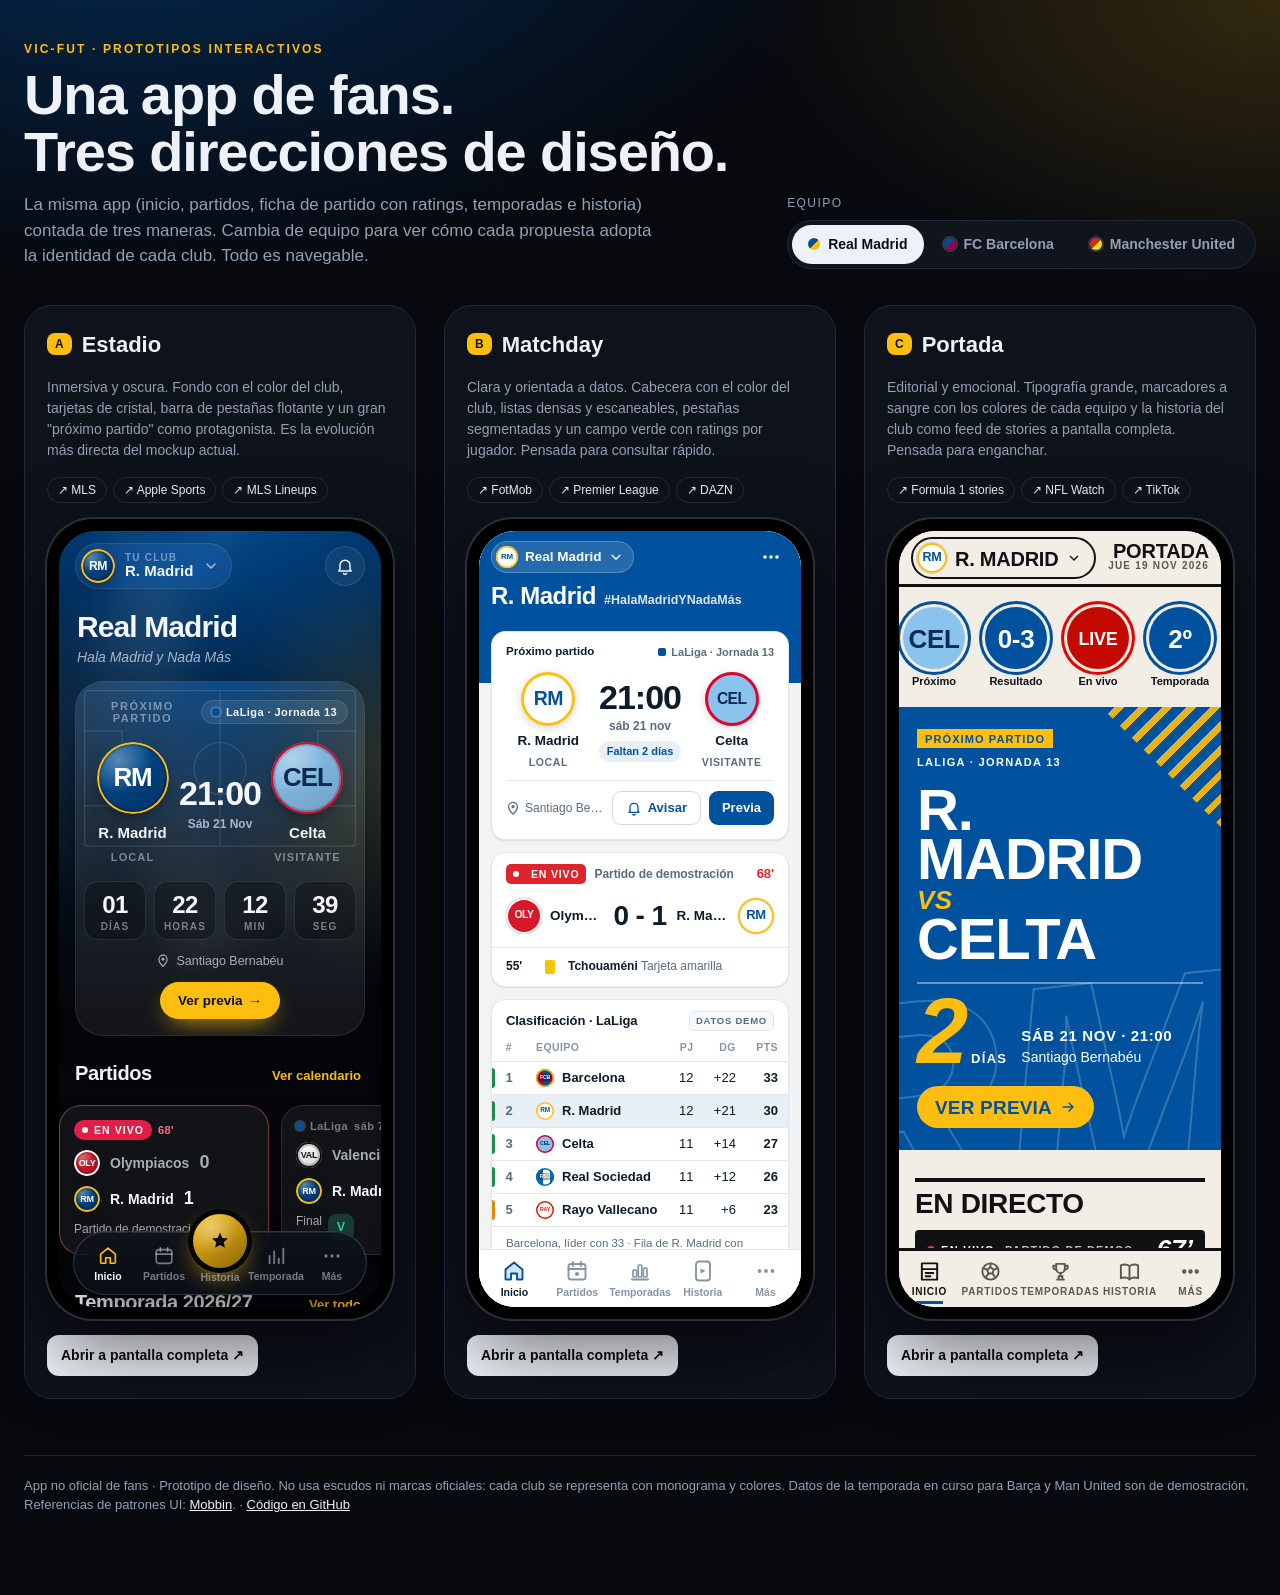
<file: index.html>
<!doctype html>
<html lang="es">
<head>
<meta charset="utf-8">
<meta name="viewport" content="width=device-width,initial-scale=1">
<title>vic-fut · 3 propuestas de diseño</title>
<meta name="description" content="Tres alternativas de diseño interactivas para una app de fans de fútbol multi-equipo.">
<style>
  :root{--bg:#07090f;--card:#10141d;--line:#222a38;--txt:#eef2f8;--mut:#93a0b4;--acc:#febe10;--pri:#00529f;--r:18px}
  *{box-sizing:border-box;margin:0;padding:0}
  body{font-family:-apple-system,BlinkMacSystemFont,'Segoe UI',Roboto,Helvetica,Arial,sans-serif;background:var(--bg);color:var(--txt);line-height:1.5;transition:background .4s}
  body::before{content:"";position:fixed;inset:0;z-index:-1;background:radial-gradient(1200px 600px at 10% -10%,color-mix(in srgb,var(--pri) 45%,transparent),transparent 60%),radial-gradient(900px 500px at 100% 0%,color-mix(in srgb,var(--acc) 18%,transparent),transparent 60%);transition:background .4s}
  .wrap{max-width:1320px;margin:0 auto;padding:40px 24px 80px}
  header{display:flex;flex-wrap:wrap;gap:24px;align-items:flex-end;justify-content:space-between;margin-bottom:36px}
  .eyebrow{font-size:12px;letter-spacing:.18em;text-transform:uppercase;color:var(--acc);font-weight:700}
  h1{font-size:clamp(32px,5vw,56px);line-height:1.02;letter-spacing:-.02em;margin:8px 0 12px;font-weight:800}
  .lede{color:var(--mut);max-width:640px;font-size:17px}
  .switch{display:flex;flex-direction:column;gap:8px}
  .switch span{font-size:12px;color:var(--mut);text-transform:uppercase;letter-spacing:.12em}
  .seg{display:inline-flex;background:var(--card);border:1px solid var(--line);border-radius:999px;padding:4px;gap:4px}
  .seg button{all:unset;cursor:pointer;padding:9px 16px;border-radius:999px;font-weight:600;font-size:14px;color:var(--mut);display:flex;align-items:center;gap:8px}
  .seg button .dot{width:12px;height:12px;border-radius:50%;box-shadow:0 0 0 2px rgba(255,255,255,.15)}
  .seg button[aria-pressed=true]{background:var(--txt);color:#0b0e14}
  .seg button:focus-visible{outline:2px solid var(--acc);outline-offset:2px}
  .grid{display:grid;grid-template-columns:repeat(auto-fit,minmax(380px,1fr));gap:28px}
  .opt{background:color-mix(in srgb,var(--card) 88%,transparent);border:1px solid var(--line);border-radius:28px;padding:22px;display:flex;flex-direction:column;gap:16px;backdrop-filter:blur(8px)}
  .opt h2{font-size:22px;display:flex;align-items:center;gap:10px}
  .opt h2 .tag{font-size:12px;font-weight:800;background:var(--acc);color:#111;border-radius:8px;padding:2px 8px}
  .opt p{color:var(--mut);font-size:14px}
  .refs{display:flex;flex-wrap:wrap;gap:6px}
  .refs a{font-size:12px;color:var(--txt);text-decoration:none;border:1px solid var(--line);border-radius:999px;padding:3px 10px}
  .refs a:hover{border-color:var(--acc)}
  .phone{align-self:center;width:390px;max-width:100%;height:800px;border-radius:46px;padding:12px;background:#000;box-shadow:0 0 0 2px #2a2f3a,0 30px 80px rgba(0,0,0,.55);position:relative}
  .phone iframe{width:100%;height:100%;border:0;border-radius:36px;background:#000;display:block}
  .actions{display:flex;gap:10px;flex-wrap:wrap}
  .btn{display:inline-flex;align-items:center;gap:6px;padding:10px 14px;border-radius:12px;background:var(--txt);color:#0b0e14;text-decoration:none;font-weight:700;font-size:14px}
  .btn.ghost{background:transparent;color:var(--txt);border:1px solid var(--line)}
  footer{margin-top:56px;color:var(--mut);font-size:13px;border-top:1px solid var(--line);padding-top:20px}
  footer a{color:var(--txt)}
  @media (max-width:440px){.phone{height:720px;border-radius:36px;padding:8px}.phone iframe{border-radius:30px}.grid{grid-template-columns:1fr}}
</style>
</head>
<body>
<div class="wrap">
  <header>
    <div>
      <div class="eyebrow">vic-fut · prototipos interactivos</div>
      <h1>Una app de fans.<br>Tres direcciones de diseño.</h1>
      <p class="lede">La misma app (inicio, partidos, ficha de partido con ratings, temporadas e historia) contada de tres maneras. Cambia de equipo para ver cómo cada propuesta adopta la identidad de cada club. Todo es navegable.</p>
    </div>
    <div class="switch">
      <span>Equipo</span>
      <div class="seg" role="group" aria-label="Equipo" id="teamSeg"></div>
    </div>
  </header>

  <main class="grid" id="grid"></main>

  <footer>
    App no oficial de fans · Prototipo de diseño. No usa escudos ni marcas oficiales: cada club se representa con monograma y colores.
    Datos de la temporada en curso para Barça y Man United son de demostración. Referencias de patrones UI: <a href="https://mobbin.com" target="_blank" rel="noopener">Mobbin</a>.
    · <a href="https://github.com/juandozuna/vic-fut" target="_blank" rel="noopener">Código en GitHub</a>
  </footer>
</div>

<script src="shared/teams.js"></script>
<script>
(function(){
  var OPTIONS=[
    {key:'a',dir:'prototypes/a-estadio/',name:'Estadio',tag:'A',
     desc:'Inmersiva y oscura. Fondo con el color del club, tarjetas de cristal, barra de pestañas flotante y un gran "próximo partido" como protagonista. Es la evolución más directa del mockup actual.',
     refs:[['MLS','https://mobbin.com/screens/3fcac024-96e4-49ba-b47d-82d772364bda'],['Apple Sports','https://mobbin.com/screens/6e38370d-dd88-40f6-a066-6aa6cd4b0931'],['MLS Lineups','https://mobbin.com/screens/05e8dc71-e298-4662-9407-3ea3af6964b4']]},
    {key:'b',dir:'prototypes/b-matchday/',name:'Matchday',tag:'B',
     desc:'Clara y orientada a datos. Cabecera con el color del club, listas densas y escaneables, pestañas segmentadas y un campo verde con ratings por jugador. Pensada para consultar rápido.',
     refs:[['FotMob','https://mobbin.com/screens/ac4c1a37-b0aa-4099-9672-334e9def90df'],['Premier League','https://mobbin.com/screens/7b028150-404e-4e1b-9a59-b68f0cc0810e'],['DAZN','https://mobbin.com/screens/55588bc8-b85c-4dea-8748-c782cb0a6821']]},
    {key:'c',dir:'prototypes/c-portada/',name:'Portada',tag:'C',
     desc:'Editorial y emocional. Tipografía grande, marcadores a sangre con los colores de cada equipo y la historia del club como feed de stories a pantalla completa. Pensada para enganchar.',
     refs:[['Formula 1 stories','https://mobbin.com/screens/11a7bec2-741a-4700-8747-9915c1c0c4c4'],['NFL Watch','https://mobbin.com/screens/923d1339-0a2a-46bf-8990-4c81a4810f3e'],['TikTok','https://mobbin.com/screens/556e5bc3-e71f-4f0a-b7cf-712b443ffce8']]}
  ];
  var V=window.VICFUT||{order:['rm','fcb','mu'],defaultTeam:'rm',teams:{rm:{name:'Real Madrid',colors:{primary:'#00529f',accent:'#febe10'}},fcb:{name:'FC Barcelona',colors:{primary:'#004d98',accent:'#a50044'}},mu:{name:'Manchester United',colors:{primary:'#da291c',accent:'#fbe122'}}}};
  var params=new URLSearchParams(location.search);
  var team=V.teams[params.get('team')]?params.get('team'):V.defaultTeam;
  var seg=document.getElementById('teamSeg'),grid=document.getElementById('grid');

  V.order.forEach(function(id){
    var t=V.teams[id],b=document.createElement('button');
    b.type='button';b.dataset.team=id;
    b.innerHTML='<i class="dot" style="background:linear-gradient(135deg,'+t.colors.primary+' 50%,'+t.colors.accent+' 50%)"></i>'+t.name;
    b.addEventListener('click',function(){setTeam(id);});
    seg.appendChild(b);
  });

  OPTIONS.forEach(function(o){
    var el=document.createElement('section');el.className='opt';el.id='opt-'+o.key;
    el.innerHTML='<h2><span class="tag">'+o.tag+'</span>'+o.name+'</h2><p>'+o.desc+'</p>'+
      '<div class="refs">'+o.refs.map(function(r){return '<a href="'+r[1]+'" target="_blank" rel="noopener">↗ '+r[0]+'</a>';}).join('')+'</div>'+
      '<div class="phone"><iframe title="Prototipo '+o.name+'" loading="lazy" data-dir="'+o.dir+'"></iframe></div>'+
      '<div class="actions"><a class="btn" data-open="'+o.dir+'" target="_blank" rel="noopener">Abrir a pantalla completa ↗</a></div>';
    grid.appendChild(el);
  });

  function setTeam(id){
    team=id;var t=V.teams[id];
    document.documentElement.style.setProperty('--pri',t.colors.primary);
    document.documentElement.style.setProperty('--acc',t.colors.accent);
    [].forEach.call(seg.children,function(b){b.setAttribute('aria-pressed',String(b.dataset.team===id));});
    [].forEach.call(document.querySelectorAll('iframe[data-dir]'),function(f){
      if(!f.src){f.src=f.dataset.dir+'?team='+id;return;}
      try{f.contentWindow.postMessage({type:'vicfut:team',team:id},'*');}catch(e){f.src=f.dataset.dir+'?team='+id;}
    });
    [].forEach.call(document.querySelectorAll('[data-open]'),function(a){a.href=a.dataset.open+'?team='+id;});
    var u=new URL(location.href);u.searchParams.set('team',id);history.replaceState(null,'',u);
  }
  setTeam(team);
})();
</script>
</body>
</html>
</file>
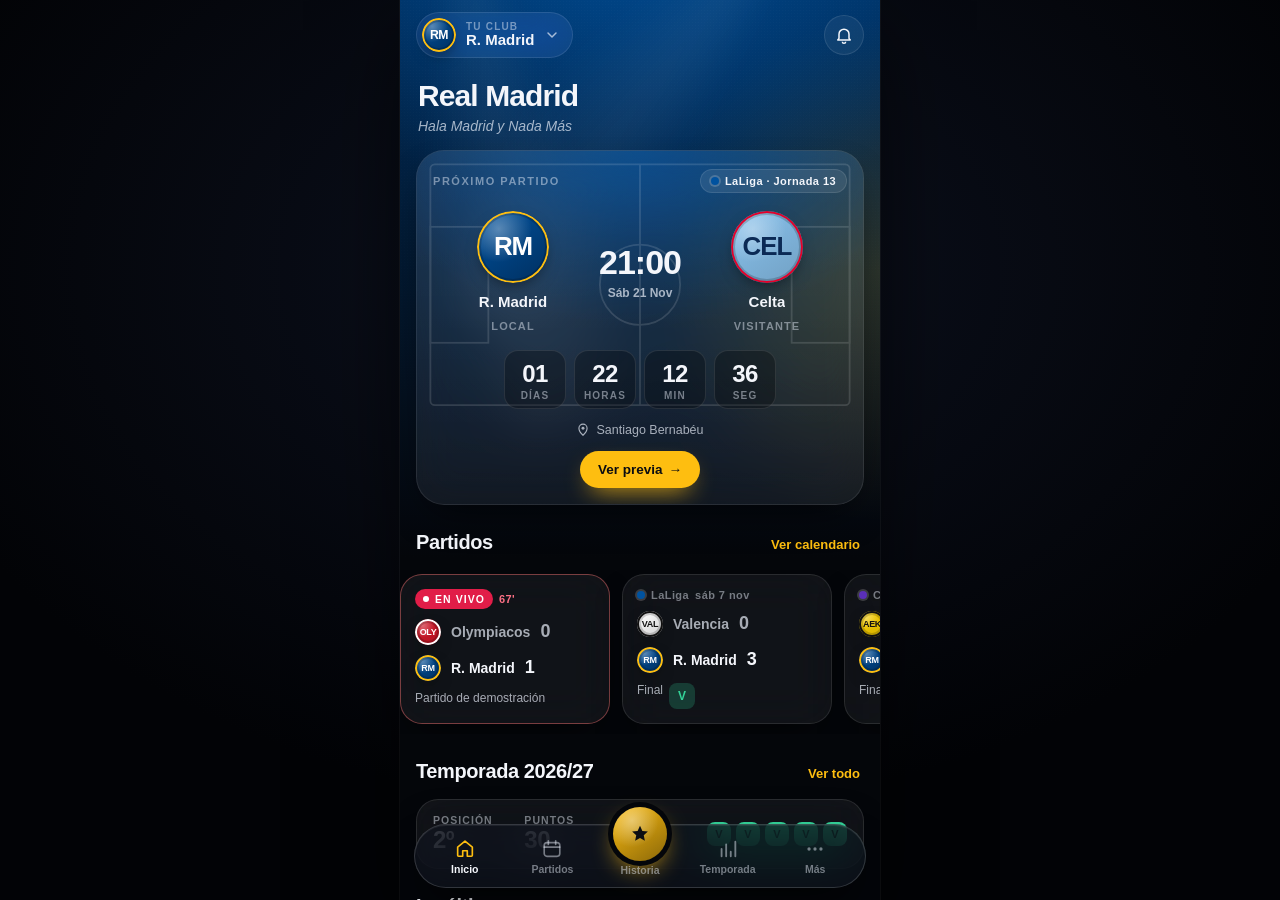
<file: prototypes/a-estadio/index.html>
<!doctype html>
<html lang="es">
<head>
<meta charset="utf-8">
<meta name="viewport" content="width=device-width, initial-scale=1, viewport-fit=cover">
<meta name="theme-color" content="#05070b">
<meta name="color-scheme" content="dark light">
<title>vic-fut · Estadio</title>
<link rel="stylesheet" href="styles.css">
</head>
<body>
<div class="app" id="app" data-theme="dark">
  <div class="atmos" aria-hidden="true">
    <div class="atmos-grad"></div>
    <div class="flood flood-l"></div>
    <div class="flood flood-r"></div>
    <div class="atmos-grain"></div>
  </div>

  <header class="topbar" id="topbar">
    <button class="club-pill" id="clubPill" type="button" aria-haspopup="dialog" aria-controls="teamSheet">
      <span class="mono" id="pillMono" aria-hidden="true"></span>
      <span class="club-pill-txt">
        <span class="club-pill-kick">Tu club</span>
        <span class="club-pill-name" id="pillName"></span>
      </span>
      <svg class="chev" viewBox="0 0 24 24" aria-hidden="true"><path d="M6 9l6 6 6-6" fill="none" stroke="currentColor" stroke-width="2.2" stroke-linecap="round" stroke-linejoin="round"/></svg>
    </button>
    <div class="topbar-right">
      <span class="demo-badge" id="demoBadge" hidden>DATOS DEMO</span>
      <button class="icon-btn" type="button" id="bellBtn" aria-label="Notificaciones">
        <svg viewBox="0 0 24 24" aria-hidden="true"><path d="M6 16V11a6 6 0 1 1 12 0v5l1.5 2h-15L6 16zM10 20a2 2 0 0 0 4 0" fill="none" stroke="currentColor" stroke-width="1.8" stroke-linejoin="round"/></svg>
      </button>
    </div>
  </header>

  <main class="screens" id="screens">
    <section class="screen" id="scr-home" data-screen="home" aria-label="Inicio"></section>
    <section class="screen" id="scr-matches" data-screen="matches" aria-label="Partidos" hidden></section>
    <section class="screen screen-history" id="scr-history" data-screen="history" aria-label="Historia" hidden></section>
    <section class="screen" id="scr-season" data-screen="season" aria-label="Temporada" hidden></section>
    <section class="screen" id="scr-more" data-screen="more" aria-label="Más" hidden></section>
  </main>

  <!-- Vista de partido (se apila sobre la pestaña activa) -->
  <section class="detail" id="detail" aria-label="Detalle del partido" hidden></section>

  <nav class="tabbar" id="tabbar" aria-label="Navegación principal">
    <button type="button" class="tab" data-tab="home" aria-label="Inicio">
      <svg viewBox="0 0 24 24" aria-hidden="true"><path d="M4 11l8-6.5 8 6.5V20a1 1 0 0 1-1 1h-4.5v-6h-5v6H5a1 1 0 0 1-1-1z" fill="none" stroke="currentColor" stroke-width="1.8" stroke-linejoin="round"/></svg>
      <span>Inicio</span>
    </button>
    <button type="button" class="tab" data-tab="matches" aria-label="Partidos">
      <svg viewBox="0 0 24 24" aria-hidden="true"><rect x="3.5" y="5" width="17" height="15" rx="3" fill="none" stroke="currentColor" stroke-width="1.8"/><path d="M3.5 10h17M8 3v4M16 3v4" stroke="currentColor" stroke-width="1.8" stroke-linecap="round"/></svg>
      <span>Partidos</span>
    </button>
    <button type="button" class="tab tab-center" data-tab="history" aria-label="Historia">
      <span class="tab-orb">
        <svg viewBox="0 0 24 24" aria-hidden="true"><path d="M12 3l2.6 5.6 6 .7-4.5 4.1 1.2 6L12 16.4 6.7 19.4l1.2-6L3.4 9.3l6-.7z" fill="currentColor"/></svg>
      </span>
      <span>Historia</span>
    </button>
    <button type="button" class="tab" data-tab="season" aria-label="Temporada">
      <svg viewBox="0 0 24 24" aria-hidden="true"><path d="M5 20V12M10 20V7M15 20v-5M20 20V4" fill="none" stroke="currentColor" stroke-width="2" stroke-linecap="round"/></svg>
      <span>Temporada</span>
    </button>
    <button type="button" class="tab" data-tab="more" aria-label="Más">
      <svg viewBox="0 0 24 24" aria-hidden="true"><circle cx="5.5" cy="12" r="1.8" fill="currentColor"/><circle cx="12" cy="12" r="1.8" fill="currentColor"/><circle cx="18.5" cy="12" r="1.8" fill="currentColor"/></svg>
      <span>Más</span>
    </button>
  </nav>

  <!-- Hojas inferiores -->
  <div class="scrim" id="scrim" hidden></div>
  <div class="sheet" id="teamSheet" role="dialog" aria-modal="true" aria-labelledby="teamSheetTitle" hidden>
    <div class="sheet-grab" aria-hidden="true"></div>
    <div class="sheet-head">
      <h2 id="teamSheetTitle">Elige tu club</h2>
      <button type="button" class="icon-btn sheet-x" data-close aria-label="Cerrar">✕</button>
    </div>
    <div class="team-list" id="teamList"></div>
  </div>
  <div class="sheet" id="playerSheet" role="dialog" aria-modal="true" aria-labelledby="playerSheetTitle" hidden></div>

  <div class="theme-wipe" id="themeWipe" aria-hidden="true"><span class="theme-wipe-mono" id="wipeMono"></span></div>
  <div class="goal-burst" id="goalBurst" aria-hidden="true"></div>
  <div class="toast" id="toast" role="status" aria-live="polite"></div>
</div>

<script src="../../shared/teams.js"></script>
<script src="app.js"></script>
</body>
</html>
</file>
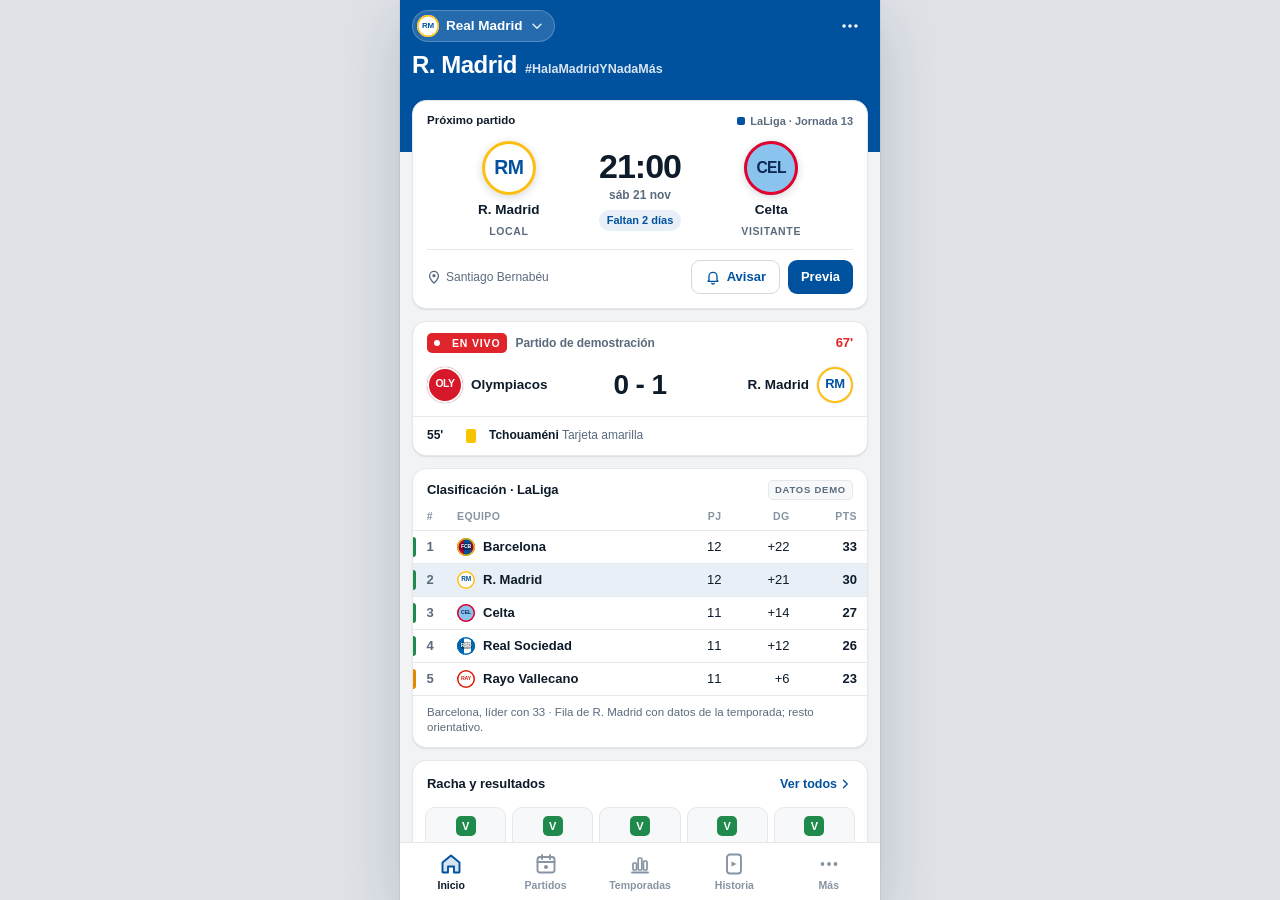
<file: prototypes/b-matchday/index.html>
<!doctype html>
<html lang="es">
<head>
<meta charset="utf-8">
<meta name="viewport" content="width=device-width, initial-scale=1, viewport-fit=cover">
<meta name="theme-color" content="#00529f">
<meta name="color-scheme" content="light dark">
<title>vic-fut · Matchday</title>
<link rel="icon" href="data:,">
<link rel="stylesheet" href="styles.css">
</head>
<body>
<svg width="0" height="0" style="position:absolute" aria-hidden="true" focusable="false">
  <defs>
    <symbol id="i-ball" viewBox="0 0 16 16"><circle cx="8" cy="8" r="7" fill="#fff" stroke="#111" stroke-width="1.2"/><path d="M8 4.6l2.4 1.7-.9 2.9H6.5l-.9-2.9z" fill="#111"/><path d="M8 4.6V1.2M10.4 6.3l3.1-1.2M9.5 9.2l1.9 2.7M6.5 9.2l-1.9 2.7M5.6 6.3L2.5 5.1" stroke="#111" stroke-width="1"/></symbol>
    <symbol id="i-boot" viewBox="0 0 16 16"><path d="M2 4h4l1 4 6 1.5c1 .3 1.5 1 1.5 2V12H2z" fill="currentColor"/><path d="M3 13.5h1M6 13.5h1M9 13.5h1M12 13.5h1" stroke="currentColor" stroke-width="1.4"/></symbol>
    <symbol id="i-star" viewBox="0 0 16 16"><path d="M8 1.2l2 4.3 4.7.5-3.5 3.2 1 4.6L8 11.5l-4.2 2.3 1-4.6L1.3 6l4.7-.5z" fill="currentColor"/></symbol>
    <symbol id="i-up" viewBox="0 0 16 16"><path d="M8 2l5 6H9.5v6h-3V8H3z" fill="currentColor"/></symbol>
    <symbol id="i-down" viewBox="0 0 16 16"><path d="M8 14L3 8h3.5V2h3v6H13z" fill="currentColor"/></symbol>
    <symbol id="i-chev" viewBox="0 0 16 16"><path d="M6 3l5 5-5 5" fill="none" stroke="currentColor" stroke-width="1.8" stroke-linecap="round" stroke-linejoin="round"/></symbol>
    <symbol id="i-chevd" viewBox="0 0 16 16"><path d="M3.5 6l4.5 4.5L12.5 6" fill="none" stroke="currentColor" stroke-width="1.8" stroke-linecap="round" stroke-linejoin="round"/></symbol>
    <symbol id="i-back" viewBox="0 0 24 24"><path d="M15 5l-7 7 7 7" fill="none" stroke="currentColor" stroke-width="2.2" stroke-linecap="round" stroke-linejoin="round"/></symbol>
    <symbol id="i-heart" viewBox="0 0 24 24"><path d="M12 20.5s-7.5-4.6-9.2-9.4C1.6 7.6 3.9 4.5 7.2 4.5c2 0 3.6 1.1 4.8 2.8 1.2-1.7 2.8-2.8 4.8-2.8 3.3 0 5.6 3.1 4.4 6.6-1.7 4.8-9.2 9.4-9.2 9.4z" fill="var(--fill,none)" stroke="currentColor" stroke-width="2" stroke-linejoin="round"/></symbol>
    <symbol id="i-save" viewBox="0 0 24 24"><path d="M6 3.5h12v17l-6-4.2-6 4.2z" fill="var(--fill,none)" stroke="currentColor" stroke-width="2" stroke-linejoin="round"/></symbol>
    <symbol id="i-share" viewBox="0 0 24 24"><path d="M12 15V3.5M7.5 8L12 3.5 16.5 8M5 12v7.5h14V12" fill="none" stroke="currentColor" stroke-width="2" stroke-linecap="round" stroke-linejoin="round"/></symbol>
    <symbol id="i-bell" viewBox="0 0 24 24"><path d="M6 16.5V11a6 6 0 0112 0v5.5l1.5 2h-15zM10 20.5a2 2 0 004 0" fill="var(--fill,none)" stroke="currentColor" stroke-width="2" stroke-linejoin="round"/></symbol>
    <symbol id="i-pin" viewBox="0 0 16 16"><path d="M8 15s5-4.6 5-8.5A5 5 0 003 6.5C3 10.4 8 15 8 15z" fill="none" stroke="currentColor" stroke-width="1.5"/><circle cx="8" cy="6.5" r="1.8" fill="currentColor"/></symbol>
    <symbol id="i-check" viewBox="0 0 16 16"><path d="M3 8.5l3.2 3L13 4.5" fill="none" stroke="currentColor" stroke-width="2" stroke-linecap="round" stroke-linejoin="round"/></symbol>
    <symbol id="i-swap" viewBox="0 0 16 16"><path d="M4 5h9l-2.5-2.5M12 11H3l2.5 2.5" fill="none" stroke="currentColor" stroke-width="1.6" stroke-linecap="round" stroke-linejoin="round"/></symbol>
    <!-- tab bar -->
    <symbol id="t-home" viewBox="0 0 24 24"><path d="M3.5 10.5L12 3.5l8.5 7V20a.5.5 0 01-.5.5h-5v-6h-6v6H4a.5.5 0 01-.5-.5z" fill="var(--fill,none)" stroke="currentColor" stroke-width="1.9" stroke-linejoin="round"/></symbol>
    <symbol id="t-matches" viewBox="0 0 24 24"><rect x="3.5" y="5" width="17" height="15.5" rx="2.5" fill="var(--fill,none)" stroke="currentColor" stroke-width="1.9"/><path d="M3.5 10h17M8 3v4M16 3v4" stroke="currentColor" stroke-width="1.9" stroke-linecap="round"/><circle cx="12" cy="15" r="2" fill="var(--dot,currentColor)"/></symbol>
    <symbol id="t-season" viewBox="0 0 24 24"><path d="M4 20.5h16" stroke="currentColor" stroke-width="1.9" stroke-linecap="round"/><rect x="5" y="11" width="3.6" height="7" rx="1" fill="var(--fill,none)" stroke="currentColor" stroke-width="1.7"/><rect x="10.2" y="6" width="3.6" height="12" rx="1" fill="var(--fill,none)" stroke="currentColor" stroke-width="1.7"/><rect x="15.4" y="9" width="3.6" height="9" rx="1" fill="var(--fill,none)" stroke="currentColor" stroke-width="1.7"/></symbol>
    <symbol id="t-history" viewBox="0 0 24 24"><rect x="5" y="2.5" width="14" height="19" rx="3" fill="var(--fill,none)" stroke="currentColor" stroke-width="1.9"/><path d="M9.5 9.5l5 2.5-5 2.5z" fill="var(--dot,currentColor)"/></symbol>
    <symbol id="t-more" viewBox="0 0 24 24"><circle cx="5.5" cy="12" r="1.9" fill="currentColor"/><circle cx="12" cy="12" r="1.9" fill="currentColor"/><circle cx="18.5" cy="12" r="1.9" fill="currentColor"/></symbol>
  </defs>
</svg>

<div class="app" id="app">
  <a class="skip" href="#view">Saltar al contenido</a>
  <header class="appbar" id="appbar"></header>
  <main class="view" id="view" tabindex="-1" aria-live="off"></main>
  <nav class="tabbar" id="tabbar" aria-label="Secciones">
    <button type="button" class="tab" data-act="go" data-v="home"><svg aria-hidden="true"><use href="#t-home"/></svg><span>Inicio</span></button>
    <button type="button" class="tab" data-act="go" data-v="matches"><svg aria-hidden="true"><use href="#t-matches"/></svg><span>Partidos</span></button>
    <button type="button" class="tab" data-act="go" data-v="season"><svg aria-hidden="true"><use href="#t-season"/></svg><span>Temporadas</span></button>
    <button type="button" class="tab" data-act="go" data-v="history"><svg aria-hidden="true"><use href="#t-history"/></svg><span>Historia</span></button>
    <button type="button" class="tab" data-act="go" data-v="more"><svg aria-hidden="true"><use href="#t-more"/></svg><span>Más</span></button>
  </nav>

  <div class="scrim" id="scrim" hidden data-act="close"></div>
  <section class="sheet" id="sheet" role="dialog" aria-modal="true" aria-labelledby="sheetTitle" hidden tabindex="-1"></section>
  <div class="toast" id="toast" role="status" aria-live="polite"></div>
</div>

<script src="../../shared/teams.js"></script>
<script src="app.js"></script>
</body>
</html>
</file>
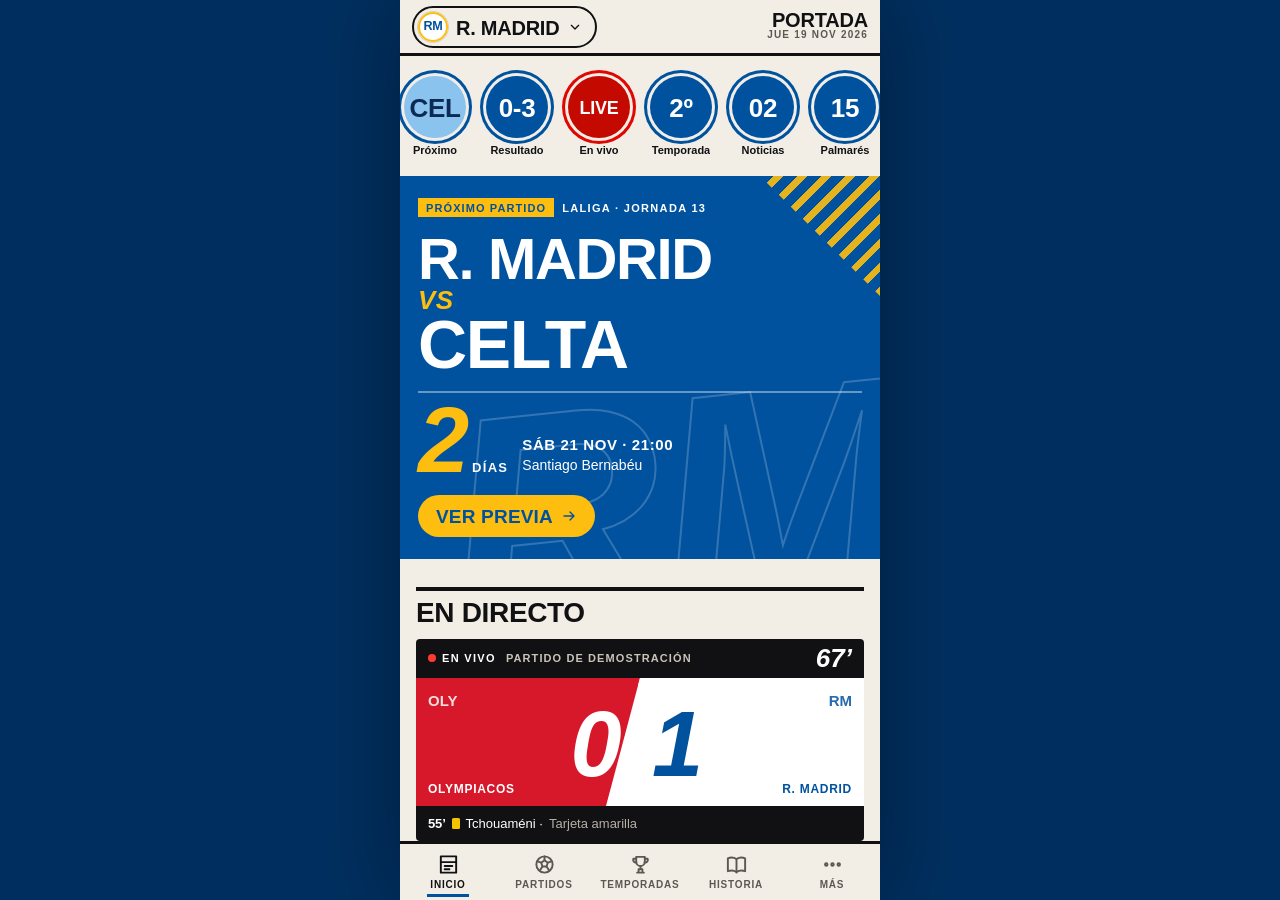
<file: prototypes/c-portada/index.html>
<!doctype html>
<html lang="es">
<head>
<meta charset="utf-8">
<meta name="viewport" content="width=device-width,initial-scale=1,viewport-fit=cover">
<meta name="theme-color" content="#00529f">
<title>vic-fut · Portada</title>
<meta name="description" content="Propuesta C · Portada: app de fans editorial, con stories, marcadores a sangre y la historia del club a pantalla completa.">
<link rel="icon" href="data:image/svg+xml,%3Csvg xmlns=%22http://www.w3.org/2000/svg%22 viewBox=%220 0 32 32%22%3E%3Crect width=%2232%22 height=%2232%22 rx=%226%22 fill=%22%23111%22/%3E%3Ctext x=%2216%22 y=%2223%22 font-size=%2218%22 font-family=%22Arial%22 font-weight=%22900%22 fill=%22%23fff%22 text-anchor=%22middle%22%3EC%3C/text%3E%3C/svg%3E">
<link rel="stylesheet" href="styles.css">
</head>
<body>
<div class="app" id="app" data-screen="home">
  <header class="masthead" id="masthead"></header>
  <main class="view" id="view" tabindex="-1"></main>
  <nav class="tabbar" id="tabbar" aria-label="Secciones"></nav>
  <div class="layer" id="layer"></div>
  <div class="curtain" id="curtain" aria-hidden="true"><div class="curtain-mono" id="curtainMono"></div></div>
  <div class="toast" id="toast" role="status" aria-live="polite"></div>
</div>
<noscript><p style="padding:24px;font-family:system-ui">Este prototipo necesita JavaScript.</p></noscript>
<script src="../../shared/teams.js"></script>
<script src="app.js"></script>
</body>
</html>
</file>
<file: prototypes/a-estadio/styles.css>
/* =====================================================================
   vic-fut · Dirección A "Estadio"
   Oscuro, inmersivo, atmosférico. Todos los colores de club llegan como
   propiedades personalizadas que app.js escribe en :root.
   ===================================================================== */

@property --p  { syntax: '<color>'; inherits: true; initial-value: #00529f; }
@property --pd { syntax: '<color>'; inherits: true; initial-value: #002f5f; }
@property --a  { syntax: '<color>'; inherits: true; initial-value: #febe10; }
@property --hl { syntax: '<color>'; inherits: true; initial-value: #febe10; }

:root {
  --p: #00529f; --pd: #002f5f; --a: #febe10; --ad: #c99400;
  --on-p: #fff; --on-a: #0d1b2a;
  --hl-d: #febe10; --on-hl-d: #0d1b2a;
  --hl-l: #8a6500; --on-hl-l: #fff;
  --glow: #3b82f6;

  --bg0: #04060a;
  --ink: #f4f6fb;
  --ink2: rgba(232, 238, 248, .70);
  --ink3: rgba(232, 238, 248, .48);
  --glass: rgba(255, 255, 255, .055);
  --glass2: rgba(255, 255, 255, .09);
  --glass-strong: rgba(14, 18, 28, .72);
  --line: rgba(255, 255, 255, .10);
  --line2: rgba(255, 255, 255, .16);
  --shadow: 0 18px 40px -18px rgba(0, 0, 0, .8);
  --hl: var(--hl-d); --on-hl: var(--on-hl-d);
  --win: #34d399; --draw: #a3aab8; --loss: #f87171;

  --r-xl: 28px; --r-lg: 22px; --r-md: 16px; --r-sm: 12px;
  --tab-h: 74px;
  --ease: cubic-bezier(.2, .8, .2, 1);
  --font: -apple-system, BlinkMacSystemFont, "SF Pro Text", "Segoe UI", Roboto, "Helvetica Neue", Arial, sans-serif;
  --font-d: -apple-system, BlinkMacSystemFont, "SF Pro Display", "Segoe UI", Roboto, "Helvetica Neue", Arial, sans-serif;

  transition: --p .7s var(--ease), --pd .7s var(--ease), --a .7s var(--ease), --hl .7s var(--ease);
}

.app[data-theme="light"] {
  --bg0: #e9edf4;
  --ink: #0c1220;
  --ink2: rgba(12, 18, 32, .70);
  --ink3: rgba(12, 18, 32, .52);
  --glass: rgba(255, 255, 255, .62);
  --glass2: rgba(255, 255, 255, .82);
  --glass-strong: rgba(250, 251, 254, .86);
  --line: rgba(12, 18, 32, .10);
  --line2: rgba(12, 18, 32, .16);
  --shadow: 0 16px 34px -20px rgba(20, 30, 60, .45);
  --hl: var(--hl-l); --on-hl: var(--on-hl-l);
  --win: #047857; --draw: #4b5563; --loss: #b91c1c;
}

* { box-sizing: border-box; }
html, body { margin: 0; height: 100%; background: #020306; }
body {
  font-family: var(--font);
  color: var(--ink);
  -webkit-font-smoothing: antialiased;
  -webkit-tap-highlight-color: transparent;
  overflow: hidden;
}
button { font: inherit; color: inherit; background: none; border: 0; padding: 0; cursor: pointer; }
h1, h2, h3, h4, p { margin: 0; }
[hidden] { display: none !important; }
.sr-only { position: absolute; width: 1px; height: 1px; overflow: hidden; clip: rect(0 0 0 0); white-space: nowrap; }

:focus { outline: none; }
:focus-visible {
  outline: 2.5px solid var(--hl);
  outline-offset: 3px;
  border-radius: 10px;
}

/* ---------------------------------------------------------------- shell */
.app {
  position: relative;
  max-width: 480px;
  height: 100vh; height: 100dvh;
  margin: 0 auto;
  overflow: hidden;
  background: var(--bg0);
  color: var(--ink);
  isolation: isolate;
  box-shadow: 0 0 0 1px rgba(255,255,255,.04), 0 30px 80px rgba(0,0,0,.6);
}

.atmos { position: absolute; inset: 0; z-index: -1; pointer-events: none; overflow: hidden; }
.atmos-grad {
  position: absolute; inset: 0;
  background:
    radial-gradient(120% 55% at 50% -8%, color-mix(in srgb, var(--p) 75%, transparent) 0%, transparent 62%),
    radial-gradient(70% 40% at 100% 30%, color-mix(in srgb, var(--a) 16%, transparent) 0%, transparent 70%),
    linear-gradient(180deg, var(--pd) 0%, color-mix(in srgb, var(--pd) 45%, var(--bg0)) 30%, var(--bg0) 62%);
}
.app[data-theme="light"] .atmos-grad {
  background:
    radial-gradient(120% 50% at 50% -10%, color-mix(in srgb, var(--p) 40%, transparent) 0%, transparent 65%),
    radial-gradient(70% 40% at 100% 30%, color-mix(in srgb, var(--a) 14%, transparent) 0%, transparent 70%),
    linear-gradient(180deg, color-mix(in srgb, var(--p) 22%, var(--bg0)) 0%, var(--bg0) 45%);
}
.flood {
  position: absolute; top: -140px; width: 340px; height: 560px;
  background: conic-gradient(from 180deg at 50% 0%, transparent 0deg, rgba(255,255,255,.10) 14deg, transparent 30deg);
  filter: blur(14px);
  opacity: .55;
  animation: flood 9s ease-in-out infinite alternate;
}
.flood-l { left: -120px; transform: rotate(-24deg); transform-origin: 50% 0; }
.flood-r { right: -120px; transform: rotate(24deg); transform-origin: 50% 0; animation-delay: -4s; }
.app[data-theme="light"] .flood { opacity: .25; }
@keyframes flood { from { opacity: .35; } to { opacity: .7; } }
.atmos-grain {
  position: absolute; inset: 0; opacity: .5;
  background-image: radial-gradient(rgba(255,255,255,.035) 1px, transparent 1px);
  background-size: 3px 3px;
  mask-image: linear-gradient(180deg, #000 0, transparent 60%);
}

/* ---------------------------------------------------------------- top bar */
.topbar {
  position: absolute; top: 0; left: 0; right: 0; z-index: 20;
  display: flex; align-items: center; justify-content: space-between; gap: 10px;
  padding: calc(env(safe-area-inset-top) + 12px) 16px 10px;
  transition: opacity .3s, transform .3s var(--ease);
}
.topbar.is-overlay { background: linear-gradient(180deg, rgba(0,0,0,.55), transparent); }
.club-pill {
  display: flex; align-items: center; gap: 10px;
  padding: 5px 12px 5px 5px;
  border-radius: 999px;
  background: var(--glass);
  border: 1px solid var(--line);
  backdrop-filter: blur(18px) saturate(1.4);
  -webkit-backdrop-filter: blur(18px) saturate(1.4);
  min-height: 44px;
  transition: background .2s, transform .2s var(--ease);
}
.club-pill:hover { background: var(--glass2); }
.club-pill:active { transform: scale(.97); }
.club-pill-txt { display: flex; flex-direction: column; align-items: flex-start; line-height: 1.1; }
.club-pill-kick { font-size: 10px; letter-spacing: .12em; text-transform: uppercase; color: var(--ink3); font-weight: 600; }
.club-pill-name { font-weight: 700; font-size: 15px; }
.chev { width: 16px; height: 16px; color: var(--ink2); }
.topbar-right { display: flex; align-items: center; gap: 8px; }
.icon-btn {
  width: 40px; height: 40px; border-radius: 50%;
  display: grid; place-items: center;
  background: var(--glass); border: 1px solid var(--line);
  backdrop-filter: blur(18px); -webkit-backdrop-filter: blur(18px);
  font-size: 15px; line-height: 1;
}
.icon-btn svg { width: 20px; height: 20px; }
.icon-btn:hover { background: var(--glass2); }

.demo-badge {
  font-size: 10px; font-weight: 800; letter-spacing: .1em;
  padding: 5px 8px; border-radius: 999px;
  color: var(--on-hl); background: var(--hl);
  white-space: nowrap;
}

/* monograma: insignia propia, nunca escudo */
.mono {
  --sz: 34px;
  width: var(--sz); height: var(--sz); flex: none;
  border-radius: 50%;
  display: grid; place-items: center;
  font-family: var(--font-d);
  font-weight: 900; letter-spacing: -.04em;
  font-size: calc(var(--sz) * .36);
  color: var(--m-fg, var(--on-p));
  background:
    radial-gradient(circle at 30% 25%, rgba(255,255,255,.35), transparent 45%),
    linear-gradient(145deg, var(--m-bg, var(--p)), var(--m-bg2, var(--pd)));
  box-shadow: inset 0 0 0 2px var(--m-ring, var(--a)), inset 0 0 0 4px rgba(0,0,0,.18), 0 6px 16px -6px rgba(0,0,0,.6);
}

/* ---------------------------------------------------------------- screens */
.screens { position: absolute; inset: 0; }
.screen {
  position: absolute; inset: 0;
  overflow-y: auto; overflow-x: hidden;
  padding: calc(env(safe-area-inset-top) + 76px) 0 calc(var(--tab-h) + 40px);
  scrollbar-width: none;
  animation: screenIn .45s var(--ease) both;
}
.screen::-webkit-scrollbar { display: none; }
@keyframes screenIn { from { opacity: 0; transform: translateY(10px); } to { opacity: 1; transform: none; } }
.screen.retheme > * { animation: rethemeIn .6s var(--ease) both; }
@keyframes rethemeIn { from { opacity: 0; transform: translateY(14px) scale(.985); filter: blur(4px); } to { opacity: 1; transform: none; filter: none; } }

.pad { padding: 0 16px; }
.sec { margin-top: 26px; }
.sec-h {
  display: flex; align-items: baseline; justify-content: space-between;
  padding: 0 16px; margin-bottom: 12px;
}
.sec-h h2 { font-family: var(--font-d); font-size: 20px; font-weight: 800; letter-spacing: -.02em; }
.sec-h .link { font-size: 13px; font-weight: 600; color: var(--hl); padding: 6px 4px; }
.eyebrow { font-size: 11px; font-weight: 700; letter-spacing: .14em; text-transform: uppercase; color: var(--ink3); }

.glass {
  background: var(--glass);
  border: 1px solid var(--line);
  border-radius: var(--r-lg);
  backdrop-filter: blur(22px) saturate(1.35);
  -webkit-backdrop-filter: blur(22px) saturate(1.35);
  box-shadow: var(--shadow);
}

/* --------------------------------------------------------------- home hero */
.welcome { padding: 4px 18px 16px; }
.welcome h1 { font-family: var(--font-d); font-size: 30px; font-weight: 800; letter-spacing: -.03em; line-height: 1.05; }
.welcome p { color: var(--ink2); font-size: 14px; margin-top: 6px; font-style: italic; }

.hero {
  position: relative; margin: 0 16px; padding: 18px 16px 16px;
  border-radius: var(--r-xl); overflow: hidden;
  text-align: center;
}
.hero::before {
  content: ""; position: absolute; inset: -1px; z-index: -1;
  background:
    radial-gradient(90% 70% at 50% 0%, color-mix(in srgb, var(--p) 55%, transparent), transparent 70%),
    linear-gradient(180deg, rgba(255,255,255,.06), rgba(255,255,255,.01));
}
.hero-pitch { position: absolute; inset: 0; z-index: -1; opacity: .13; pointer-events: none; }
.hero-top { display: flex; justify-content: space-between; align-items: center; gap: 8px; }
.comp-tag {
  display: inline-flex; align-items: center; gap: 6px;
  font-size: 11px; font-weight: 700; letter-spacing: .04em;
  padding: 5px 10px; border-radius: 999px;
  background: var(--glass2); border: 1px solid var(--line);
  white-space: nowrap;
}
.comp-dot { width: 8px; height: 8px; border-radius: 50%; background: var(--c, var(--hl)); box-shadow: 0 0 0 2px rgba(255,255,255,.18); flex: none; }
.hero-teams { display: grid; grid-template-columns: 1fr auto 1fr; align-items: center; margin-top: 18px; gap: 6px; }
.hero-team { display: flex; flex-direction: column; align-items: center; gap: 10px; min-width: 0; }
.hero-team .mono { --sz: 72px; }
.hero-team-name { font-weight: 700; font-size: 15px; max-width: 100%; overflow: hidden; text-overflow: ellipsis; white-space: nowrap; }
.hero-team-tag { font-size: 11px; color: var(--ink3); font-weight: 600; text-transform: uppercase; letter-spacing: .1em; }
.hero-mid { display: flex; flex-direction: column; align-items: center; gap: 4px; }
.hero-time { font-family: var(--font-d); font-size: 34px; font-weight: 800; letter-spacing: -.03em; font-variant-numeric: tabular-nums; }
.hero-date { font-size: 12px; color: var(--ink2); font-weight: 600; text-transform: capitalize; }
.countdown { display: flex; justify-content: center; gap: 8px; margin-top: 18px; }
.cd-box {
  min-width: 62px; padding: 9px 6px 7px; border-radius: 14px;
  background: rgba(0,0,0,.28); border: 1px solid var(--line);
}
.app[data-theme="light"] .cd-box { background: rgba(255,255,255,.6); }
.cd-n { display: block; font-family: var(--font-d); font-size: 24px; font-weight: 800; font-variant-numeric: tabular-nums; letter-spacing: -.02em; }
.cd-l { display: block; font-size: 10px; font-weight: 700; color: var(--ink3); letter-spacing: .12em; text-transform: uppercase; margin-top: 2px; }
.hero-venue { margin-top: 14px; font-size: 12.5px; color: var(--ink2); display: flex; justify-content: center; align-items: center; gap: 6px; }
.hero-cta {
  margin-top: 14px; display: inline-flex; align-items: center; gap: 6px;
  padding: 11px 18px; border-radius: 999px;
  background: var(--hl); color: var(--on-hl);
  font-weight: 800; font-size: 13.5px;
  box-shadow: 0 10px 24px -10px var(--hl);
  transition: transform .2s var(--ease);
}
.hero-cta:active { transform: scale(.96); }

/* -------------------------------------------------- carrusel horizontal */
.rail {
  display: flex; gap: 12px; overflow-x: auto; padding: 4px 16px 10px;
  scroll-snap-type: x mandatory; scrollbar-width: none;
}
.rail::-webkit-scrollbar { display: none; }
.mcard {
  flex: none; width: 210px; padding: 14px; text-align: left;
  scroll-snap-align: start;
  display: flex; flex-direction: column; gap: 10px;
  transition: transform .2s var(--ease), background .2s;
}
.mcard:hover { background: var(--glass2); }
.mcard:active { transform: scale(.97); }
.mcard-top { display: flex; justify-content: space-between; align-items: center; font-size: 11px; color: var(--ink3); font-weight: 700; letter-spacing: .04em; gap: 6px; }
.mcard-row { display: flex; align-items: center; gap: 10px; font-weight: 600; font-size: 14px; }
.mcard-row .mono { --sz: 26px; font-size: 9px; }
.mcard-row .nm { flex: 1; min-width: 0; overflow: hidden; text-overflow: ellipsis; white-space: nowrap; }
.mcard-row .sc { font-family: var(--font-d); font-weight: 800; font-size: 18px; font-variant-numeric: tabular-nums; }
.mcard-row.lose { color: var(--ink2); }
.mcard-foot { font-size: 12px; color: var(--ink2); display: flex; justify-content: space-between; gap: 6px; }

.mcard.live { border-color: color-mix(in srgb, var(--loss) 45%, transparent); }
.live-pill {
  display: inline-flex; align-items: center; gap: 6px;
  font-size: 10.5px; font-weight: 800; letter-spacing: .1em;
  color: #fff; background: #e11d48; padding: 4px 8px; border-radius: 999px;
}
.live-pill i { width: 6px; height: 6px; border-radius: 50%; background: #fff; animation: blink 1.2s infinite; }
.live-pill.ended { background: var(--glass2); color: var(--ink2); }
.live-pill.ended i { display: none; }
@keyframes blink { 50% { opacity: .2; } }
.live-min { color: #fb7185; font-weight: 800; font-variant-numeric: tabular-nums; }
.app[data-theme="light"] .live-min { color: #be123c; }
.pulse-score { animation: pulseScore .9s var(--ease); }
@keyframes pulseScore { 0% { transform: scale(1); } 30% { transform: scale(1.5); color: var(--hl); } 100% { transform: scale(1); } }

/* --------------------------------------------------------------- noticias */
.news { display: flex; flex-direction: column; gap: 10px; padding: 0 16px; }
.news-item { display: grid; grid-template-columns: 46px 1fr; gap: 12px; padding: 14px; align-items: start; }
.news-ic {
  width: 46px; height: 46px; border-radius: 14px; display: grid; place-items: center; font-size: 22px;
  background: linear-gradient(145deg, color-mix(in srgb, var(--p) 60%, transparent), color-mix(in srgb, var(--pd) 70%, transparent));
  border: 1px solid var(--line);
}
.news-meta { font-size: 11px; font-weight: 700; color: var(--hl); letter-spacing: .06em; text-transform: uppercase; display: flex; gap: 8px; }
.news-meta span + span { color: var(--ink3); }
.news-item h3 { font-size: 15px; font-weight: 700; margin-top: 3px; line-height: 1.25; }
.news-item p { font-size: 13px; color: var(--ink2); margin-top: 4px; line-height: 1.4; }
.note { font-size: 11.5px; color: var(--ink3); padding: 8px 18px 0; line-height: 1.4; }

/* resumen de temporada en inicio */
.strip { margin: 0 16px; padding: 14px 16px; display: grid; grid-template-columns: repeat(3, 1fr) auto; align-items: center; gap: 8px; text-align: left; width: calc(100% - 32px); }
.strip-k { font-size: 10.5px; font-weight: 700; color: var(--ink3); letter-spacing: .1em; text-transform: uppercase; }
.strip-v { font-family: var(--font-d); font-size: 24px; font-weight: 800; letter-spacing: -.02em; }
.motto-band {
  margin: 26px 16px 0; padding: 22px 18px; border-radius: var(--r-xl);
  background:
    radial-gradient(80% 120% at 0% 0%, color-mix(in srgb, var(--a) 30%, transparent), transparent 60%),
    linear-gradient(135deg, var(--p), var(--pd));
  color: var(--on-p);
  position: relative; overflow: hidden;
}
.motto-band .mono-bg { position: absolute; right: -12px; bottom: -34px; font-size: 120px; font-weight: 900; opacity: .12; font-family: var(--font-d); letter-spacing: -.06em; }
.motto-band .eyebrow { color: inherit; opacity: .8; }
.motto-band strong { display: block; font-family: var(--font-d); font-size: 22px; font-weight: 800; margin-top: 6px; letter-spacing: -.02em; line-height: 1.15; }
.motto-band span.tag { display: inline-block; margin-top: 8px; font-size: 12.5px; opacity: .85; }

/* form */
.form { display: flex; gap: 5px; }
.form b {
  width: 24px; height: 24px; border-radius: 8px; display: grid; place-items: center;
  font-size: 11px; font-weight: 800; color: #08110d;
}
.form b.W { background: var(--win); }
.form b.D { background: var(--draw); color: #0b0d12; }
.form b.L { background: var(--loss); color: #1a0606; }
.app[data-theme="light"] .form b { color: #fff; }
.form.lg b { width: 38px; height: 38px; border-radius: 12px; font-size: 14px; }

/* ---------------------------------------------------------------- chips */
.chips { display: flex; gap: 8px; overflow-x: auto; padding: 2px 16px 12px; scrollbar-width: none; }
.chips::-webkit-scrollbar { display: none; }
.chip {
  flex: none; display: inline-flex; align-items: center; gap: 7px;
  min-height: 36px; padding: 0 14px; border-radius: 999px;
  font-size: 13px; font-weight: 600; color: var(--ink2);
  background: var(--glass); border: 1px solid var(--line);
  backdrop-filter: blur(16px); -webkit-backdrop-filter: blur(16px);
  transition: background .2s, color .2s, border-color .2s;
  white-space: nowrap;
}
.chip[aria-pressed="true"] { background: var(--hl); color: var(--on-hl); border-color: transparent; font-weight: 700; }
.chip[aria-pressed="true"] .comp-dot { box-shadow: 0 0 0 2px rgba(0,0,0,.25); }

.seg {
  display: flex; padding: 4px; margin: 0 16px; border-radius: 999px;
  background: var(--glass); border: 1px solid var(--line);
  backdrop-filter: blur(16px); -webkit-backdrop-filter: blur(16px);
  position: relative;
}
.seg button {
  flex: 1; min-height: 38px; border-radius: 999px; font-size: 13.5px; font-weight: 600; color: var(--ink2);
  position: relative; z-index: 1; transition: color .25s;
}
.seg button[aria-selected="true"], .seg button[aria-pressed="true"] { color: var(--on-hl); font-weight: 800; }
.seg-ind {
  position: absolute; top: 4px; bottom: 4px; left: 4px; border-radius: 999px;
  background: var(--hl); transition: transform .35s var(--ease), width .35s var(--ease);
  box-shadow: 0 6px 16px -8px var(--hl);
}

/* --------------------------------------------------------- lista de partidos */
.page-title { padding: 2px 18px 14px; display: flex; align-items: flex-end; justify-content: space-between; gap: 10px; }
.page-title h1 { font-family: var(--font-d); font-size: 30px; font-weight: 800; letter-spacing: -.03em; }
.page-title p { color: var(--ink2); font-size: 13px; margin-top: 2px; }
.season-sel { padding-bottom: 8px; }
.season-sel .chip { min-height: 30px; padding: 0 12px; font-size: 12px; background: transparent; }
.season-sel .chip[aria-pressed="true"] { background: var(--glass2); color: var(--ink); border-color: var(--hl); }

.month { padding: 18px 18px 8px; font-size: 12px; font-weight: 800; letter-spacing: .14em; text-transform: uppercase; color: var(--ink3); }
.fx-list { display: flex; flex-direction: column; gap: 8px; padding: 0 16px; }
.fx {
  display: grid; grid-template-columns: 50px 1fr auto; gap: 12px; align-items: center;
  padding: 12px 14px; text-align: left; width: 100%;
  border-radius: var(--r-md);
  transition: transform .2s var(--ease), background .2s;
}
.fx:hover { background: var(--glass2); }
.fx:active { transform: scale(.985); }
.fx-date { text-align: center; line-height: 1.05; border-right: 1px solid var(--line); padding-right: 10px; }
.fx-date b { display: block; font-family: var(--font-d); font-size: 22px; font-weight: 800; }
.fx-date span { font-size: 10.5px; font-weight: 700; color: var(--ink3); text-transform: uppercase; letter-spacing: .08em; }
.fx-teams { display: flex; flex-direction: column; gap: 6px; min-width: 0; }
.fx-t { display: flex; align-items: center; gap: 8px; font-size: 14px; font-weight: 600; min-width: 0; }
.fx-t .mono { --sz: 22px; font-size: 8px; box-shadow: inset 0 0 0 1.5px var(--m-ring); }
.fx-t .nm { flex: 1; min-width: 0; overflow: hidden; text-overflow: ellipsis; white-space: nowrap; }
.fx-t .sc { font-family: var(--font-d); font-weight: 800; font-size: 16px; font-variant-numeric: tabular-nums; min-width: 18px; text-align: right; }
.fx-t.dim { color: var(--ink2); }
.fx-t.mine .nm { font-weight: 800; }
.fx-side { display: flex; flex-direction: column; align-items: flex-end; gap: 6px; }
.fx-comp { font-size: 10.5px; font-weight: 700; color: var(--ink3); display: flex; align-items: center; gap: 5px; white-space: nowrap; }
.res {
  min-width: 26px; height: 26px; border-radius: 8px; display: grid; place-items: center;
  font-size: 12px; font-weight: 800;
}
.res.W { background: color-mix(in srgb, var(--win) 22%, transparent); color: var(--win); }
.res.D { background: color-mix(in srgb, var(--draw) 22%, transparent); color: var(--draw); }
.res.L { background: color-mix(in srgb, var(--loss) 22%, transparent); color: var(--loss); }
.fx-time { font-family: var(--font-d); font-weight: 800; font-size: 15px; font-variant-numeric: tabular-nums; }
.empty {
  margin: 24px 16px; padding: 30px 20px; text-align: center; color: var(--ink2); font-size: 14px; line-height: 1.5;
}
.empty .big { font-size: 34px; display: block; margin-bottom: 8px; }

/* ---------------------------------------------------------- detalle partido */
.detail {
  position: absolute; inset: 0; z-index: 30; overflow-y: auto;
  background: var(--bg0);
  padding-bottom: calc(var(--tab-h) + 40px);
  animation: detailIn .42s var(--ease) both;
  scrollbar-width: none;
}
.detail::-webkit-scrollbar { display: none; }
.detail.closing { animation: detailOut .3s var(--ease) both; }
@keyframes detailIn { from { transform: translateX(40px); opacity: 0; } to { transform: none; opacity: 1; } }
@keyframes detailOut { to { transform: translateX(40px); opacity: 0; } }
.detail-bg {
  position: absolute; left: 0; right: 0; top: 0; height: 420px; z-index: -1; pointer-events: none;
  background:
    radial-gradient(60% 70% at 15% 0%, color-mix(in srgb, var(--hc, var(--p)) 55%, transparent), transparent 70%),
    radial-gradient(60% 70% at 85% 0%, color-mix(in srgb, var(--ac, var(--a)) 45%, transparent), transparent 70%),
    linear-gradient(180deg, transparent 50%, var(--bg0));
}
.detail-nav {
  position: sticky; top: 0; z-index: 5;
  display: flex; align-items: center; gap: 10px;
  padding: calc(env(safe-area-inset-top) + 12px) 16px 10px;
  background: linear-gradient(180deg, color-mix(in srgb, var(--bg0) 85%, transparent), transparent);
  backdrop-filter: blur(8px); -webkit-backdrop-filter: blur(8px);
}
.detail-nav .ttl { flex: 1; text-align: center; font-size: 13px; font-weight: 700; color: var(--ink2); white-space: nowrap; overflow: hidden; text-overflow: ellipsis; }
.detail-nav .icon-btn svg { width: 22px; height: 22px; }
.scoreboard { padding: 4px 16px 0; text-align: center; }
.sb-grid { display: grid; grid-template-columns: 1fr auto 1fr; align-items: start; gap: 4px; margin-top: 10px; }
.sb-team { display: flex; flex-direction: column; align-items: center; gap: 8px; min-width: 0; }
.sb-team .mono { --sz: 64px; }
.sb-name { font-weight: 700; font-size: 14px; max-width: 100%; overflow: hidden; text-overflow: ellipsis; white-space: nowrap; }
.sb-form { font-size: 11px; color: var(--ink3); font-weight: 600; font-variant-numeric: tabular-nums; }
.sb-mid { display: flex; flex-direction: column; align-items: center; padding-top: 6px; }
.sb-score { font-family: var(--font-d); font-size: 54px; font-weight: 800; letter-spacing: -.04em; line-height: 1; font-variant-numeric: tabular-nums; display: flex; gap: 10px; align-items: center; }
.sb-score .dash { color: var(--ink3); font-weight: 500; font-size: 36px; }
.sb-score .ls { color: var(--ink2); }
.sb-status { margin-top: 8px; font-size: 12px; font-weight: 800; letter-spacing: .1em; text-transform: uppercase; color: var(--ink2); }
.sb-scorers { display: grid; grid-template-columns: 1fr 1fr; gap: 16px; margin-top: 14px; font-size: 12px; color: var(--ink2); line-height: 1.6; }
.sb-scorers div:first-child { text-align: right; }
.sb-scorers div:last-child { text-align: left; }
.sb-meta { margin-top: 12px; font-size: 12px; color: var(--ink3); }

.dtabs { position: sticky; top: calc(env(safe-area-inset-top) + 62px); z-index: 4; margin-top: 18px; }
.dpane { padding-top: 16px; animation: screenIn .35s var(--ease) both; }

/* pitch / ratings */
.pitch-wrap { padding: 0 12px; }
.pitch-legend { display: flex; justify-content: space-between; align-items: center; padding: 0 6px 10px; font-size: 12px; color: var(--ink2); gap: 8px; }
.pitch-legend .who { display: flex; align-items: center; gap: 6px; font-weight: 700; color: var(--ink); min-width: 0; }
.pitch-legend .who span { overflow: hidden; text-overflow: ellipsis; white-space: nowrap; }
.pitch-legend .mono { --sz: 20px; font-size: 7px; }
.pitch {
  position: relative; width: 100%; aspect-ratio: 68 / 124;
  border-radius: 22px; overflow: hidden;
  background:
    repeating-linear-gradient(180deg, rgba(255,255,255,.028) 0 8.33%, transparent 8.33% 16.66%),
    radial-gradient(80% 60% at 50% 50%, #145a3a, #0b2f20 70%, #071d14);
  box-shadow: inset 0 0 0 1px rgba(255,255,255,.08), 0 30px 60px -30px rgba(0,0,0,.9);
}
.pitch svg.lines { position: absolute; inset: 0; width: 100%; height: 100%; }
.pitch-glow { position: absolute; inset: 0; background: radial-gradient(60% 30% at 50% 0%, rgba(255,255,255,.12), transparent), radial-gradient(60% 30% at 50% 100%, rgba(255,255,255,.08), transparent); pointer-events: none; }
.pl {
  position: absolute; transform: translate(-50%, -50%);
  display: flex; flex-direction: column; align-items: center;
  width: 64px; gap: 2px;
  animation: plIn .5s var(--ease) both;
}
@keyframes plIn { from { opacity: 0; transform: translate(-50%, -30%) scale(.8); } }
.pl-av {
  position: relative; width: 36px; height: 36px; border-radius: 50%;
  display: grid; place-items: center;
  font-family: var(--font-d); font-weight: 800; font-size: 13px;
  background: var(--kbg); color: var(--kfg);
  box-shadow: 0 0 0 2px var(--kring), 0 6px 14px -4px rgba(0,0,0,.7);
  transition: transform .2s var(--ease);
}
.pl:hover .pl-av, .pl:focus-visible .pl-av { transform: scale(1.1); }
.pl:focus-visible { outline: none; }
.pl:focus-visible .pl-av { box-shadow: 0 0 0 2px var(--kring), 0 0 0 5px var(--hl); }
.pl-rt {
  position: absolute; top: -7px; right: -14px;
  min-width: 28px; padding: 2px 5px; border-radius: 7px;
  font-size: 10.5px; font-weight: 800; font-variant-numeric: tabular-nums;
  background: var(--rc); color: var(--rfg);
  box-shadow: 0 2px 6px rgba(0,0,0,.5);
}
.pl-mvp {
  position: absolute; top: -9px; left: -10px; width: 18px; height: 18px; border-radius: 50%;
  display: grid; place-items: center; font-size: 10px;
  background: #ffd23f; color: #3b2b00; box-shadow: 0 0 0 2px rgba(0,0,0,.35), 0 0 14px #ffd23f;
}
.pl-ev { position: absolute; bottom: -4px; right: -8px; display: flex; gap: 1px; font-size: 10px; line-height: 1; }
.pl-ev i { font-style: normal; background: rgba(0,0,0,.55); border-radius: 6px; padding: 2px 2px; }
.pl-nm {
  max-width: 70px; padding: 1px 6px; border-radius: 6px;
  font-size: 10.5px; font-weight: 700; color: #fff; text-shadow: 0 1px 2px rgba(0,0,0,.8);
  background: rgba(0,0,0,.38);
  white-space: nowrap; overflow: hidden; text-overflow: ellipsis;
}
.pl-sub { position: absolute; bottom: -4px; left: -8px; font-size: 10px; background: #e11d48; color: #fff; border-radius: 6px; padding: 1px 3px; font-weight: 800; }
.half-label { position: absolute; left: 12px; font-size: 10px; font-weight: 800; letter-spacing: .14em; color: rgba(255,255,255,.55); text-transform: uppercase; }
.bench { margin: 16px 16px 0; padding: 14px; }
.bench h3 { font-size: 13px; font-weight: 800; letter-spacing: .08em; text-transform: uppercase; color: var(--ink3); margin-bottom: 10px; }
.bench-row { display: grid; grid-template-columns: 1fr 1fr; gap: 6px; }
.bench-p { display: flex; align-items: center; gap: 8px; padding: 8px; border-radius: 12px; background: var(--glass); font-size: 13px; text-align: left; min-width: 0; }
.bench-p:hover { background: var(--glass2); }
.bench-p .n { font-weight: 800; font-size: 11px; width: 22px; height: 22px; border-radius: 50%; display: grid; place-items: center; background: var(--kbg); color: var(--kfg); flex: none; box-shadow: 0 0 0 1.5px var(--kring); }
.bench-p .nm { flex: 1; min-width: 0; overflow: hidden; text-overflow: ellipsis; white-space: nowrap; }
.bench-p .rt { font-weight: 800; font-size: 12px; color: var(--ink2); }
.demo-note { margin: 12px 16px 0; font-size: 11.5px; color: var(--ink3); text-align: center; }

/* estadísticas */
.stats { margin: 0 16px; padding: 18px 16px; display: flex; flex-direction: column; gap: 18px; }
.st-head { display: flex; justify-content: space-between; font-size: 12px; font-weight: 800; }
.st-row .st-lbl { display: grid; grid-template-columns: 54px 1fr 54px; align-items: center; font-size: 13px; margin-bottom: 7px; }
.st-row .st-lbl b { font-family: var(--font-d); font-size: 16px; font-variant-numeric: tabular-nums; }
.st-row .st-lbl b:last-child { text-align: right; }
.st-row .st-lbl span { text-align: center; color: var(--ink2); font-weight: 600; }
.st-bars { display: grid; grid-template-columns: 1fr 1fr; gap: 6px; }
.st-bar { height: 8px; border-radius: 99px; background: var(--glass2); overflow: hidden; display: flex; }
.st-bar:first-child { justify-content: flex-end; }
.st-bar i { display: block; height: 100%; border-radius: 99px; width: 0; transition: width .9s var(--ease); }
.st-bar.h i { background: var(--hcol); }
.st-bar.a i { background: var(--acol); }
.st-bar i.lead { box-shadow: 0 0 12px var(--glowc, transparent); }

/* resumen timeline */
.tl { position: relative; margin: 0 16px; padding: 18px 0; }
.tl::before { content: ""; position: absolute; left: 50%; top: 22px; bottom: 22px; width: 2px; transform: translateX(-1px); background: linear-gradient(var(--line2), var(--line), var(--line2)); }
.tl-item { display: grid; grid-template-columns: 1fr 44px 1fr; align-items: center; margin: 6px 0; position: relative; animation: screenIn .4s var(--ease) both; }
.tl-min {
  grid-column: 2; justify-self: center;
  width: 38px; height: 38px; border-radius: 50%; display: grid; place-items: center;
  font-size: 11.5px; font-weight: 800; font-variant-numeric: tabular-nums;
  background: var(--glass-strong); border: 1px solid var(--line2);
  backdrop-filter: blur(10px); -webkit-backdrop-filter: blur(10px);
  z-index: 1;
}
.tl-item.goal .tl-min { background: var(--hl); color: var(--on-hl); border-color: transparent; box-shadow: 0 0 18px -2px var(--hl); }
.tl-card { padding: 9px 12px; border-radius: 14px; background: var(--glass); border: 1px solid var(--line); font-size: 13px; line-height: 1.3; min-width: 0; }
.tl-card b { display: flex; align-items: center; gap: 6px; font-weight: 700; }
.tl-card small { display: block; color: var(--ink3); font-size: 11.5px; margin-top: 2px; }
.tl-item.home .tl-card { grid-column: 1; grid-row: 1; margin-right: 6px; text-align: right; }
.tl-item.home .tl-card b { justify-content: flex-end; }
.tl-item.away .tl-card { grid-column: 3; grid-row: 1; margin-left: 6px; }
.tl-marker { grid-column: 2; justify-self: center; font-size: 11px; font-weight: 800; letter-spacing: .12em; color: var(--ink3); background: var(--bg0); padding: 6px 10px; border-radius: 99px; border: 1px solid var(--line); z-index: 1; text-transform: uppercase; white-space: nowrap; }
.tl-sep { display: grid; grid-template-columns: 1fr auto 1fr; margin: 10px 0; }
.ycard { display: inline-block; width: 10px; height: 13px; border-radius: 2px; background: #facc15; }
.rcard { display: inline-block; width: 10px; height: 13px; border-radius: 2px; background: #ef4444; }

/* partido por jugar */
.upcoming { margin: 18px 16px 0; padding: 26px 20px; text-align: center; }
.upcoming h3 { font-family: var(--font-d); font-size: 22px; font-weight: 800; letter-spacing: -.02em; }
.upcoming p { color: var(--ink2); font-size: 14px; margin-top: 8px; line-height: 1.5; }
.upcoming .countdown { margin-top: 18px; }
.info-rows { margin: 14px 16px 0; padding: 4px 16px; }
.info-row { display: flex; justify-content: space-between; gap: 12px; padding: 13px 0; font-size: 14px; border-bottom: 1px solid var(--line); }
.info-row:last-child { border-bottom: 0; }
.info-row span { color: var(--ink2); }
.info-row b { font-weight: 700; text-align: right; }

/* ---------------------------------------------------------------- sheets */
.scrim { position: absolute; inset: 0; z-index: 60; background: rgba(0,0,0,.55); backdrop-filter: blur(3px); -webkit-backdrop-filter: blur(3px); animation: fade .25s both; }
@keyframes fade { from { opacity: 0; } }
.sheet {
  position: absolute; left: 0; right: 0; bottom: 0; z-index: 61;
  max-height: 88%; overflow-y: auto;
  padding: 8px 16px calc(env(safe-area-inset-bottom) + 22px);
  border-radius: 28px 28px 0 0;
  background: var(--glass-strong);
  border-top: 1px solid var(--line2);
  backdrop-filter: blur(30px) saturate(1.4); -webkit-backdrop-filter: blur(30px) saturate(1.4);
  box-shadow: 0 -20px 50px rgba(0,0,0,.5);
  animation: sheetIn .4s var(--ease) both;
  scrollbar-width: none;
}
.sheet.closing { animation: sheetOut .25s var(--ease) both; }
@keyframes sheetIn { from { transform: translateY(100%); } }
@keyframes sheetOut { to { transform: translateY(100%); } }
.sheet-grab { width: 40px; height: 5px; border-radius: 9px; background: var(--line2); margin: 0 auto 10px; }
.sheet-head { display: flex; justify-content: space-between; align-items: center; padding: 4px 2px 14px; }
.sheet-head h2 { font-family: var(--font-d); font-size: 20px; font-weight: 800; }
.team-list { display: flex; flex-direction: column; gap: 10px; }
.team-opt {
  position: relative; overflow: hidden;
  display: grid; grid-template-columns: auto 1fr auto; gap: 14px; align-items: center;
  padding: 14px; border-radius: 20px; text-align: left; width: 100%;
  color: var(--t-on);
  background:
    radial-gradient(100% 140% at 100% 0%, color-mix(in srgb, var(--t-a) 35%, transparent), transparent 60%),
    linear-gradient(135deg, var(--t-p), var(--t-pd));
  border: 2px solid transparent;
  transition: transform .2s var(--ease), border-color .2s;
}
.team-opt:hover { transform: translateY(-2px); }
.team-opt[aria-checked="true"] { border-color: var(--t-a); }
.team-opt .mono { --sz: 52px; }
.team-opt-name { font-family: var(--font-d); font-weight: 800; font-size: 18px; letter-spacing: -.01em; }
.team-opt-sub { font-size: 12.5px; opacity: .85; margin-top: 2px; }
.team-opt-motto { font-size: 12px; opacity: .75; margin-top: 4px; font-style: italic; }
.team-opt-check { width: 28px; height: 28px; border-radius: 50%; display: grid; place-items: center; background: rgba(0,0,0,.25); font-weight: 900; }
.team-opt[aria-checked="true"] .team-opt-check { background: var(--t-a); color: var(--t-ona); }

/* ficha de jugador */
.ps-head { display: grid; grid-template-columns: auto 1fr auto; gap: 14px; align-items: center; padding: 6px 2px 16px; }
.ps-av { width: 60px; height: 60px; border-radius: 50%; display: grid; place-items: center; font-family: var(--font-d); font-weight: 800; font-size: 20px; background: var(--kbg); color: var(--kfg); box-shadow: 0 0 0 3px var(--kring); }
.ps-name { font-family: var(--font-d); font-size: 22px; font-weight: 800; letter-spacing: -.02em; line-height: 1.1; }
.ps-sub { font-size: 13px; color: var(--ink2); margin-top: 3px; }
.ps-rating { text-align: center; padding: 8px 12px; border-radius: 16px; background: var(--rc); color: var(--rfg); }
.ps-rating b { display: block; font-family: var(--font-d); font-size: 26px; font-weight: 800; line-height: 1; }
.ps-rating small { font-size: 9.5px; font-weight: 800; letter-spacing: .1em; text-transform: uppercase; }
.ps-stats { display: grid; grid-template-columns: repeat(4, 1fr); gap: 8px; }
.ps-stat { padding: 12px 6px; border-radius: 14px; background: var(--glass); border: 1px solid var(--line); text-align: center; }
.ps-stat b { display: block; font-family: var(--font-d); font-size: 22px; font-weight: 800; }
.ps-stat span { font-size: 10.5px; font-weight: 700; color: var(--ink3); letter-spacing: .06em; text-transform: uppercase; }
.ps-heat-h { display: flex; justify-content: space-between; align-items: baseline; margin: 18px 2px 8px; }
.ps-heat-h h3 { font-size: 14px; font-weight: 800; }
.ps-heat-h span { font-size: 11px; color: var(--ink3); }
.heat { width: 100%; border-radius: 16px; overflow: hidden; display: block; background: #0b2f20; }
.heat-legend { display: flex; align-items: center; gap: 8px; justify-content: flex-end; margin-top: 8px; font-size: 11px; color: var(--ink3); }
.heat-legend i { display: block; width: 80px; height: 6px; border-radius: 9px; background: linear-gradient(90deg, rgba(255,255,255,.08), #facc15, #f97316, #ef4444); }

/* --------------------------------------------------------------- temporada */
.season-hero { margin: 0 16px; padding: 20px 18px; display: grid; grid-template-columns: auto 1fr; gap: 18px; align-items: center; position: relative; overflow: hidden; }
.pos-ring { position: relative; width: 104px; height: 104px; }
.pos-ring svg { width: 100%; height: 100%; transform: rotate(-90deg); }
.pos-ring .val { position: absolute; inset: 0; display: grid; place-items: center; text-align: center; }
.pos-ring .val b { display: block; font-family: var(--font-d); font-size: 34px; font-weight: 800; line-height: 1; letter-spacing: -.03em; }
.pos-ring .val span { font-size: 10px; color: var(--ink3); font-weight: 700; letter-spacing: .1em; text-transform: uppercase; }
.sh-pts { font-family: var(--font-d); font-size: 44px; font-weight: 800; letter-spacing: -.04em; line-height: 1; }
.sh-pts small { font-size: 15px; font-weight: 700; color: var(--ink2); letter-spacing: 0; margin-left: 4px; }
.sh-note { font-size: 13px; color: var(--ink2); margin-top: 6px; line-height: 1.35; }
.wdl { margin: 14px 16px 0; padding: 16px; }
.wdl-bar { display: flex; height: 12px; border-radius: 99px; overflow: hidden; gap: 3px; margin: 12px 0; }
.wdl-bar i { display: block; height: 100%; border-radius: 99px; transition: flex-grow .9s var(--ease); }
.wdl-bar .W { background: var(--win); } .wdl-bar .D { background: var(--draw); } .wdl-bar .L { background: var(--loss); }
.wdl-nums { display: grid; grid-template-columns: repeat(3, 1fr); text-align: center; }
.wdl-nums b { display: block; font-family: var(--font-d); font-size: 28px; font-weight: 800; }
.wdl-nums span { font-size: 11px; font-weight: 700; color: var(--ink3); letter-spacing: .1em; text-transform: uppercase; }
.wdl-nums .W b { color: var(--win); } .wdl-nums .D b { color: var(--draw); } .wdl-nums .L b { color: var(--loss); }
.kpis { display: grid; grid-template-columns: repeat(3, 1fr); gap: 10px; margin: 14px 16px 0; }
.kpi { padding: 14px 10px; text-align: center; }
.kpi b { display: block; font-family: var(--font-d); font-size: 26px; font-weight: 800; letter-spacing: -.02em; }
.kpi span { font-size: 10.5px; font-weight: 700; color: var(--ink3); letter-spacing: .08em; text-transform: uppercase; }
.form-card { margin: 14px 16px 0; padding: 16px; display: flex; justify-content: space-between; align-items: center; gap: 12px; flex-wrap: wrap; }
.comps { margin: 0 16px; display: flex; flex-direction: column; gap: 8px; }
.comp-row { display: grid; grid-template-columns: 42px 1fr auto; gap: 12px; align-items: center; padding: 12px 14px; }
.comp-ic { width: 42px; height: 42px; border-radius: 12px; display: grid; place-items: center; font-size: 20px; background: var(--glass2); }
.comp-row b { font-size: 14.5px; }
.comp-row small { display: block; font-size: 12.5px; color: var(--ink2); margin-top: 2px; }
.state { font-size: 10.5px; font-weight: 800; letter-spacing: .08em; text-transform: uppercase; padding: 5px 9px; border-radius: 99px; white-space: nowrap; }
.state.run { background: color-mix(in srgb, var(--win) 20%, transparent); color: var(--win); }
.state.up { background: var(--glass2); color: var(--ink2); }
.honours { display: grid; grid-template-columns: repeat(3, 1fr); gap: 8px; margin: 0 16px; }
.honour { padding: 14px 8px; text-align: center; }
.honour b { display: block; font-family: var(--font-d); font-size: 28px; font-weight: 800; color: var(--hl); }
.honour span { font-size: 11px; color: var(--ink2); font-weight: 600; line-height: 1.25; display: block; margin-top: 4px; }
.squad-group { margin-top: 18px; }
.squad-list { margin: 0 16px; padding: 4px 0; }
.sq { display: grid; grid-template-columns: 40px 1fr auto; gap: 12px; align-items: center; padding: 10px 14px; border-bottom: 1px solid var(--line); }
.sq:last-child { border-bottom: 0; }
.sq-n { width: 36px; height: 36px; border-radius: 12px; display: grid; place-items: center; font-family: var(--font-d); font-weight: 800; font-size: 15px; background: linear-gradient(145deg, var(--p), var(--pd)); color: var(--on-p); }
.sq-nm { font-weight: 600; font-size: 14.5px; }
.sq-nat { font-size: 11px; font-weight: 800; letter-spacing: .08em; color: var(--ink3); padding: 4px 7px; border: 1px solid var(--line); border-radius: 8px; }
.src-note { margin: 18px 18px 0; font-size: 11.5px; color: var(--ink3); line-height: 1.45; }

/* ---------------------------------------------------------------- historia */
.screen-history { padding: 0; overflow: hidden; }
.story-chips {
  position: absolute; top: calc(env(safe-area-inset-top) + 68px); left: 0; right: 0; z-index: 6;
}
.story-chips .chip { background: rgba(0,0,0,.32); color: rgba(255,255,255,.85); border-color: rgba(255,255,255,.16); }
.story-chips .chip[aria-pressed="true"] { background: #fff; color: #0b0d12; }
.feed {
  position: absolute; inset: 0;
  overflow-y: auto; scroll-snap-type: y mandatory; scrollbar-width: none;
  overscroll-behavior: contain;
}
.feed::-webkit-scrollbar { display: none; }
.story {
  position: relative; height: 100%; scroll-snap-align: start; scroll-snap-stop: always;
  overflow: hidden;
  display: flex; flex-direction: column; justify-content: flex-end;
  padding: 130px 70px calc(var(--tab-h) + 40px) 20px;
  color: #fff;
  --sb1: var(--p); --sb2: var(--pd); --sglow: var(--a);
  background:
    radial-gradient(90% 60% at 80% 10%, color-mix(in srgb, var(--sglow) 40%, transparent), transparent 65%),
    linear-gradient(170deg, var(--sb1) 0%, var(--sb2) 55%, #030406 100%);
}
.story.cw-accent { --sb1: var(--a); --sb2: var(--ad); --sglow: var(--p); color: var(--on-a); }
.story.cw-dark { --sb1: #1b1f29; --sb2: #07080b; --sglow: var(--p); }
.story-badge {
  position: absolute; top: 90px; right: -10px;
  font-family: var(--font-d); font-weight: 900; letter-spacing: -.07em;
  font-size: 200px; line-height: 1;
  color: currentColor; opacity: .1;
  pointer-events: none; white-space: nowrap;
}
.story-badge.long { font-size: 130px; }
.story-lights { position: absolute; inset: 0; pointer-events: none; background: conic-gradient(from 200deg at 10% -10%, transparent, rgba(255,255,255,.08) 10deg, transparent 22deg), conic-gradient(from 140deg at 90% -10%, transparent, rgba(255,255,255,.06) 10deg, transparent 22deg); }
.story-kicker { font-size: 11.5px; font-weight: 800; letter-spacing: .16em; opacity: .85; }
.story h2 { font-family: var(--font-d); font-size: 32px; font-weight: 800; letter-spacing: -.03em; line-height: 1.04; margin-top: 8px; }
.story-sub { font-size: 15px; line-height: 1.45; margin-top: 10px; opacity: .9; }
.story-score {
  margin-top: 16px; padding: 12px 14px; border-radius: 18px;
  background: rgba(0,0,0,.28); border: 1px solid rgba(255,255,255,.14);
  backdrop-filter: blur(12px); -webkit-backdrop-filter: blur(12px);
  color: #fff;
}
.story-score .row { display: grid; grid-template-columns: 1fr auto 1fr; gap: 10px; align-items: center; font-weight: 700; font-size: 14px; }
.story-score .row span:last-child { text-align: right; }
.story-score .num { font-family: var(--font-d); font-size: 28px; font-weight: 800; font-variant-numeric: tabular-nums; }
.story-score small { display: block; text-align: center; font-size: 11.5px; opacity: .75; margin-top: 4px; }
.story ul { margin: 14px 0 0; padding: 0; list-style: none; display: flex; flex-direction: column; gap: 7px; }
.story li { font-size: 13.5px; line-height: 1.4; padding-left: 18px; position: relative; opacity: .95; }
.story li::before { content: ""; position: absolute; left: 2px; top: 7px; width: 7px; height: 7px; border-radius: 2px; transform: rotate(45deg); background: var(--hl-d); }
.story.cw-accent li::before { background: currentColor; }
.story-grid { display: grid; grid-template-columns: repeat(3, 1fr); gap: 8px; margin-top: 16px; }
.story-grid div { padding: 10px 6px; border-radius: 14px; background: rgba(0,0,0,.25); border: 1px solid rgba(255,255,255,.12); text-align: center; color: #fff; }
.story-grid b { display: block; font-family: var(--font-d); font-size: 26px; font-weight: 800; }
.story-grid span { font-size: 10.5px; opacity: .8; line-height: 1.2; display: block; }
.story-fact { margin-top: 14px; font-size: 12.5px; line-height: 1.4; padding: 10px 12px; border-radius: 14px; background: rgba(255,255,255,.1); border-left: 3px solid var(--hl-d); }
.story.cw-accent .story-fact { border-left-color: currentColor; background: rgba(0,0,0,.08); }
.story-rail { position: absolute; right: 12px; bottom: calc(var(--tab-h) + 44px); display: flex; flex-direction: column; gap: 16px; align-items: center; z-index: 2; }
.srail-btn { display: flex; flex-direction: column; align-items: center; gap: 4px; font-size: 11px; font-weight: 700; color: #fff; }
.srail-btn .ic {
  width: 46px; height: 46px; border-radius: 50%; display: grid; place-items: center;
  background: rgba(0,0,0,.32); border: 1px solid rgba(255,255,255,.18);
  backdrop-filter: blur(12px); -webkit-backdrop-filter: blur(12px);
  transition: transform .2s var(--ease), background .2s;
}
.srail-btn .ic svg { width: 22px; height: 22px; }
.srail-btn:active .ic { transform: scale(.88); }
.srail-btn[aria-pressed="true"] .ic { background: #fff; color: #e11d48; }
.srail-btn.save[aria-pressed="true"] .ic { color: #0b0d12; }
.srail-btn[aria-pressed="true"] .ic svg path { fill: currentColor; }
.story-count { z-index: 6; position: absolute; top: calc(env(safe-area-inset-top) + 122px); right: 16px; font-size: 11px; font-weight: 800; letter-spacing: .1em; color: rgba(255,255,255,.75); background: rgba(0,0,0,.3); padding: 4px 8px; border-radius: 99px; }
.story-heart { position: absolute; left: 50%; top: 45%; font-size: 90px; transform: translate(-50%, -50%) scale(0); pointer-events: none; animation: heartPop .9s var(--ease) both; }
@keyframes heartPop { 30% { transform: translate(-50%, -50%) scale(1.2); opacity: 1; } 100% { transform: translate(-50%, -80%) scale(1); opacity: 0; } }
.story-empty { height: 100%; display: grid; place-items: center; text-align: center; padding: 40px; color: var(--ink2); }

/* ------------------------------------------------------------------- más */
.club-card { margin: 0 16px; padding: 22px 18px; text-align: center; position: relative; overflow: hidden; }
.club-card .mono { --sz: 92px; margin: 0 auto; }
.club-card h2 { font-family: var(--font-d); font-size: 26px; font-weight: 800; letter-spacing: -.02em; margin-top: 14px; }
.club-card .motto { color: var(--hl); font-weight: 700; margin-top: 4px; font-size: 14px; }
.club-card .switch-btn { margin-top: 14px; display: inline-flex; padding: 10px 16px; border-radius: 999px; background: var(--glass2); border: 1px solid var(--line2); font-weight: 700; font-size: 13.5px; }
.settings { margin: 0 16px; padding: 4px 16px; }
.set-row { display: flex; align-items: center; justify-content: space-between; gap: 12px; padding: 12px 0; border-bottom: 1px solid var(--line); min-height: 56px; }
.set-row:last-child { border-bottom: 0; }
.set-row b { font-size: 14.5px; font-weight: 600; display: block; }
.set-row small { font-size: 12px; color: var(--ink3); display: block; margin-top: 2px; }
.switch { position: relative; width: 52px; height: 32px; border-radius: 99px; background: var(--line2); flex: none; transition: background .25s; }
.switch::after { content: ""; position: absolute; top: 3px; left: 3px; width: 26px; height: 26px; border-radius: 50%; background: #fff; box-shadow: 0 2px 6px rgba(0,0,0,.35); transition: transform .3s var(--ease); }
.switch[aria-checked="true"] { background: var(--hl); }
.switch[aria-checked="true"]::after { transform: translateX(20px); }
.credit { text-align: center; font-size: 11.5px; color: var(--ink3); padding: 22px 24px 6px; line-height: 1.5; }

/* --------------------------------------------------------------- tab bar */
.tabbar {
  position: absolute; z-index: 40;
  left: 14px; right: 14px; bottom: calc(env(safe-area-inset-bottom) + 12px);
  height: 64px; border-radius: 999px;
  display: grid; grid-template-columns: repeat(5, 1fr); align-items: center;
  padding: 0 6px;
  background: var(--glass-strong);
  border: 1px solid var(--line2);
  backdrop-filter: blur(26px) saturate(1.5); -webkit-backdrop-filter: blur(26px) saturate(1.5);
  box-shadow: 0 18px 40px -12px rgba(0,0,0,.75), inset 0 1px 0 rgba(255,255,255,.07);
}
.tab {
  height: 56px; border-radius: 999px;
  display: flex; flex-direction: column; align-items: center; justify-content: center; gap: 3px;
  font-size: 10.5px; font-weight: 600; color: var(--ink3);
  transition: color .2s;
}
.tab svg { width: 22px; height: 22px; transition: transform .25s var(--ease); }
.tab[aria-current="page"] { color: var(--ink); }
.tab[aria-current="page"] svg { transform: translateY(-1px); color: var(--hl); }
.tab[aria-current="page"]:not(.tab-center) span { font-weight: 800; }
.tab-center { position: relative; }
.tab-orb {
  width: 54px; height: 54px; margin-top: -30px; border-radius: 50%;
  display: grid; place-items: center;
  background: radial-gradient(circle at 35% 25%, rgba(255,255,255,.4), transparent 50%), linear-gradient(145deg, var(--hl), color-mix(in srgb, var(--hl) 55%, #000));
  color: var(--on-hl);
  box-shadow: 0 0 0 5px var(--bg0), 0 10px 26px -6px var(--hl);
  transition: transform .25s var(--ease);
}
.tab-center svg { color: var(--on-hl) !important; }
.tab-center:hover .tab-orb { transform: translateY(-2px) rotate(-8deg); }
.tab-center[aria-current="page"] .tab-orb { transform: scale(1.06); }

/* ------------------------------------------------------ transición de club */
.theme-wipe {
  position: absolute; inset: 0; z-index: 90; pointer-events: none;
  display: grid; place-items: center;
  background: radial-gradient(circle at var(--wx, 20%) var(--wy, 4%), var(--w-p, #000) 0, var(--w-pd, #000) 45%, #020305 100%);
  clip-path: circle(0% at var(--wx, 20%) var(--wy, 4%));
  opacity: 0;
}
.theme-wipe.go { animation: wipe 1.15s var(--ease) both; }
@keyframes wipe {
  0% { clip-path: circle(0% at var(--wx) var(--wy)); opacity: 1; }
  45% { clip-path: circle(150% at var(--wx) var(--wy)); opacity: 1; }
  70% { clip-path: circle(150% at var(--wx) var(--wy)); opacity: 1; }
  100% { clip-path: circle(150% at var(--wx) var(--wy)); opacity: 0; }
}
.theme-wipe-mono { font-family: var(--font-d); font-size: 96px; font-weight: 900; letter-spacing: -.06em; color: var(--w-on, #fff); opacity: 0; transform: scale(.7); }
.theme-wipe.go .theme-wipe-mono { animation: wipeMono 1.15s var(--ease) both; }
@keyframes wipeMono { 25% { opacity: 0; transform: scale(.7); } 50% { opacity: 1; transform: scale(1); } 75% { opacity: 1; } 100% { opacity: 0; transform: scale(1.15); } }

/* ------------------------------------------------------------ gol en vivo */
.goal-burst { position: absolute; inset: 0; z-index: 80; pointer-events: none; display: grid; place-items: center; }
.goal-burst .gb {
  text-align: center; padding: 22px 30px; border-radius: 28px;
  background: radial-gradient(circle at 50% 0%, color-mix(in srgb, var(--hl) 55%, transparent), transparent 70%), var(--glass-strong);
  border: 1px solid var(--line2);
  backdrop-filter: blur(20px); -webkit-backdrop-filter: blur(20px);
  box-shadow: 0 30px 80px rgba(0,0,0,.6), 0 0 80px -10px var(--hl);
  animation: gbIn 2.6s var(--ease) both;
}
.goal-burst .gb b { display: block; font-family: var(--font-d); font-size: 54px; font-weight: 900; letter-spacing: -.04em; color: var(--hl); line-height: 1; }
.goal-burst .gb span { display: block; margin-top: 8px; font-weight: 700; }
.goal-burst .gb small { display: block; margin-top: 4px; color: var(--ink2); font-size: 12.5px; }
.goal-burst .ray { position: absolute; inset: -40%; background: repeating-conic-gradient(from 0deg, color-mix(in srgb, var(--hl) 20%, transparent) 0 6deg, transparent 6deg 18deg); animation: rays 2.6s linear both; mask-image: radial-gradient(circle, #000 0, transparent 60%); }
@keyframes rays { from { transform: rotate(0); opacity: 0; } 15% { opacity: 1; } 80% { opacity: 1; } to { transform: rotate(40deg); opacity: 0; } }
@keyframes gbIn { 0% { transform: scale(.4); opacity: 0; } 14% { transform: scale(1.08); opacity: 1; } 22% { transform: scale(1); } 82% { opacity: 1; transform: scale(1); } 100% { opacity: 0; transform: scale(.95); } }

.toast {
  position: absolute; left: 50%; bottom: calc(var(--tab-h) + 30px); z-index: 95;
  transform: translate(-50%, 20px); opacity: 0;
  padding: 10px 16px; border-radius: 999px; font-size: 13px; font-weight: 700;
  background: var(--ink); color: var(--bg0);
  transition: opacity .25s, transform .3s var(--ease);
  pointer-events: none; white-space: nowrap;
}
.toast.show { opacity: 1; transform: translate(-50%, 0); }

/* ----------------------------------------------------------- movimiento */
@media (prefers-reduced-motion: reduce) {
  *, *::before, *::after { animation-duration: .001ms !important; animation-iteration-count: 1 !important; transition-duration: .001ms !important; scroll-behavior: auto !important; }
  .flood { animation: none; }
  :root { transition: none; }
}
.app.reduce *, .app.reduce *::before, .app.reduce *::after { animation-duration: .001ms !important; animation-iteration-count: 1 !important; transition-duration: .001ms !important; }

@media (min-width: 481px) {
  body { background: radial-gradient(60% 60% at 50% 30%, #0d1220, #020306); }
}
</file>
<file: prototypes/b-matchday/styles.css>
/* =====================================================================
   vic-fut · Dirección B «Matchday»
   Claro, limpio, denso en datos. Tarjetas blancas sobre gris claro,
   barra superior en el color del club, cifras tabulares.
   ===================================================================== */

/* Colores del club registrados para poder animar el cambio de equipo */
@property --primary { syntax: '<color>'; inherits: true; initial-value: #00529f; }
@property --primary-dark { syntax: '<color>'; inherits: true; initial-value: #002f5f; }
@property --accent { syntax: '<color>'; inherits: true; initial-value: #febe10; }
@property --on-primary { syntax: '<color>'; inherits: true; initial-value: #ffffff; }
@property --on-accent { syntax: '<color>'; inherits: true; initial-value: #0d1b2a; }
@property --tint { syntax: '<color>'; inherits: true; initial-value: #e8f1fb; }

:root {
  --primary: #00529f;
  --primary-dark: #002f5f;
  --accent: #febe10;
  --accent-dark: #c99400;
  --on-primary: #ffffff;
  --on-accent: #0d1b2a;
  --tint: #e8f1fb;

  --page: #dfe3e8;
  --bg: #f1f3f5;
  --card: #ffffff;
  --card-2: #f7f8fa;
  --line: #e4e7eb;
  --line-2: #d3d8de;
  --text: #0d1b2a;
  --muted: #5a6b7d;
  --faint: #8794a3;
  --rival: #2b3440;
  --ink: var(--primary);          /* color de marca usado como texto */
  --soft: color-mix(in srgb, var(--primary) 9%, var(--card));
  --win: #1f8a4c; --draw: #6b7785; --loss: #c62828;
  --live: #e0242b;
  --pitch: #2f8a4a; --pitch-2: #2a7d43; --pitch-line: rgba(255,255,255,.55);
  --shadow: 0 1px 2px rgba(13,27,42,.06), 0 1px 1px rgba(13,27,42,.04);
  --r: 14px;
  --font: -apple-system, BlinkMacSystemFont, "SF Pro Text", "Segoe UI", Roboto, "Helvetica Neue", Arial, sans-serif;
  color-scheme: light;
  transition: --primary .45s ease, --primary-dark .45s ease, --accent .45s ease, --tint .45s ease, --on-primary .45s ease, --on-accent .45s ease;
}
:root[data-theme="dark"] {
  --page: #05080b;
  --bg: #0c1116;
  --card: #151c23;
  --card-2: #1b232c;
  --line: #242e38;
  --line-2: #33404c;
  --text: #e8edf2;
  --muted: #9aa8b6;
  --faint: #73818f;
  --rival: #c5cfd9;
  --ink: color-mix(in srgb, var(--primary) 45%, #ffffff);
  --soft: color-mix(in srgb, var(--primary) 22%, var(--card));
  --win: #3fb36b; --draw: #8b97a4; --loss: #ef5350;
  --pitch: #23683a; --pitch-2: #1f5e34;
  --shadow: none;
  color-scheme: dark;
}

* { box-sizing: border-box; }
html, body { margin: 0; height: 100%; }
body {
  font-family: var(--font);
  font-size: 14px;
  line-height: 1.35;
  color: var(--text);
  background: var(--page);
  display: flex;
  justify-content: center;
  -webkit-font-smoothing: antialiased;
  -webkit-tap-highlight-color: transparent;
}
button { font: inherit; color: inherit; background: none; border: 0; padding: 0; cursor: pointer; text-align: inherit; }
svg { display: block; }
h1, h2, h3, p { margin: 0; }
.num, .tab-num { font-variant-numeric: tabular-nums; }
:focus-visible { outline: 2.5px solid var(--focus, var(--ink)); outline-offset: 2px; border-radius: 6px; }
.appbar :focus-visible, .mhead :focus-visible, .story :focus-visible { --focus: var(--on-primary); }
.sr { position: absolute; width: 1px; height: 1px; overflow: hidden; clip: rect(0 0 0 0); white-space: nowrap; }
.skip { position: absolute; left: 8px; top: -40px; z-index: 50; background: var(--card); color: var(--text); padding: 8px 12px; border-radius: 8px; }
.skip:focus { top: 8px; }

/* ------------------------------------------------------------------ app */
.app {
  position: relative;
  width: 100%;
  max-width: 480px;
  height: 100vh;
  height: 100dvh;
  display: flex;
  flex-direction: column;
  background: var(--bg);
  overflow: hidden;
}
@media (min-width: 520px) {
  .app { box-shadow: 0 0 0 1px rgba(0,0,0,.06), 0 20px 60px rgba(13,27,42,.18); }
}

/* --------------------------------------------------------------- appbar */
.appbar {
  flex: none;
  background: var(--primary);
  color: var(--on-primary);
  padding: calc(env(safe-area-inset-top, 0px) + 8px) 12px 10px;
  position: relative;
  z-index: 3;
}
.ab-row { display: flex; align-items: center; gap: 8px; min-height: 36px; }
.ab-spacer { flex: 1; }
.club-pill {
  display: inline-flex; align-items: center; gap: 7px;
  padding: 4px 10px 4px 4px;
  border-radius: 999px;
  background: color-mix(in srgb, var(--on-primary) 14%, transparent);
  border: 1px solid color-mix(in srgb, var(--on-primary) 22%, transparent);
  font-weight: 700; font-size: 13.5px;
  max-width: 62%;
}
.club-pill span.nm { white-space: nowrap; overflow: hidden; text-overflow: ellipsis; }
.club-pill svg { width: 14px; height: 14px; flex: none; opacity: .85; }
.club-pill:hover { background: color-mix(in srgb, var(--on-primary) 20%, transparent); }
.icon-btn {
  width: 36px; height: 36px; border-radius: 50%;
  display: grid; place-items: center; flex: none;
}
.icon-btn svg { width: 22px; height: 22px; }
.appbar .icon-btn:hover { background: color-mix(in srgb, var(--on-primary) 14%, transparent); }
.ab-title { display: flex; align-items: baseline; gap: 8px; margin-top: 8px; }
.ab-title h1 { font-size: 24px; font-weight: 800; letter-spacing: -.02em; line-height: 1.1; }
.ab-title .sub { font-size: 12.5px; opacity: .85; font-weight: 600; white-space: nowrap; overflow: hidden; text-overflow: ellipsis; }
.appbar.compact .ab-title { display: none; }
.ab-mtitle { font-weight: 700; font-size: 15px; white-space: nowrap; overflow: hidden; text-overflow: ellipsis; }

.demo-badge {
  display: inline-flex; align-items: center; gap: 4px;
  font-size: 9.5px; font-weight: 800; letter-spacing: .08em;
  padding: 3px 6px; border-radius: 5px;
  background: var(--accent); color: var(--on-accent);
  white-space: nowrap;
}
.demo-badge.ghost { background: var(--card-2); color: var(--muted); border: 1px solid var(--line); }

/* ----------------------------------------------------------------- view */
.view {
  flex: 1;
  overflow-y: auto;
  overflow-x: hidden;
  overscroll-behavior: contain;
  position: relative;
  outline: none;
  scroll-padding-top: 52px;
}
.view.v-history { overflow: hidden; display: flex; flex-direction: column; }
.band { background: var(--primary); height: 64px; margin-bottom: -64px; }
.pad { padding: 12px 12px 20px; display: flex; flex-direction: column; gap: 12px; }
.pad.top0 { padding-top: 0; }

/* ---------------------------------------------------------------- cards */
.card {
  background: var(--card);
  border-radius: var(--r);
  box-shadow: var(--shadow);
  border: 1px solid var(--line);
  overflow: hidden;
  position: relative;
}
.card-h {
  display: flex; align-items: center; gap: 8px;
  padding: 11px 14px 9px;
  font-size: 13px; font-weight: 800; letter-spacing: -.005em;
}
.card-h .grow { flex: 1; min-width: 0; }
.card-h .link {
  font-size: 12.5px; font-weight: 700; color: var(--ink);
  display: inline-flex; align-items: center; gap: 2px; padding: 4px 2px;
}
.card-h .link svg { width: 12px; height: 12px; }
.card-f { padding: 9px 14px 11px; font-size: 11.5px; color: var(--muted); border-top: 1px solid var(--line); }
.hair > * + * { border-top: 1px solid var(--line); }
.muted { color: var(--muted); }
.small { font-size: 12px; }
.section-label {
  font-size: 11px; font-weight: 800; letter-spacing: .08em; text-transform: uppercase;
  color: var(--muted); padding: 4px 4px 0;
}

/* --------------------------------------------------------------- crests */
.crest {
  --s: 28px;
  width: var(--s); height: var(--s); flex: none;
  border-radius: 50%;
  background: var(--kbg, #e7ebf1);
  color: var(--kfg, #0d1b2a);
  box-shadow: inset 0 0 0 2px var(--kring, #9aa7b5), 0 0 0 1px rgba(13,27,42,.08);
  display: inline-grid; place-items: center;
  position: relative;
}
.crest.crest > b {
  display: inline; color: inherit;
  font-size: calc(var(--s) * .36);
  font-weight: 900; letter-spacing: -.03em; line-height: 1;
  text-shadow: 0 0 3px var(--kshadow, transparent);
}
.crest.m3.m3 > b { font-size: calc(var(--s) * .29); letter-spacing: -.04em; }
.crest.striped.striped > b {
  background: var(--kplate, rgba(0,0,0,.35));
  padding: .18em .22em; border-radius: 4px;
  color: #fff;
}
.crest.xs { --s: 18px; box-shadow: inset 0 0 0 1.5px var(--kring, #9aa7b5); }
.crest.sm { --s: 22px; box-shadow: inset 0 0 0 1.5px var(--kring, #9aa7b5); }
.crest.md { --s: 36px; }
.crest.lg { --s: 54px; box-shadow: inset 0 0 0 3px var(--kring), 0 2px 8px rgba(13,27,42,.18); }
.crest.xl { --s: 76px; box-shadow: inset 0 0 0 4px var(--kring), 0 4px 14px rgba(13,27,42,.2); }

/* ------------------------------------------------------- comp & pills */
.comp {
  display: inline-flex; align-items: center; gap: 5px;
  font-size: 11px; font-weight: 700; color: var(--muted); white-space: nowrap;
}
.comp i { width: 8px; height: 8px; border-radius: 2px; background: var(--cc, #5a6b7d); flex: none; }
.pill {
  display: inline-flex; align-items: center; justify-content: center; gap: 3px;
  min-width: 52px; height: 26px; padding: 0 8px;
  border-radius: 7px;
  background: var(--rival); color: var(--card);
  font-weight: 800; font-size: 14px;
  font-variant-numeric: tabular-nums;
}
.pill i { font-style: normal; opacity: .6; font-weight: 600; }
.pill.time { background: var(--card-2); color: var(--text); border: 1px solid var(--line-2); font-size: 13px; }
.pill.live { background: var(--live); color: #fff; }
.pill.W { background: var(--win); color: #fff; }
.pill.L { background: var(--loss); color: #fff; }
.res {
  width: 20px; height: 20px; border-radius: 5px;
  display: inline-grid; place-items: center;
  font-size: 11px; font-weight: 800; color: #fff; flex: none;
}
.res.W { background: var(--win); } .res.D { background: var(--draw); } .res.L { background: var(--loss); }
.res.up { background: transparent; color: var(--faint); border: 1px dashed var(--line-2); }
.chip-ratings {
  font-size: 9.5px; font-weight: 800; letter-spacing: .04em; text-transform: uppercase;
  color: var(--ink); background: var(--soft); border-radius: 4px; padding: 1px 5px;
}

/* ------------------------------------------------------- fixture rows */
.fx {
  display: grid;
  grid-template-columns: 1fr 22px;
  align-items: center;
  gap: 2px 6px;
  width: 100%;
  padding: 9px 10px 9px 12px;
  background: var(--card);
}
.fx:hover { background: var(--card-2); }
.fx-line {
  display: grid;
  grid-template-columns: minmax(0,1fr) 22px auto 22px minmax(0,1fr);
  align-items: center; gap: 6px;
}
.fx-name { font-size: 13px; font-weight: 600; white-space: nowrap; overflow: hidden; text-overflow: ellipsis; }
.fx-name.h { text-align: right; }
.fx-name.me { font-weight: 800; }
.fx-meta {
  grid-column: 1; display: flex; align-items: center; gap: 6px;
  justify-content: center; font-size: 11px; color: var(--muted);
  font-variant-numeric: tabular-nums;
}
.fx-side { grid-row: 1 / span 2; grid-column: 2; display: grid; place-items: center; }
.fx .chev { width: 14px; height: 14px; color: var(--faint); }
.fx.is-live .fx-meta { color: var(--live); font-weight: 700; }
.month {
  padding: 7px 14px; background: var(--card-2);
  font-size: 11px; font-weight: 800; letter-spacing: .06em; text-transform: uppercase; color: var(--muted);
}

/* ------------------------------------------------------ chips / tabs */
.chips {
  display: flex; gap: 6px; overflow-x: auto; scrollbar-width: none;
  padding: 10px 12px;
}
.chips::-webkit-scrollbar { display: none; }
.chip {
  flex: none;
  display: inline-flex; align-items: center; gap: 6px;
  height: 30px; padding: 0 12px;
  border-radius: 999px;
  border: 1px solid var(--line-2);
  background: var(--card);
  font-size: 12.5px; font-weight: 700; color: var(--text);
  white-space: nowrap;
}
.chip i { width: 8px; height: 8px; border-radius: 2px; background: var(--cc); }
.chip .n { font-size: 11px; color: var(--muted); font-weight: 700; font-variant-numeric: tabular-nums; }
.chip[aria-pressed="true"] { background: var(--primary); color: var(--on-primary); border-color: var(--primary); }
.chip[aria-pressed="true"] .n { color: inherit; opacity: .8; }

.sticky { position: sticky; top: 0; z-index: 2; background: var(--bg); }
.stickybar { position: sticky; top: 0; z-index: 2; background: var(--card); border-bottom: 1px solid var(--line); }
.ttabs { display: flex; padding: 0 6px; overflow-x: auto; scrollbar-width: none; }
.ttab {
  flex: 1; text-align: center; white-space: nowrap;
  padding: 12px 10px 11px;
  font-size: 13.5px; font-weight: 700; color: var(--muted);
  position: relative;
}
.ttab[aria-selected="true"] { color: var(--ink); }
.ttab[aria-selected="true"]::after {
  content: ""; position: absolute; left: 14%; right: 14%; bottom: 0; height: 3px;
  border-radius: 3px 3px 0 0; background: var(--primary);
}
:root[data-theme="dark"] .ttab[aria-selected="true"]::after { background: var(--ink); }

.seg {
  display: grid; grid-auto-flow: column; grid-auto-columns: 1fr;
  background: var(--card-2); border: 1px solid var(--line);
  border-radius: 10px; padding: 3px; gap: 3px;
}
.seg button {
  height: 32px; border-radius: 7px; padding: 0 8px;
  display: flex; align-items: center; justify-content: center; gap: 6px;
  font-size: 12.5px; font-weight: 700; color: var(--muted);
  white-space: nowrap; overflow: hidden;
}
.seg button span { overflow: hidden; text-overflow: ellipsis; }
.seg button[aria-pressed="true"] { background: var(--card); color: var(--text); box-shadow: 0 1px 3px rgba(13,27,42,.14); }
:root[data-theme="dark"] .seg button[aria-pressed="true"] { background: var(--line-2); }

.select {
  appearance: none; -webkit-appearance: none;
  font: inherit; font-weight: 700; font-size: 13px; color: var(--text);
  background: var(--card) url("data:image/svg+xml,%3Csvg xmlns='http://www.w3.org/2000/svg' viewBox='0 0 16 16'%3E%3Cpath d='M3.5 6l4.5 4.5L12.5 6' fill='none' stroke='%238794a3' stroke-width='1.8' stroke-linecap='round'/%3E%3C/svg%3E") no-repeat right 10px center / 14px;
  border: 1px solid var(--line-2); border-radius: 9px;
  height: 34px; padding: 0 32px 0 12px;
}

/* ---------------------------------------------------------- next match */
.hero { padding: 12px 14px 14px; }
.hero-top { display: flex; align-items: center; gap: 8px; font-size: 11.5px; color: var(--muted); }
.hero-top .grow { flex: 1; }
.hero-mid {
  display: grid; grid-template-columns: 1fr auto 1fr; align-items: center; gap: 8px;
  margin: 12px 0 10px;
}
.hero-team { display: flex; flex-direction: column; align-items: center; gap: 7px; text-align: center; min-width: 0; }
.hero-team .nm { font-size: 13.5px; font-weight: 800; line-height: 1.15; max-width: 100%; overflow: hidden; text-overflow: ellipsis; white-space: nowrap; }
.hero-team .tag { font-size: 10.5px; color: var(--muted); font-weight: 700; text-transform: uppercase; letter-spacing: .06em; }
.hero-time { text-align: center; }
.hero-time .big { font-size: 34px; font-weight: 800; letter-spacing: -.03em; font-variant-numeric: tabular-nums; line-height: 1; }
.hero-time .d { font-size: 12px; color: var(--muted); font-weight: 600; margin-top: 4px; }
.countdown {
  display: inline-flex; margin-top: 7px; font-size: 11px; font-weight: 800;
  padding: 3px 8px; border-radius: 999px; background: var(--soft); color: var(--ink);
}
.hero-foot { display: flex; gap: 8px; align-items: center; border-top: 1px solid var(--line); padding-top: 10px; }
.hero-foot .venue { flex: 1; display: flex; gap: 5px; align-items: center; font-size: 12px; color: var(--muted); min-width: 0; }
.hero-foot .venue span { overflow: hidden; text-overflow: ellipsis; white-space: nowrap; }
.hero-foot .venue svg { width: 14px; height: 14px; flex: none; }
.btn {
  display: inline-flex; align-items: center; justify-content: center; gap: 6px;
  height: 34px; padding: 0 13px; border-radius: 9px;
  font-size: 13px; font-weight: 700;
  background: var(--primary); color: var(--on-primary);
  white-space: nowrap;
}
.btn svg { width: 16px; height: 16px; }
.btn.ghost { background: var(--card); color: var(--ink); border: 1px solid var(--line-2); }
.btn.ghost[aria-pressed="true"] { --fill: currentColor; background: var(--soft); border-color: transparent; }
.btn:hover { filter: brightness(1.06); }

/* ---------------------------------------------------------- live card */
.live-h { color: var(--live); }
.live-dot {
  display: inline-flex; align-items: center; gap: 6px;
  font-size: 10.5px; font-weight: 900; letter-spacing: .08em;
  color: #fff; background: var(--live); padding: 3px 7px; border-radius: 5px;
}
.live-dot::before {
  content: ""; width: 6px; height: 6px; border-radius: 50%; background: #fff;
  animation: blink 1.2s infinite;
}
.live-dot.ended { background: var(--draw); }
.live-dot.ended::before { animation: none; opacity: .6; }
@keyframes blink { 50% { opacity: .25; } }
.live-min { font-weight: 800; color: var(--live); font-variant-numeric: tabular-nums; font-size: 13px; }
.live-body {
  display: grid; grid-template-columns: 1fr auto 1fr; align-items: center; gap: 10px;
  width: 100%; padding: 4px 14px 12px;
}
.live-team { display: flex; align-items: center; gap: 8px; min-width: 0; font-weight: 800; font-size: 13.5px; }
.live-team.a { flex-direction: row-reverse; text-align: right; }
.live-team span { overflow: hidden; text-overflow: ellipsis; white-space: nowrap; }
.live-score { font-size: 28px; font-weight: 800; font-variant-numeric: tabular-nums; letter-spacing: -.02em; }
.live-score.bump { animation: bump .7s ease; }
@keyframes bump { 30% { transform: scale(1.35); color: var(--live); } }
.live-last {
  display: flex; align-items: center; gap: 8px;
  padding: 9px 14px; border-top: 1px solid var(--line);
  font-size: 12px; color: var(--muted); min-height: 38px;
}
.live-last b { color: var(--text); }
.live-last .m { font-weight: 800; color: var(--text); font-variant-numeric: tabular-nums; min-width: 26px; }
.goal-burst {
  position: absolute; inset: 0; pointer-events: none;
  display: grid; place-items: center;
  background: var(--primary); color: var(--on-primary);
  opacity: 0; transform: scale(.96);
  font-weight: 900; text-align: center;
}
.goal-burst .g { font-size: 40px; letter-spacing: -.03em; line-height: 1; }
.goal-burst .p { font-size: 13px; font-weight: 700; margin-top: 6px; opacity: .9; }
.goal-burst .rays {
  position: absolute; inset: -40%;
  background: repeating-conic-gradient(from 0deg, color-mix(in srgb, var(--accent) 45%, transparent) 0 8deg, transparent 8deg 20deg);
  opacity: .35;
}
.goal-burst > div { position: relative; }
.goal-burst.go { animation: goal 2.6s ease forwards; }
.goal-burst.go .rays { animation: spin 2.6s linear; }
@keyframes goal { 0% { opacity: 0; transform: scale(.9); } 10%, 78% { opacity: 1; transform: scale(1); } 100% { opacity: 0; } }
@keyframes spin { to { transform: rotate(60deg); } }

/* --------------------------------------------------------- table card */
.ltable { width: 100%; border-collapse: collapse; font-variant-numeric: tabular-nums; }
.ltable th {
  font-size: 10.5px; font-weight: 800; color: var(--faint); letter-spacing: .04em;
  text-align: right; padding: 0 10px 6px; text-transform: uppercase;
}
.ltable th:nth-child(2) { text-align: left; }
.ltable td { padding: 7px 10px; border-top: 1px solid var(--line); font-size: 13px; text-align: right; }
.ltable td.pos { width: 34px; text-align: center; font-weight: 700; color: var(--muted); position: relative; }
.ltable td.pos::before { content: ""; position: absolute; left: 0; top: 6px; bottom: 6px; width: 3px; border-radius: 0 3px 3px 0; background: var(--zone, transparent); }
.ltable td.tm { text-align: left; }
.ltable td.tm > span { display: flex; align-items: center; gap: 8px; font-weight: 600; }
.ltable td.tm em { font-style: normal; overflow: hidden; text-overflow: ellipsis; white-space: nowrap; max-width: 150px; }
.ltable td.pts { font-weight: 800; }
.ltable tr.me td { background: var(--soft); }
.ltable tr.me td.tm em { font-weight: 800; }
.ltable tr.gap td { padding: 2px; text-align: center; color: var(--faint); font-size: 11px; }

/* --------------------------------------------------------------- form */
.form-row { display: grid; grid-template-columns: repeat(5, 1fr); gap: 6px; padding: 2px 12px 12px; }
.form-it {
  display: flex; flex-direction: column; align-items: center; gap: 5px;
  padding: 8px 2px 7px; border-radius: 10px; background: var(--card-2); border: 1px solid var(--line);
  font-variant-numeric: tabular-nums;
}
.form-it .sc { font-size: 12px; font-weight: 800; }
.form-it .op { font-size: 10px; color: var(--muted); font-weight: 700; }

/* --------------------------------------------------------------- news */
.news { display: grid; grid-template-columns: 56px 1fr; gap: 12px; padding: 12px 14px; align-items: start; }
.thumb {
  width: 56px; height: 56px; border-radius: 10px; position: relative; overflow: hidden;
  background: linear-gradient(135deg, var(--primary), var(--primary-dark));
  display: grid; place-items: center; font-size: 22px;
}
.thumb::before {
  content: ""; position: absolute; inset: 0;
  background: radial-gradient(circle at 80% 110%, color-mix(in srgb, var(--accent) 70%, transparent) 0 28%, transparent 29%),
              repeating-linear-gradient(135deg, rgba(255,255,255,.09) 0 4px, transparent 4px 9px);
}
.thumb span { position: relative; filter: drop-shadow(0 1px 1px rgba(0,0,0,.3)); }
.news .tg { font-size: 10.5px; font-weight: 800; color: var(--ink); text-transform: uppercase; letter-spacing: .06em; display: flex; gap: 6px; }
.news .tg .dt { color: var(--faint); font-weight: 700; }
.news h3 { font-size: 14px; font-weight: 800; margin: 3px 0 3px; line-height: 1.25; }
.news p { font-size: 12.5px; color: var(--muted); display: -webkit-box; -webkit-line-clamp: 2; -webkit-box-orient: vertical; overflow: hidden; }

/* -------------------------------------------------------- match header */
.mhead {
  background: var(--primary); color: var(--on-primary);
  padding: 2px 14px 14px;
  position: relative; overflow: hidden;
}
.mhead::before {
  content: ""; position: absolute; right: -60px; top: -40px; width: 220px; height: 220px; border-radius: 50%;
  border: 26px solid color-mix(in srgb, var(--on-primary) 6%, transparent);
}
.mh-comp { position: relative; display: flex; justify-content: center; gap: 6px; font-size: 11.5px; font-weight: 700; opacity: .9; text-align: center; }
.mh-row { position: relative; display: grid; grid-template-columns: 1fr auto 1fr; align-items: start; gap: 8px; margin-top: 12px; }
.mh-team { display: flex; flex-direction: column; align-items: center; gap: 7px; text-align: center; font-weight: 800; font-size: 13.5px; min-width: 0; }
.mh-team span { max-width: 100%; overflow: hidden; text-overflow: ellipsis; white-space: nowrap; }
.mh-score { text-align: center; padding-top: 6px; min-width: 96px; }
.mh-score .big { font-size: 38px; font-weight: 800; letter-spacing: -.02em; font-variant-numeric: tabular-nums; line-height: 1; }
.mh-score .st {
  display: inline-block; margin-top: 7px; font-size: 11px; font-weight: 800; letter-spacing: .04em;
  padding: 3px 8px; border-radius: 999px; background: color-mix(in srgb, var(--on-primary) 16%, transparent);
}
.mh-score .st.live { background: var(--live); color: #fff; }
.mh-scorers { position: relative; display: grid; grid-template-columns: 1fr 96px 1fr; gap: 8px; margin-top: 10px; font-size: 11.5px; }
.mh-scorers div { display: flex; flex-direction: column; gap: 2px; opacity: .92; }
.mh-scorers .h { text-align: right; }
.mh-scorers .mid { display: grid; place-items: start center; }
.mh-scorers .mid svg { width: 12px; height: 12px; opacity: .9; }
.mh-venue { position: relative; display: flex; align-items: center; justify-content: center; gap: 5px; margin-top: 10px; font-size: 11.5px; opacity: .85; }
.mh-venue svg { width: 13px; height: 13px; }
.note-strip {
  display: flex; gap: 8px; align-items: center; justify-content: center;
  font-size: 11px; color: var(--muted); padding: 8px 12px 0;
}

/* --------------------------------------------------------------- pitch */
.lineup-top { display: flex; align-items: center; justify-content: space-between; gap: 8px; padding: 10px 14px 4px; font-size: 12px; color: var(--muted); }
.lineup-top b { color: var(--text); font-variant-numeric: tabular-nums; }
.pitch {
  position: relative;
  margin: 6px 12px 0;
  aspect-ratio: 68 / 112;
  max-height: 640px;
  border-radius: 12px;
  overflow: hidden;
  background:
    repeating-linear-gradient(180deg, var(--pitch) 0 8.33%, var(--pitch-2) 8.33% 16.66%);
}
.pitch svg.lines { position: absolute; inset: 0; width: 100%; height: 100%; }
.pitch .flab {
  position: absolute; left: 10px; font-size: 10.5px; font-weight: 800; color: rgba(255,255,255,.88);
  display: flex; align-items: center; gap: 6px; letter-spacing: .02em;
}
.pitch .flab.t { top: 8px; } .pitch .flab.b { bottom: 8px; }
.pl {
  position: absolute; transform: translate(-50%, -50%);
  width: 64px; display: flex; flex-direction: column; align-items: center; gap: 2px;
  border-radius: 10px; padding: 2px 0;
  transition: opacity .25s;
}
.pl:hover .shirt { transform: scale(1.06); }
.pl.dim { opacity: .55; }
.pl .shirt {
  width: 34px; height: 34px; border-radius: 50%;
  background: var(--kbg); color: var(--kfg);
  box-shadow: inset 0 0 0 2px var(--kring), 0 2px 5px rgba(0,0,0,.28);
  display: grid; place-items: center;
  font-size: 13px; font-weight: 900; font-variant-numeric: tabular-nums;
  position: relative; transition: transform .15s;
}
.pl .shirt.striped b { background: rgba(0,0,0,.45); color: #fff; border-radius: 4px; padding: 0 3px; }
.pl .nm {
  font-size: 10px; font-weight: 700; color: #fff; line-height: 1.1;
  max-width: 58px; white-space: nowrap; overflow: hidden; text-overflow: ellipsis;
  text-shadow: 0 1px 2px rgba(0,0,0,.6);
}
.pl .rt { position: absolute; top: -5px; right: -16px; }
.pl .mvp {
  position: absolute; top: -6px; left: -9px; width: 17px; height: 17px; border-radius: 50%;
  background: #ffd23f; color: #5b4300; display: grid; place-items: center; box-shadow: 0 1px 3px rgba(0,0,0,.3);
}
.pl .mvp svg { width: 11px; height: 11px; }
.pl .evs { position: absolute; bottom: -4px; right: -10px; display: flex; gap: 1px; }
.pl .evs svg { width: 13px; height: 13px; filter: drop-shadow(0 1px 1px rgba(0,0,0,.35)); }
.pl .evs .boot { color: #fff; background: #1d4ed8; border-radius: 50%; padding: 2px; width: 13px; height: 13px; }
.pl .evs .card-y, .pl .evs .card-r { width: 8px; height: 11px; border-radius: 1.5px; background: #f6c400; box-shadow: 0 1px 2px rgba(0,0,0,.4); }
.pl .evs .card-r { background: #e01e1e; }
.pl .subo { position: absolute; bottom: -4px; left: -10px; width: 14px; height: 14px; border-radius: 50%; background: #fff; color: var(--loss); display: grid; place-items: center; box-shadow: 0 1px 2px rgba(0,0,0,.3); }
.pl .subo svg { width: 10px; height: 10px; }

/* rating chips (escala rojo → verde) */
.rt {
  display: inline-grid; place-items: center;
  min-width: 28px; height: 17px; padding: 0 4px;
  border-radius: 5px; font-size: 10.5px; font-weight: 800;
  font-variant-numeric: tabular-nums; color: #fff;
  background: #6b7785;
}
.rt.r1 { background: #c62828; }
.rt.r2 { background: #ef7d1a; color: #1f1300; }
.rt.r3 { background: #f2c200; color: #1f1a00; }
.rt.r4 { background: #9bcf53; color: #112200; }
.rt.r5 { background: #23803a; }
.rt.r6 { background: #0f5e2a; }
.rt.big { min-width: 52px; height: 34px; font-size: 19px; border-radius: 9px; }
.scale { display: flex; gap: 4px; align-items: center; justify-content: center; padding: 10px 12px 2px; font-size: 10.5px; color: var(--muted); }
.scale .rt { min-width: 24px; }

/* bench / list */
.prow {
  display: grid; grid-template-columns: 30px 1fr auto; gap: 10px; align-items: center;
  width: 100%; padding: 9px 14px; background: var(--card);
}
.prow:hover { background: var(--card-2); }
.prow .no { font-weight: 800; color: var(--muted); text-align: center; font-variant-numeric: tabular-nums; font-size: 13px; }
.prow .who { min-width: 0; }
.prow .who b { display: block; font-size: 13.5px; white-space: nowrap; overflow: hidden; text-overflow: ellipsis; }
.prow .who small { display: flex; align-items: center; gap: 6px; font-size: 11.5px; color: var(--muted); font-variant-numeric: tabular-nums; }
.prow .who small svg { width: 12px; height: 12px; }
.prow .in { color: var(--win); } .prow .out { color: var(--loss); }
.prow .icons { display: inline-flex; gap: 2px; }
.prow .icons svg { width: 12px; height: 12px; }

/* --------------------------------------------------------------- stats */
.stat { padding: 10px 14px 11px; }
.stat-top { display: grid; grid-template-columns: 56px 1fr 56px; align-items: center; font-variant-numeric: tabular-nums; }
.stat-top .l { text-align: center; font-size: 12.5px; color: var(--muted); font-weight: 600; }
.stat-v { font-size: 13.5px; font-weight: 800; justify-self: start; padding: 1px 7px; border-radius: 999px; }
.stat-v.a { justify-self: end; }
.stat-v.lead.h { background: var(--primary); color: var(--on-primary); }
.stat-v.lead.a { background: var(--rival); color: var(--card); }
.stat-v.lead.h.rv { background: var(--rival); color: var(--card); }
.stat-v.lead.a.us { background: var(--primary); color: var(--on-primary); }
.bars { display: grid; grid-template-columns: 1fr 1fr; gap: 4px; margin-top: 7px; }
.bars span { height: 6px; border-radius: 6px; background: var(--line); position: relative; overflow: hidden; }
.bars span i { position: absolute; top: 0; bottom: 0; border-radius: 6px; }
.bars .h i { right: 0; } .bars .a i { left: 0; }
.bars i.us { background: var(--primary); } .bars i.rv { background: var(--rival); }
:root[data-theme="dark"] .bars i.us, :root[data-theme="dark"] .stat-v.lead.us, :root[data-theme="dark"] .stat-v.lead.h:not(.rv) { background: var(--ink); color: #0c1116; }
.legend { display: flex; justify-content: space-between; padding: 10px 14px 4px; font-size: 12px; font-weight: 800; }
.legend span { display: flex; align-items: center; gap: 6px; }

/* ------------------------------------------------------------ timeline */
.tl { position: relative; padding: 6px 0 10px; }
.tl::before { content: ""; position: absolute; left: 50%; top: 0; bottom: 0; width: 2px; margin-left: -1px; background: var(--line); }
.ev { position: relative; display: grid; grid-template-columns: 1fr 44px 1fr; align-items: center; padding: 6px 10px; }
.ev .side { display: flex; align-items: center; gap: 8px; min-width: 0; font-size: 12.5px; }
.ev .side.h { justify-content: flex-end; text-align: right; grid-column: 1; }
.ev .side.a { grid-column: 3; }
.ev .side.h .ico { order: 2; }
.ev .txt { min-width: 0; }
.ev .txt b { display: block; font-size: 13px; }
.ev .txt small { display: block; color: var(--muted); font-size: 11.5px; }
.ev .min {
  grid-column: 2; grid-row: 1; justify-self: center;
  min-width: 36px; height: 22px; border-radius: 999px; padding: 0 6px;
  display: grid; place-items: center; font-size: 11.5px; font-weight: 800;
  background: var(--card); border: 1.5px solid var(--line-2); font-variant-numeric: tabular-nums;
}
.ev.goal .min { background: var(--primary); color: var(--on-primary); border-color: var(--primary); }
.ev .ico { flex: none; width: 22px; height: 22px; display: grid; place-items: center; }
.ev .ico svg { width: 17px; height: 17px; }
.ev .ico .cd { width: 11px; height: 15px; border-radius: 2px; background: #f6c400; }
.ev .ico .cd.r { background: #e01e1e; }
.ev .ico .var { font-size: 9px; font-weight: 900; border: 1.5px solid currentColor; border-radius: 4px; padding: 1px 2px; }
.ev .sc { font-weight: 800; font-variant-numeric: tabular-nums; }
.ev.new { animation: evin .6s ease; }
@keyframes evin { from { background: var(--soft); } }
.tl-mark { position: relative; text-align: center; padding: 8px 0; }
.tl-mark span {
  display: inline-block; background: var(--card-2); border: 1px solid var(--line);
  border-radius: 999px; padding: 3px 12px; font-size: 11px; font-weight: 800; color: var(--muted);
  font-variant-numeric: tabular-nums;
}

/* --------------------------------------------------------------- empty */
.empty { padding: 26px 22px; text-align: center; display: flex; flex-direction: column; align-items: center; gap: 8px; }
.empty .ill { width: 112px; height: 76px; color: var(--ink); }
.empty h3 { font-size: 16px; font-weight: 800; }
.empty p { font-size: 13px; color: var(--muted); max-width: 290px; }

/* ------------------------------------------------------------- season */
.s-hero { display: grid; grid-template-columns: auto 1fr; gap: 14px; align-items: center; padding: 14px; }
.s-pos {
  width: 68px; height: 68px; border-radius: 16px;
  background: var(--primary); color: var(--on-primary);
  display: flex; flex-direction: column; align-items: center; justify-content: center;
  font-variant-numeric: tabular-nums;
}
.s-pos b { font-size: 30px; font-weight: 900; line-height: 1; letter-spacing: -.03em; }
.s-pos small { font-size: 10px; font-weight: 800; letter-spacing: .06em; opacity: .85; margin-top: 2px; }
.s-hero h2 { font-size: 16px; font-weight: 800; display: flex; align-items: center; gap: 8px; flex-wrap: wrap; }
.s-hero p { font-size: 12.5px; color: var(--muted); margin-top: 3px; }
.kpis { display: grid; grid-template-columns: repeat(4, 1fr); border-top: 1px solid var(--line); }
.kpi { padding: 10px 4px; text-align: center; font-variant-numeric: tabular-nums; }
.kpi + .kpi { border-left: 1px solid var(--line); }
.kpi b { display: block; font-size: 20px; font-weight: 800; letter-spacing: -.02em; }
.kpi small { font-size: 10.5px; color: var(--muted); font-weight: 700; text-transform: uppercase; letter-spacing: .05em; }
.wdl { padding: 4px 14px 14px; }
.wdl-bar { display: flex; height: 10px; border-radius: 6px; overflow: hidden; gap: 2px; }
.wdl-bar i { display: block; }
.wdl-leg { display: flex; justify-content: space-between; margin-top: 8px; font-size: 12px; font-variant-numeric: tabular-nums; }
.wdl-leg span { display: flex; align-items: center; gap: 6px; color: var(--muted); font-weight: 600; }
.wdl-leg b { color: var(--text); font-size: 14px; }
.wdl-leg i { width: 9px; height: 9px; border-radius: 3px; }
.mini-grid { display: grid; grid-template-columns: repeat(3, 1fr); border-top: 1px solid var(--line); }
.mini-grid div { padding: 10px 6px; text-align: center; font-variant-numeric: tabular-nums; }
.mini-grid div + div { border-left: 1px solid var(--line); }
.mini-grid b { display: block; font-size: 16px; font-weight: 800; }
.mini-grid small { font-size: 10.5px; color: var(--muted); font-weight: 600; }
.crow { display: grid; grid-template-columns: 34px 1fr auto; align-items: center; gap: 10px; padding: 10px 14px; }
.cico { width: 34px; height: 34px; border-radius: 9px; display: grid; place-items: center; background: var(--cc); color: #fff; font-size: 10.5px; font-weight: 900; letter-spacing: -.02em; }
.crow b { display: block; font-size: 13.5px; }
.crow small { font-size: 12px; color: var(--muted); }
.state { font-size: 10px; font-weight: 800; letter-spacing: .06em; text-transform: uppercase; padding: 3px 7px; border-radius: 5px; }
.state.run { background: color-mix(in srgb, var(--win) 14%, transparent); color: var(--win); }
.state.up { background: var(--card-2); color: var(--muted); border: 1px solid var(--line); }
.squad-row { display: grid; grid-template-columns: 32px 1fr auto; align-items: center; gap: 10px; padding: 8px 14px; }
.squad-row .no { font-weight: 800; color: var(--ink); font-variant-numeric: tabular-nums; text-align: center; }
.squad-row b { font-size: 13.5px; font-weight: 600; }
.nat { font-size: 10.5px; font-weight: 800; color: var(--muted); background: var(--card-2); border: 1px solid var(--line); border-radius: 4px; padding: 1px 5px; letter-spacing: .04em; }
.src { font-size: 11.5px; color: var(--muted); padding: 2px 6px; }

/* ------------------------------------------------------------ history */
.hbar { flex: none; background: var(--card); border-bottom: 1px solid var(--line); }
.feed {
  flex: 1; overflow-y: auto; scroll-snap-type: y mandatory; overscroll-behavior: contain;
  scrollbar-width: none; outline: none; position: relative;
}
.feed::-webkit-scrollbar { display: none; }
.story {
  height: 100%;
  scroll-snap-align: start; scroll-snap-stop: always;
  position: relative; overflow: hidden;
  display: grid; grid-template-columns: 1fr 52px;
  --sbg: var(--primary); --sfg: var(--on-primary); --sacc: var(--accent);
  background: var(--sbg); color: var(--sfg);
}
.story.cw-accent { --sbg: var(--accent); --sfg: var(--on-accent); --sacc: var(--primary); }
.story.cw-dark { --sbg: #0d1b2a; --sfg: #ffffff; --sacc: var(--accent); }
.story .art { position: absolute; inset: 0; pointer-events: none; }
.story .art svg { position: absolute; right: -40px; bottom: -30px; width: 300px; height: 300px; opacity: .13; color: var(--sfg); }
.story .art .ghost {
  position: absolute; right: 10px; top: 0; font-size: 140px; font-weight: 900; letter-spacing: -.06em;
  line-height: 1; opacity: .08; white-space: nowrap;
}
.story .art .stripe { position: absolute; left: 0; top: 0; bottom: 0; width: 6px; background: var(--sacc); }
.st-body { position: relative; padding: 20px 6px 18px 22px; overflow-y: auto; display: flex; flex-direction: column; justify-content: center; gap: 10px; scrollbar-width: none; }
.st-body::-webkit-scrollbar { display: none; }
.st-kicker { font-size: 10.5px; font-weight: 900; letter-spacing: .12em; opacity: .85; display: flex; gap: 8px; align-items: center; }
.st-badge {
  align-self: flex-start;
  min-width: 54px; height: 54px; padding: 0 12px; border-radius: 14px;
  display: grid; place-items: center;
  background: var(--sacc); color: var(--sbg);
  font-size: 24px; font-weight: 900; letter-spacing: -.03em;
}
.story.cw-accent .st-badge { color: var(--on-primary); }
.story.cw-primary .st-badge, .story.cw-dark .st-badge { color: var(--on-accent); }
.st-body h2 { font-size: 27px; font-weight: 900; letter-spacing: -.03em; line-height: 1.05; }
.st-body .subt { font-size: 14px; opacity: .9; line-height: 1.35; }
.st-score {
  background: var(--card); color: var(--text); border-radius: 12px; padding: 10px 12px;
  box-shadow: 0 6px 18px rgba(0,0,0,.18);
}
.st-score .row { display: grid; grid-template-columns: 1fr auto 1fr; gap: 8px; align-items: center; font-weight: 800; font-size: 13px; }
.st-score .row span:first-child { text-align: right; }
.st-score .cap { text-align: center; font-size: 11px; color: var(--muted); margin-top: 5px; }
.st-grid { display: grid; grid-template-columns: repeat(3, 1fr); gap: 6px; }
.st-grid div { background: color-mix(in srgb, var(--sfg) 12%, transparent); border-radius: 10px; padding: 8px 6px; text-align: center; }
.st-grid b { display: block; font-size: 22px; font-weight: 900; font-variant-numeric: tabular-nums; }
.st-grid small { font-size: 10.5px; opacity: .85; line-height: 1.15; display: block; }
.st-body ul { margin: 0; padding: 0; list-style: none; display: flex; flex-direction: column; gap: 6px; font-size: 13px; }
.st-body li { display: grid; grid-template-columns: 14px 1fr; gap: 6px; }
.st-body li::before { content: ""; width: 6px; height: 6px; margin-top: 6px; border-radius: 2px; background: var(--sacc); }
.st-fact { border-left: 3px solid var(--sacc); padding: 6px 0 6px 10px; font-size: 12.5px; background: color-mix(in srgb, var(--sfg) 8%, transparent); border-radius: 0 8px 8px 0; }
.st-fact b { display: block; font-size: 10px; letter-spacing: .1em; text-transform: uppercase; opacity: .8; margin-bottom: 2px; }
.st-rail { position: relative; display: flex; flex-direction: column; justify-content: flex-end; align-items: center; gap: 14px; padding: 0 8px 22px 0; }
.st-act { display: flex; flex-direction: column; align-items: center; gap: 3px; font-size: 11px; font-weight: 800; font-variant-numeric: tabular-nums; }
.st-act .c {
  width: 42px; height: 42px; border-radius: 50%; display: grid; place-items: center;
  background: color-mix(in srgb, var(--sfg) 14%, transparent);
  transition: transform .15s;
}
.st-act .c svg { width: 22px; height: 22px; }
.st-act[aria-pressed="true"] { --fill: currentColor; }
.st-act[aria-pressed="true"] .c { background: var(--sfg); color: var(--sbg); }
.st-act.pop .c { animation: pop .4s ease; }
@keyframes pop { 40% { transform: scale(1.25); } }
.st-count { font-size: 10.5px; font-weight: 800; opacity: .75; font-variant-numeric: tabular-nums; }
.st-cta { align-self: flex-start; }
.st-cta.btn { background: var(--card); color: var(--text); }

/* --------------------------------------------------------------- more */
.club-card { padding: 16px 14px 14px; display: grid; grid-template-columns: auto 1fr; gap: 14px; align-items: center; }
.club-card h2 { font-size: 19px; font-weight: 900; letter-spacing: -.02em; }
.club-card p { font-size: 12.5px; color: var(--muted); }
.club-card .motto { font-style: italic; color: var(--ink); font-weight: 700; margin-top: 3px; }
.facts { display: grid; grid-template-columns: 1fr 1fr; border-top: 1px solid var(--line); }
.facts div { padding: 10px 14px; font-variant-numeric: tabular-nums; }
.facts div:nth-child(odd) { border-right: 1px solid var(--line); }
.facts div:nth-child(n+3) { border-top: 1px solid var(--line); }
.facts small { display: block; font-size: 10.5px; font-weight: 800; color: var(--faint); text-transform: uppercase; letter-spacing: .06em; }
.facts b { font-size: 13.5px; font-weight: 700; }
.hon { display: grid; grid-template-columns: repeat(3, 1fr); }
.hon div { padding: 10px 6px; text-align: center; border-top: 1px solid var(--line); }
.hon div:not(:nth-child(3n+1)) { border-left: 1px solid var(--line); }
.hon b { display: block; font-size: 20px; font-weight: 900; color: var(--ink); font-variant-numeric: tabular-nums; }
.hon small { font-size: 10.5px; color: var(--muted); line-height: 1.2; display: block; }
.srow { display: grid; grid-template-columns: 1fr auto; align-items: center; gap: 12px; padding: 11px 14px; width: 100%; background: var(--card); }
button.srow:hover { background: var(--card-2); }
.srow b { display: block; font-size: 14px; font-weight: 600; }
.srow small { display: block; font-size: 12px; color: var(--muted); }
.srow .end { display: flex; align-items: center; gap: 8px; color: var(--muted); font-size: 12.5px; font-weight: 600; }
.srow .end svg { width: 14px; height: 14px; }
.switch {
  width: 44px; height: 26px; border-radius: 999px; background: var(--line-2); position: relative; flex: none;
  transition: background .2s;
}
.switch::after {
  content: ""; position: absolute; top: 3px; left: 3px; width: 20px; height: 20px; border-radius: 50%;
  background: #fff; box-shadow: 0 1px 3px rgba(0,0,0,.25); transition: transform .2s;
}
[aria-checked="true"] .switch { background: var(--primary); }
:root[data-theme="dark"] [aria-checked="true"] .switch { background: var(--ink); }
[aria-checked="true"] .switch::after { transform: translateX(18px); }
.credit { font-size: 11px; color: var(--faint); text-align: center; padding: 4px 16px 8px; }

/* -------------------------------------------------------------- tabbar */
.tabbar {
  flex: none;
  display: grid; grid-template-columns: repeat(5, 1fr);
  background: var(--card);
  border-top: 1px solid var(--line);
  padding: 4px 4px calc(env(safe-area-inset-bottom, 0px) + 4px);
  position: relative; z-index: 3;
}
.tab {
  display: flex; flex-direction: column; align-items: center; gap: 2px;
  padding: 5px 0 4px; border-radius: 10px;
  font-size: 10.5px; font-weight: 700; color: var(--faint);
}
.tab svg { width: 24px; height: 24px; }
.tab[aria-current="page"] { color: var(--ink); --fill: color-mix(in srgb, var(--primary) 16%, transparent); }
.tab[aria-current="page"] span { color: var(--text); }

/* ------------------------------------------------------- sheet / toast */
.scrim { position: absolute; inset: 0; background: rgba(8,14,20,.45); z-index: 10; animation: fade .2s ease; }
.sheet {
  position: absolute; left: 0; right: 0; bottom: 0; z-index: 11;
  max-height: 88%; overflow-y: auto;
  background: var(--card); color: var(--text);
  border-radius: 18px 18px 0 0;
  padding: 8px 0 calc(env(safe-area-inset-bottom, 0px) + 16px);
  box-shadow: 0 -10px 30px rgba(0,0,0,.2);
  animation: up .28s cubic-bezier(.2,.8,.2,1);
  outline: none;
}
.sheet .grab { width: 38px; height: 4px; border-radius: 4px; background: var(--line-2); margin: 2px auto 8px; }
.sheet-h { display: flex; align-items: center; gap: 10px; padding: 4px 14px 10px; }
.sheet-h h2 { font-size: 17px; font-weight: 800; flex: 1; }
.sheet-h .icon-btn { background: var(--card-2); width: 32px; height: 32px; font-size: 18px; color: var(--muted); }
@keyframes up { from { transform: translateY(100%); } }
@keyframes fade { from { opacity: 0; } }
.club-opt {
  display: grid; grid-template-columns: auto 1fr auto; gap: 12px; align-items: center;
  width: 100%; padding: 11px 14px;
}
.club-opt:hover { background: var(--card-2); }
.club-opt b { display: block; font-size: 15px; font-weight: 800; }
.club-opt small { font-size: 12px; color: var(--muted); }
.club-opt .sw { display: flex; gap: 3px; margin-top: 5px; }
.club-opt .sw i { width: 14px; height: 6px; border-radius: 3px; }
.club-opt .ok { width: 24px; height: 24px; border-radius: 50%; display: grid; place-items: center; border: 1.5px solid var(--line-2); color: transparent; }
.club-opt[aria-checked="true"] .ok { background: var(--primary); border-color: var(--primary); color: var(--on-primary); }
.club-opt .ok svg { width: 14px; height: 14px; }

.p-head { display: grid; grid-template-columns: auto 1fr auto; gap: 12px; align-items: center; padding: 2px 14px 12px; }
.p-head .shirt {
  width: 52px; height: 52px; border-radius: 50%; background: var(--kbg); color: var(--kfg);
  box-shadow: inset 0 0 0 3px var(--kring); display: grid; place-items: center; font-size: 19px; font-weight: 900;
}
.p-head .shirt.striped b { background: rgba(0,0,0,.45); color: #fff; padding: 0 4px; border-radius: 5px; }
.p-head h2 { font-size: 19px; font-weight: 900; letter-spacing: -.02em; display: flex; gap: 6px; align-items: center; }
.p-head h2 svg { width: 16px; height: 16px; color: #e0a800; }
.p-head small { font-size: 12.5px; color: var(--muted); }
.p-stats { display: grid; grid-template-columns: repeat(4, 1fr); border-top: 1px solid var(--line); border-bottom: 1px solid var(--line); }
.p-stats div { padding: 10px 4px; text-align: center; font-variant-numeric: tabular-nums; }
.p-stats div + div { border-left: 1px solid var(--line); }
.p-stats b { display: block; font-size: 18px; font-weight: 800; }
.p-stats small { font-size: 10.5px; color: var(--muted); font-weight: 700; text-transform: uppercase; letter-spacing: .04em; }
.heat { padding: 12px 14px 4px; }
.heat h3 { font-size: 13px; font-weight: 800; margin-bottom: 8px; display: flex; justify-content: space-between; align-items: center; }
.heat canvas { width: 100%; aspect-ratio: 105 / 68; border-radius: 10px; display: block; background: var(--pitch); }
.heat .dir { font-size: 11px; color: var(--muted); font-weight: 700; display: flex; justify-content: space-between; margin-top: 6px; }
.p-sub { padding: 10px 14px 0; font-size: 12.5px; color: var(--muted); display: flex; flex-wrap: wrap; gap: 6px 14px; }
.p-sub span { display: inline-flex; align-items: center; gap: 4px; }
.p-sub svg { width: 12px; height: 12px; }

.toast {
  position: absolute; left: 50%; bottom: 76px; transform: translate(-50%, 20px);
  background: #0d1b2a; color: #fff; font-size: 13px; font-weight: 600;
  padding: 10px 14px; border-radius: 10px; box-shadow: 0 8px 24px rgba(0,0,0,.25);
  opacity: 0; pointer-events: none; transition: opacity .2s, transform .2s; z-index: 20;
  max-width: calc(100% - 32px); width: max-content;
}
.toast.show { opacity: 1; transform: translate(-50%, 0); }
:root[data-theme="dark"] .toast { background: #e8edf2; color: #0c1116; }

/* -------------------------------------------- view transitions (club) */
::view-transition-old(root) { animation: vt-out .32s ease both; }
::view-transition-new(root) { animation: vt-in .42s cubic-bezier(.2,.8,.2,1) both; }
@keyframes vt-out { to { opacity: 0; transform: scale(.985); } }
@keyframes vt-in { from { opacity: 0; transform: translateY(10px); } }
.view.enter > * { animation: enter .28s ease both; }
@keyframes enter { from { opacity: 0; transform: translateY(6px); } }

@media (prefers-reduced-motion: reduce) {
  *, *::before, *::after { animation-duration: .001ms !important; animation-iteration-count: 1 !important; transition-duration: .001ms !important; scroll-behavior: auto !important; }
  :root { transition: none; }
  ::view-transition-old(root), ::view-transition-new(root) { animation: none; }
  .goal-burst.go { animation: none; opacity: 1; }
}

.mvp-leg { display: inline-flex; align-items: center; gap: 3px; margin-left: 6px; }
.mvp-leg i { width: 15px; height: 15px; border-radius: 50%; background: #ffd23f; color: #5b4300; display: inline-grid; place-items: center; }
.mvp-leg svg { width: 10px; height: 10px; }

/* iconos de incidencias fuera de la cronología (tarjeta en vivo) */
.live-last .ico { flex: none; width: 20px; height: 20px; display: grid; place-items: center; }
.live-last .ico svg { width: 15px; height: 15px; }
.live-last .ico .cd { width: 10px; height: 14px; border-radius: 2px; background: #f6c400; }
.live-last .ico .cd.r { background: #e01e1e; }
.live-last .ico .var { font-size: 9px; font-weight: 900; border: 1.5px solid currentColor; border-radius: 4px; padding: 1px 2px; }
</file>
<file: prototypes/c-portada/styles.css>
/* =====================================================================
   vic-fut · Propuesta C · «Portada» — estilos
   Editorial: papel, tinta, campos de color del club y tipografía
   condensada del sistema (sin fuentes externas).
   ===================================================================== */
:root {
  --paper: #f2eee6; --ink: #111113; --mut: #5b5852; --line: rgba(17, 17, 19, .14);
  --card: #fbf9f4; --surface: #e4dfd4; --off: #8f8a80;
  --pri: #00529f; --pri-d: #002f5f; --acc: #febe10; --acc-d: #c99400;
  --on-pri: #fff; --on-acc: #0d1b2a; --hi: #febe10; --on-hi: #00529f; --acc-dk: #febe10;
  --pri-t: #00529f; --acc-t: #c99400;
  --fd: "Avenir Next Condensed", "HelveticaNeue-CondensedBlack", "Helvetica Neue Condensed", "Bahnschrift", "Roboto Condensed", "Arial Narrow", sans-serif-condensed, "Helvetica Neue", Impact, sans-serif;
  --fb: -apple-system, BlinkMacSystemFont, "Segoe UI", Roboto, "Helvetica Neue", Arial, sans-serif;
  --ease: cubic-bezier(.2, .8, .2, 1);
  --mast: 56px;
  color-scheme: light;
}
html.dark {
  --paper: #0d0d0f; --ink: #f2efe8; --mut: #aaa59c; --line: rgba(255, 255, 255, .13);
  --card: #18181b; --surface: #232327; --off: #6c6a66;
  color-scheme: dark;
}
* { box-sizing: border-box; margin: 0; padding: 0; }
html, body { height: 100%; }
body {
  font-family: var(--fb); color: var(--ink); background: var(--pri-d);
  -webkit-font-smoothing: antialiased; -webkit-tap-highlight-color: transparent;
  transition: background .4s;
}
button { font: inherit; color: inherit; background: none; border: 0; cursor: pointer; text-align: inherit; }
ul, ol { list-style: none; }
a { color: var(--pri-t); }
.sr { position: absolute; width: 1px; height: 1px; overflow: hidden; clip: rect(0 0 0 0); white-space: nowrap; }
:focus { outline: none; }
:focus-visible { outline: 3px solid #111; outline-offset: 3px; box-shadow: 0 0 0 3px #fff; border-radius: 4px; }

/* Tipografía de display: condensada, pesada, mayúsculas */
.d {
  font-family: var(--fd); font-stretch: condensed; font-weight: 800;
  text-transform: uppercase; letter-spacing: -.012em; line-height: .9;
}
.ic { width: 22px; height: 22px; flex: none; }
.ic-s { width: 16px; height: 16px; }
.mut { color: var(--mut); }
.small { font-size: 12px; }
.note { font-size: 12px; color: var(--mut); margin: 12px 0; line-height: 1.45; }
.note-top { display: flex; gap: 8px; align-items: center; flex-wrap: wrap; margin: 14px 0 4px; }

/* ---------- Armazón ---------- */
.app {
  position: relative; max-width: 480px; margin: 0 auto; height: 100vh; height: 100dvh;
  display: grid; grid-template-rows: auto 1fr auto; overflow: hidden;
  background: var(--paper); color: var(--ink); box-shadow: 0 0 80px rgba(0, 0, 0, .35);
  transition: background .3s, color .3s;
}
.masthead { grid-row: 1; }
.view { grid-row: 2; overflow-y: auto; overflow-x: hidden; overscroll-behavior: contain; -webkit-overflow-scrolling: touch; }
.tabbar { grid-row: 3; }
.screen.enter { animation: rise .42s var(--ease) both; }
@keyframes rise { from { opacity: 0; transform: translateY(12px); } }
.pad { padding: 0 16px 28px; }

/* ---------- Cabecera ---------- */
.masthead {
  height: var(--mast); display: flex; align-items: center; justify-content: space-between; gap: 10px;
  padding: 0 12px; border-bottom: 3px solid var(--ink); background: var(--paper); z-index: 6;
  transition: background .3s, color .3s;
}
.club-pill {
  display: inline-flex; align-items: center; gap: 8px; padding: 4px 12px 4px 4px; border-radius: 999px;
  border: 2px solid currentColor; min-height: 40px; max-width: 64%;
}
.club-pill-name { font-size: 20px; white-space: nowrap; overflow: hidden; text-overflow: ellipsis; padding-top: 2px; }
.edition { display: flex; flex-direction: column; align-items: flex-end; font-size: 10px; font-weight: 800; letter-spacing: .12em; text-transform: uppercase; color: var(--mut); line-height: 1.25; }
.edition-k { font-size: 20px; letter-spacing: -.01em; color: var(--ink); }

/* ---------- Monograma ---------- */
.mono {
  --sz: 40px; width: var(--sz); height: var(--sz); border-radius: 50%; flex: none; display: grid; place-items: center;
  background: var(--mbg); color: var(--mfg); box-shadow: inset 0 0 0 2px var(--mring), 0 0 0 1px rgba(0, 0, 0, .12);
}
.mono b { font-family: var(--fd); font-stretch: condensed; font-weight: 800; font-size: calc(var(--sz) * .42); letter-spacing: -.02em; line-height: 1; text-shadow: 0 0 6px var(--mbg-solid, transparent); }
.mono.striped b, .pl-shirt.striped b { background: var(--msolid, var(--ssolid)); padding: 2px 3px 0; border-radius: 3px; }
.pl-shirt.striped b { background: var(--ssolid); }
.mono-s { --sz: 30px; }
.mono-m { --sz: 44px; }
.mono-l { --sz: 56px; }
.mono-xl { --sz: 104px; margin: 0 auto 14px; box-shadow: inset 0 0 0 4px var(--mring), 0 10px 30px rgba(0, 0, 0, .3); }

/* ---------- Barra inferior ---------- */
.tabbar {
  display: grid; grid-template-columns: repeat(5, 1fr); background: var(--paper); border-top: 3px solid var(--ink);
  padding-bottom: env(safe-area-inset-bottom); z-index: 6; transition: background .3s, color .3s;
}
.tab {
  position: relative; display: flex; flex-direction: column; align-items: center; gap: 3px; padding: 9px 0 10px;
  color: var(--mut); font-size: 10px; font-weight: 800; letter-spacing: .08em; text-transform: uppercase;
}
.tab .ic { width: 23px; height: 23px; }
.tab.on { color: var(--ink); }
.tab::after {
  content: ""; position: absolute; left: 28%; right: 28%; bottom: 3px; height: 3px; background: var(--pri-t);
  transform: scaleX(0); transition: transform .25s var(--ease);
}
.tab.on::after { transform: scaleX(1); }

/* ---------- Etiquetas, píldoras, chips ---------- */
.kicker { display: flex; align-items: center; flex-wrap: wrap; gap: 8px; font-size: 11px; font-weight: 800; letter-spacing: .12em; text-transform: uppercase; }
.tag { display: inline-flex; align-items: center; gap: 4px; padding: 4px 8px 3px; font-size: 11px; font-weight: 800; letter-spacing: .1em; text-transform: uppercase; line-height: 1.1; }
.tag-hi { background: var(--hi); color: var(--on-hi); }
.tag-pri { background: var(--pri); color: var(--on-pri); }
.demo-badge {
  display: inline-block; padding: 3px 7px 2px; border: 1.5px dashed currentColor; border-radius: 3px;
  font-size: 10px; font-weight: 800; letter-spacing: .12em; text-transform: uppercase; line-height: 1.2; white-space: nowrap;
}
.pill {
  display: inline-flex; align-items: center; gap: 8px; padding: 12px 18px 11px; border-radius: 999px;
  font-family: var(--fd); font-stretch: condensed; font-weight: 800; font-size: 19px; text-transform: uppercase; letter-spacing: .01em; line-height: 1;
  transition: transform .15s;
}
.pill:active { transform: scale(.97); }
.pill-hi { background: var(--hi); color: var(--on-hi); }
.pill-pri { background: var(--pri); color: var(--on-pri); }
.chips { display: flex; gap: 8px; overflow-x: auto; padding: 10px 16px; scrollbar-width: none; }
.chips::-webkit-scrollbar { display: none; }
.chip {
  flex: none; display: inline-flex; align-items: center; gap: 5px; padding: 8px 14px; border-radius: 999px;
  border: 2px solid var(--ink); font-size: 13px; font-weight: 800; white-space: nowrap; transition: background .2s, color .2s;
}
.chip.on { background: var(--ink); color: var(--paper); }
.icon-btn { width: 44px; height: 44px; border-radius: 50%; display: grid; place-items: center; flex: none; }
.icon-btn:hover { background: rgba(127, 127, 127, .18); }

/* ---------- Secciones ---------- */
.sec { margin: 28px 0 0; }
.sec-h { font-size: 28px; border-top: 4px solid var(--ink); padding-top: 9px; margin-bottom: 14px; display: flex; align-items: baseline; gap: 8px; }
.sec-h small { font-family: var(--fb); font-size: 13px; color: var(--mut); letter-spacing: 0; }
.page-h { padding: 22px 16px 4px; }
.page-h .kicker { color: var(--pri-t); justify-content: space-between; }
.page-t { font-size: 84px; line-height: .8; letter-spacing: -.025em; margin-top: 8px; }
.empty { text-align: center; padding: 40px 12px; color: var(--mut); }
.empty .d { font-size: 40px; color: var(--ink); margin-bottom: 8px; }
.empty .pill { margin-top: 18px; }

/* ---------- Stories (anillos) ---------- */
.stories { padding: 12px 0 4px; }
.stories-list { display: flex; gap: 12px; overflow-x: auto; padding: 4px 18px 8px; scrollbar-width: none; scroll-snap-type: x proximity; }
.stories-list::-webkit-scrollbar { display: none; }
.ring { width: 70px; display: flex; flex-direction: column; align-items: center; gap: 6px; scroll-snap-align: start; padding: 4px 0 0; }
.ring-face {
  width: 62px; height: 62px; border-radius: 50%; display: grid; place-items: center; overflow: hidden;
  box-shadow: 0 0 0 3px var(--paper), 0 0 0 6px var(--pri-t);
  transition: box-shadow .3s;
}
.ring-face b { font-size: 26px; line-height: 1; padding-top: 2px; }
.ring-face b.sm { font-size: 18px; }
.ring.seen .ring-face { box-shadow: 0 0 0 3px var(--paper), 0 0 0 5px var(--off); }
.ring.is-live .ring-face { box-shadow: 0 0 0 3px var(--paper), 0 0 0 6px #e10600; }
.ring-label { display: block; max-width: 70px; font-size: 11px; font-weight: 700; white-space: nowrap; overflow: hidden; text-overflow: ellipsis; }
.ring-label::first-letter { text-transform: uppercase; }
.cw-primary.ring-face { background: var(--pri); color: var(--on-pri); }
.cw-accent.ring-face { background: var(--acc); color: var(--on-acc); }
.cw-dark.ring-face { background: #111113; color: var(--acc-dk); }
.cw-live.ring-face { background: #c40a00; color: #fff; }

/* ---------- Portada ---------- */
.cover { position: relative; overflow: hidden; background: var(--pri); color: var(--on-pri); padding: 22px 18px 22px; margin-top: 8px; transition: background .3s; }
.cover-bg { position: absolute; inset: 0; pointer-events: none; }
.cover-mono {
  position: absolute; right: -24px; bottom: -64px; font-size: 300px; line-height: .8; font-style: italic;
  color: transparent; -webkit-text-stroke: 2px color-mix(in srgb, var(--on-pri) 20%, transparent);
  transform: rotate(-6deg); white-space: nowrap;
}
.cover-stripes {
  position: absolute; right: 0; top: 0; width: 120px; height: 120px;
  background: repeating-linear-gradient(-45deg, var(--hi) 0 7px, transparent 7px 17px);
  clip-path: polygon(0 0, 100% 0, 100% 100%); opacity: .9;
}
.cover-in { position: relative; }
.cover .kicker { color: var(--on-pri); }
.cover-h { display: flex; flex-direction: column; font-size: 68px; line-height: .84; margin: 18px 0 18px; letter-spacing: -.02em; overflow-wrap: anywhere; }
.cover-h .fit-m { font-size: 58px; }
.cover-h .fit-s { font-size: 48px; }
.cover-h .fit-xs { font-size: 40px; }
.cover-vs { font-size: 26px; font-style: italic; color: var(--hi); margin: 6px 0 4px; letter-spacing: .02em; }
.cover-foot { display: flex; align-items: flex-end; gap: 14px; margin-bottom: 18px; border-top: 2px solid color-mix(in srgb, var(--on-pri) 40%, transparent); padding-top: 12px; }
.count { display: flex; align-items: baseline; gap: 4px; }
.count b { font-size: 92px; line-height: .78; font-style: italic; color: var(--hi); }
.count span { font-size: 13px; font-weight: 800; text-transform: uppercase; letter-spacing: .1em; }
.cover-meta { display: flex; flex-direction: column; gap: 2px; font-size: 14px; line-height: 1.3; padding-bottom: 2px; }
.cover-meta strong { font-size: 15px; letter-spacing: .04em; }

/* ---------- Marcador partido (tarjeta dividida) ---------- */
.sc { display: block; width: 100%; background: #111113; color: #f2efe8; border-radius: 4px; overflow: hidden; margin-bottom: 12px; transition: transform .15s var(--ease); }
.sc:active { transform: scale(.985); }
.sc-top, .live-top { display: flex; justify-content: space-between; gap: 10px; padding: 8px 12px; font-size: 11px; font-weight: 800; letter-spacing: .1em; text-transform: uppercase; }
.sc-comp { white-space: nowrap; overflow: hidden; text-overflow: ellipsis; }
.sc-date { white-space: nowrap; color: #c9c4ba; }
.sc-field { position: relative; display: grid; grid-template-columns: 1fr 1fr; height: 116px; }
.sc-big .sc-field { height: 150px; }
.sc-half { position: relative; display: block; background: var(--hbg); color: var(--hfg); overflow: hidden; }
.sc-half::before { content: ""; position: absolute; left: 0; right: 0; top: 0; height: 7px; background: var(--hstripe); }
.sc-a { margin-left: -34px; clip-path: polygon(34px 0, 100% 0, 100% 100%, 0 100%); }
.sc-mono { position: absolute; top: 14px; font-family: var(--fd); font-stretch: condensed; font-weight: 800; font-size: 15px; opacity: .85; }
.sc-h .sc-mono { left: 12px; }
.sc-a .sc-mono { right: 12px; }
.sc-nm { position: absolute; bottom: 10px; max-width: 70%; font-size: 12px; font-weight: 800; letter-spacing: .06em; text-transform: uppercase; white-space: nowrap; overflow: hidden; text-overflow: ellipsis; }
.sc-h .sc-nm { left: 12px; }
.sc-a .sc-nm { right: 12px; text-align: right; }
.sc-n {
  position: absolute; top: 50%; transform: translateY(-50%); font-family: var(--fd); font-stretch: condensed; font-weight: 800;
  font-style: italic; font-size: 92px; line-height: .8; letter-spacing: -.04em; padding-top: 6px;
}
.sc-big .sc-n { font-size: 124px; }
.sc-h .sc-n { right: 22px; }
.sc-a .sc-n { left: 46px; }
.sc-vs { position: absolute; left: 50%; top: 50%; transform: translate(-50%, -50%) skewX(-10deg); background: #111113; color: #fff; font-size: 26px; padding: 6px 10px 3px; }
.sc-res { display: block; padding: 7px 12px 6px; font-family: var(--fd); font-stretch: condensed; font-weight: 800; font-size: 16px; text-transform: uppercase; letter-spacing: .02em; }
.res-W { background: var(--acc); color: var(--on-acc); }
.res-D { background: #c9c4ba; color: #111113; }
.res-L { background: #2b2b30; color: #fff; }
.cards { display: block; }

/* ---------- En vivo ---------- */
.live-card { position: relative; display: block; width: 100%; background: #111113; color: #fff; border-radius: 4px; overflow: hidden; }
.live-top { align-items: center; }
.live-lbl { flex: 1; color: #c9c4ba; white-space: nowrap; overflow: hidden; text-overflow: ellipsis; }
.live-min { font-size: 26px; font-style: italic; letter-spacing: 0; }
.live-field { height: 128px; }
.live-last { display: flex; align-items: center; gap: 6px; padding: 10px 12px; font-size: 13px; }
.live-last .mut { color: #b5b0a6; }
.live-dot { display: inline-flex; align-items: center; gap: 6px; font-weight: 800; letter-spacing: .12em; text-transform: uppercase; }
.live-dot::before { content: ""; width: 8px; height: 8px; border-radius: 50%; background: #ff3b30; box-shadow: 0 0 0 0 rgba(255, 59, 48, .6); animation: pulse 1.6s infinite; }
@keyframes pulse { 70% { box-shadow: 0 0 0 8px rgba(255, 59, 48, 0); } 100% { box-shadow: 0 0 0 0 rgba(255, 59, 48, 0); } }
.live-card.scored .sc-n { animation: pop .7s var(--ease); }
@keyframes pop { 0% { transform: translateY(-50%) scale(1); } 40% { transform: translateY(-50%) scale(1.35); } 100% { transform: translateY(-50%) scale(1); } }
.goal-flash {
  position: absolute; inset: 0; z-index: 4; display: flex; flex-direction: column; align-items: center; justify-content: center; gap: 4px;
  background: repeating-linear-gradient(-45deg, var(--acc) 0 18px, var(--acc-d) 18px 36px); color: var(--on-acc);
  animation: flash 2.6s var(--ease) forwards; pointer-events: none;
}
.goal-flash b { font-size: 88px; font-style: italic; background: var(--acc); padding: 6px 14px 0; }
.goal-flash small { font-size: 14px; font-weight: 800; text-transform: uppercase; letter-spacing: .1em; background: var(--acc); padding: 3px 8px; }
@keyframes flash {
  0% { clip-path: inset(0 100% 0 0); }
  14% { clip-path: inset(0 0 0 0); }
  82% { clip-path: inset(0 0 0 0); }
  100% { clip-path: inset(0 0 0 100%); }
}
.live-mini { display: flex; align-items: center; gap: 12px; width: 100%; margin-top: 14px; padding: 12px 14px; background: #111113; color: #fff; border-radius: 4px; font-size: 11px; }
.lm-t { flex: 1; font-size: 24px; }
.lm-t b { color: var(--acc-dk); font-weight: 800; }
.lm-m { font-size: 22px; font-style: italic; }

/* ---------- Noticias ---------- */
.news-it { display: grid; grid-template-columns: 58px 1fr; gap: 12px; padding: 14px 0; border-bottom: 1px solid var(--line); }
.news-n { font-size: 52px; color: transparent; -webkit-text-stroke: 1.5px var(--ink); font-style: italic; }
.news-k { display: flex; gap: 10px; justify-content: space-between; font-size: 11px; font-weight: 800; letter-spacing: .1em; text-transform: uppercase; color: var(--pri-t); }
.news-k span:last-child { color: var(--mut); }
.news-t { font-size: 28px; margin: 6px 0 6px; }
.news-b { font-size: 14px; line-height: 1.45; color: var(--mut); }

/* ---------- Banda del lema ---------- */
.band { background: var(--acc); color: var(--on-acc); overflow: hidden; padding: 16px 0 12px; transition: background .3s; }
.band-track { display: flex; width: max-content; gap: 18px; align-items: center; font-size: 56px; font-style: italic; white-space: nowrap; animation: marquee 26s linear infinite; }
.band-track .star .ic { width: 30px; height: 30px; }
@keyframes marquee { to { transform: translateX(-50%); } }

/* ---------- Partidos: próximos ---------- */
.up { display: grid; grid-template-columns: 62px 1fr auto; gap: 14px; align-items: center; width: 100%; padding: 12px 0; border-bottom: 1px solid var(--line); }
.up-date { display: flex; flex-direction: column; align-items: center; padding: 8px 4px 7px; background: var(--pri); color: var(--on-pri); font-size: 10px; font-weight: 800; letter-spacing: .1em; line-height: 1.25; }
.up-date b { font-size: 36px; letter-spacing: -.02em; line-height: .9; }
.up-main { display: flex; flex-direction: column; gap: 3px; min-width: 0; }
.up-comp { font-size: 11px; font-weight: 800; letter-spacing: .1em; text-transform: uppercase; color: var(--pri-t); white-space: nowrap; overflow: hidden; text-overflow: ellipsis; }
.up-t { font-size: 28px; white-space: nowrap; overflow: hidden; text-overflow: ellipsis; }
.up-meta { font-size: 12px; color: var(--mut); font-weight: 600; }

/* ---------- Capas ---------- */
.layer { position: absolute; inset: 0; z-index: 20; pointer-events: none; }
.lyr { position: absolute; inset: 0; pointer-events: auto; }
.lyr-match { transform: translateX(100%); transition: transform .34s var(--ease); }
.lyr-match.on { transform: none; }
.lyr-match.off { transform: translateX(100%); }
.pg { height: 100%; overflow-y: auto; overscroll-behavior: contain; background: var(--paper); color: var(--ink); }
.pg-bar { position: sticky; top: 0; z-index: 5; display: flex; align-items: center; gap: 6px; height: var(--mast); padding: 0 8px; background: #111113; color: #fff; }
.pg-bar-t { font-size: 20px; }

/* Héroe del partido */
.mx-hero { position: relative; background: #111113; color: #f2efe8; overflow: hidden; }
.mx-split { position: relative; display: grid; grid-template-columns: 1fr 1fr; height: 214px; }
.mx-side { position: relative; background: var(--hbg); color: var(--hfg); overflow: hidden; }
.mx-side::before { content: ""; position: absolute; left: 0; right: 0; top: 0; height: 9px; background: var(--hstripe); }
.mx-a { margin-left: -48px; clip-path: polygon(48px 0, 100% 0, 100% 100%, 0 100%); }
.mx-mono { position: absolute; top: 20px; font-size: 22px; opacity: .8; }
.mx-h .mx-mono { left: 14px; }
.mx-a .mx-mono { right: 14px; }
.mx-nm { position: absolute; bottom: 14px; font-size: 22px; max-width: 78%; line-height: .95; }
.mx-h .mx-nm { left: 14px; }
.mx-a .mx-nm { right: 14px; text-align: right; }
.mx-n { position: absolute; top: 50%; transform: translateY(-54%); font-size: 150px; font-style: italic; letter-spacing: -.05em; line-height: .8; }
.mx-h .mx-n { right: 24px; }
.mx-a .mx-n { left: 62px; }
.mx-vs { position: absolute; left: 50%; top: 50%; transform: translate(-50%, -50%) skewX(-10deg); background: #111113; color: #fff; font-size: 54px; padding: 8px 14px 2px; }
.mx-status { display: flex; flex-wrap: wrap; gap: 6px 12px; align-items: center; padding: 10px 14px 12px; font-size: 11px; font-weight: 800; letter-spacing: .1em; text-transform: uppercase; color: #d9d4ca; }
.mx-st { background: var(--hi); color: var(--on-hi); padding: 4px 8px 3px; }
.mx-st.live-dot { background: #c40a00; color: #fff; }
.mx-hero .goal-flash b { font-size: 110px; }

.mx-tabs { position: sticky; top: var(--mast); z-index: 4; display: grid; grid-template-columns: repeat(3, 1fr); background: var(--paper); border-bottom: 3px solid var(--ink); }
.s-tabs { top: 0; margin-top: 18px; }
.mx-tab { position: relative; padding: 14px 4px 12px; text-align: center; font-family: var(--fd); font-stretch: condensed; font-weight: 800; font-size: 19px; text-transform: uppercase; color: var(--mut); }
.mx-tab.on { color: var(--ink); }
.mx-tab::after { content: ""; position: absolute; left: 14%; right: 14%; bottom: -3px; height: 5px; background: var(--pri-t); transform: scaleX(0); transition: transform .25s var(--ease); }
.mx-tab.on::after { transform: scaleX(1); }

/* Por jugarse */
.pending { padding: 22px 0 4px; }
.pending-n { font-size: 60px; color: var(--pri-t); margin: 12px 0 18px; font-style: italic; }
.pending-copy { font-size: 14px; color: var(--mut); margin-top: 14px; line-height: 1.45; }
.facts { display: grid; grid-template-columns: 1fr 1fr; gap: 2px; background: var(--ink); border: 2px solid var(--ink); }
.facts > div { background: var(--card); padding: 12px; }
.facts dt { font-size: 10px; font-weight: 800; letter-spacing: .12em; text-transform: uppercase; color: var(--mut); }
.facts dd { font-size: 15px; font-weight: 700; margin-top: 3px; }
.facts-4 { grid-template-columns: repeat(4, 1fr); }
.facts-4 dd { font-size: 28px; font-weight: 800; }

/* Campo y ratings */
.pitch-wrap { margin: 14px -4px 0; }
.pitch-lbl { display: flex; justify-content: space-between; align-items: baseline; gap: 8px; padding: 9px 12px 7px; background: #111113; color: #f2efe8; font-size: 12px; }
.pitch-lbl b { font-size: 20px; }
.pitch-lbl span { color: #c9c4ba; white-space: nowrap; overflow: hidden; text-overflow: ellipsis; }
.pitch {
  position: relative; aspect-ratio: 10 / 19; overflow: hidden;
  background: repeating-linear-gradient(180deg, #163a25 0 6.25%, #1b432b 6.25% 12.5%);
}
.pitch-lines { position: absolute; inset: 10px; border: 2px solid rgba(255, 255, 255, .3); pointer-events: none; }
.pitch-lines i { position: absolute; border: 2px solid rgba(255, 255, 255, .3); }
.pl-half { left: 0; right: 0; top: 50%; border-width: 2px 0 0 !important; }
.pl-circle { left: 50%; top: 50%; width: 30%; aspect-ratio: 1; border-radius: 50%; transform: translate(-50%, -50%); }
.pl-box { left: 22%; right: 22%; height: 14%; }
.pl-box.t { top: -2px; } .pl-box.b { bottom: -2px; }
.pl-six { left: 37%; right: 37%; height: 5%; }
.pl-six.t { top: -2px; } .pl-six.b { bottom: -2px; }
.pl {
  position: absolute; width: 74px; display: flex; flex-direction: column; align-items: center; transform: translate(-50%, -38%);
  color: #fff; z-index: 1;
}
.pl:hover .pl-shirt { transform: scale(1.08); }
.pl-shirt {
  width: 36px; height: 36px; border-radius: 50%; display: grid; place-items: center; background: var(--sbg); color: var(--sfg);
  box-shadow: inset 0 0 0 2px var(--sring), 0 4px 10px rgba(0, 0, 0, .45);
  font-family: var(--fd); font-stretch: condensed; font-weight: 800; font-size: 17px; transition: transform .15s;
}
.pl-rt, .pl-rt-i { display: inline-block; font-size: 11px; font-weight: 800; padding: 2px 5px; border-radius: 4px; line-height: 1.15; font-variant-numeric: tabular-nums; }
.pl > .pl-rt { position: absolute; top: -7px; right: 2px; box-shadow: 0 2px 4px rgba(0, 0, 0, .3); }
.rt-8 { background: #0a7d43; color: #fff; }
.rt-7 { background: #8cc63f; color: #0b1a05; }
.rt-6 { background: #f2b705; color: #111; }
.rt-5 { background: #d33a21; color: #fff; }
.rt-na { background: #9a968e; color: #111; }
.pl-mvp { position: absolute; top: -9px; left: 6px; color: #ffc400; filter: drop-shadow(0 1px 1px rgba(0, 0, 0, .7)); }
.pl-mvp .ic { width: 19px; height: 19px; stroke: #6b4e00; stroke-width: 1.2; }
.pl-marks { position: absolute; top: 22px; left: 10px; display: flex; gap: 1px; align-items: center; }
.ball { width: 13px; height: 13px; display: inline-block; vertical-align: middle; }
.as-mk { font-size: 9px; font-weight: 900; background: #fff; color: #111; border-radius: 3px; padding: 0 3px; line-height: 13px; }
.card-mk { display: inline-block; width: 8px; height: 11px; border-radius: 1.5px; vertical-align: middle; }
.card-mk.y { background: #f5c400; } .card-mk.r { background: #d6202a; }
.pl-sub { position: absolute; top: 24px; right: 4px; font-size: 9px; font-weight: 800; background: rgba(0, 0, 0, .7); padding: 1px 3px; border-radius: 3px; }
.pl-name { margin-top: 4px; max-width: 74px; padding: 2px 5px; border-radius: 3px; background: rgba(0, 0, 0, .6); font-size: 11px; font-weight: 700; white-space: nowrap; overflow: hidden; text-overflow: ellipsis; }
.mvp-line { display: flex; align-items: center; gap: 6px; flex-wrap: wrap; margin-top: 12px; font-size: 14px; }
.mvp-line .ic { width: 18px; height: 18px; color: #e0a800; }
.bench-cols { display: grid; grid-template-columns: 1fr 1fr; gap: 14px; }
.bench-h { font-size: 11px; font-weight: 800; letter-spacing: .1em; text-transform: uppercase; color: var(--mut); margin-bottom: 4px; }
.bench-it { display: flex; align-items: center; gap: 8px; width: 100%; padding: 8px 0; border-bottom: 1px solid var(--line); font-size: 13px; }
.bench-it.off { opacity: .62; }
.bench-n { font-family: var(--fd); font-stretch: condensed; font-weight: 800; font-size: 18px; width: 22px; color: var(--pri-t); }
.bench-nm { flex: 1; min-width: 0; overflow: hidden; text-overflow: ellipsis; }
.bench-nm small { color: var(--mut); font-weight: 700; }

/* Estadísticas */
.stats { padding-top: 6px; }
.stats-legend { display: flex; justify-content: space-between; font-size: 11px; font-weight: 800; letter-spacing: .1em; text-transform: uppercase; margin: 10px 0 4px; }
.sw { display: inline-block; width: 12px; height: 12px; border-radius: 2px; margin: 0 6px; vertical-align: -1px; }
.sw.h { background: var(--hc); } .sw.a { background: var(--ac); }
.stat { margin: 16px 0; }
.stat-row { display: grid; grid-template-columns: 1fr auto 1fr; align-items: end; gap: 8px; margin-bottom: 6px; }
.stat-row b { font-size: 32px; color: var(--mut); }
.stat-row b.lead { color: var(--ink); }
.stat-row b:last-child { text-align: right; }
.stat-row span { font-size: 11px; font-weight: 800; letter-spacing: .12em; text-transform: uppercase; padding-bottom: 4px; }
.stat-bar { display: flex; gap: 4px; height: 12px; }
.stat-bar i { display: block; border-radius: 2px; min-width: 3px; transition: width .5s var(--ease); }
.stat-bar .h { background: var(--hc); }
.stat-bar .a { background: var(--ac); }

/* Resumen: línea de tiempo */
.tl { position: relative; padding: 10px 0 6px; }
.tl::before { content: ""; position: absolute; left: 50%; top: 0; bottom: 0; width: 2px; margin-left: -1px; background: var(--line); }
.tl-mark { position: relative; display: table; margin: 16px auto; padding: 5px 12px 3px; background: var(--ink); color: var(--paper); font-family: var(--fd); font-stretch: condensed; font-weight: 800; font-size: 15px; text-transform: uppercase; }
.tl-mark.live { background: #c40a00; color: #fff; }
.tl-mark.end { background: var(--pri); color: var(--on-pri); }
.tl-ev { position: relative; display: grid; grid-template-columns: 1fr 50px 1fr; align-items: center; margin: 12px 0; }
.tl-ev > * { grid-row: 1; }
.tl-min { grid-column: 2; justify-self: center; background: var(--paper); font-size: 19px; padding: 4px 2px 2px; font-style: italic; }
.tl-body { display: flex; align-items: center; gap: 8px; font-size: 14px; line-height: 1.25; }
.tl-body > span:last-child { display: flex; flex-direction: column; }
.tl-body small { font-size: 12px; color: var(--mut); }
.tl-ev.home .tl-body { grid-column: 1; justify-self: end; text-align: right; flex-direction: row-reverse; }
.tl-ev.home .tl-body > span:last-child { align-items: flex-end; }
.tl-ev.away .tl-body { grid-column: 3; }
.tl-ev.is-goal b { font-family: var(--fd); font-stretch: condensed; font-weight: 800; font-size: 20px; text-transform: uppercase; }
.tl-score { display: inline-block; margin-top: 2px; background: var(--acc); color: var(--on-acc); padding: 2px 6px 0; font-size: 16px; align-self: inherit; }
.tl-ev .ball { width: 18px; height: 18px; }
.ev-sub { font-weight: 900; color: var(--pri-t); font-size: 16px; }
.ev-var { font-size: 9px; font-weight: 900; border: 1.5px solid currentColor; padding: 1px 3px; border-radius: 3px; }

/* ---------- Hojas (jugador, clubes) ---------- */
.scrim { position: absolute; inset: 0; background: rgba(0, 0, 0, .55); opacity: 0; transition: opacity .3s; }
.lyr.on .scrim { opacity: 1; }
.sheet {
  position: absolute; left: 0; right: 0; bottom: 0; max-height: 90%; overflow-y: auto; overscroll-behavior: contain;
  background: var(--paper); color: var(--ink); border-radius: 18px 18px 0 0; padding: 10px 16px calc(24px + env(safe-area-inset-bottom));
  transform: translateY(100%); transition: transform .36s var(--ease); box-shadow: 0 -10px 40px rgba(0, 0, 0, .3);
}
.lyr.on .sheet { transform: none; }
.lyr.off .sheet { transform: translateY(100%); }
.lyr.off .scrim { opacity: 0; }
.grab { display: block; width: 44px; height: 5px; border-radius: 3px; background: var(--off); margin: 0 auto 10px; }
.sheet-x { position: absolute; top: 6px; right: 6px; }
.sheet .sec-h { font-size: 22px; margin-top: 20px; }
.ps-head { display: grid; grid-template-columns: 64px 1fr auto; gap: 12px; align-items: center; padding: 10px 0 14px; border-bottom: 4px solid var(--ink); }
.ps-shirt { width: 64px; height: 64px; border-radius: 50%; display: grid; place-items: center; background: var(--sbg); color: var(--sfg); font-size: 30px; box-shadow: 0 6px 16px rgba(0, 0, 0, .25); }
.ps-id { min-width: 0; }
.ps-id .kicker { color: var(--mut); font-size: 10px; }
.ps-name { font-size: 36px; margin-top: 4px; overflow-wrap: anywhere; }
.ps-rating { text-align: center; padding: 8px 10px 6px; border-radius: 6px; }
.ps-rating b { display: block; font-size: 46px; font-style: italic; line-height: .85; }
.ps-rating span { font-size: 10px; font-weight: 800; letter-spacing: .12em; text-transform: uppercase; }
.ps-stats { display: grid; grid-template-columns: repeat(4, 1fr); gap: 6px; margin: 14px 0 4px; }
.ps-stats div { background: var(--card); border: 1px solid var(--line); padding: 10px 4px 8px; text-align: center; }
.ps-stats b { display: block; font-size: 32px; }
.ps-stats span { font-size: 10px; font-weight: 800; letter-spacing: .1em; text-transform: uppercase; color: var(--mut); }
.ps-sub { font-size: 13px; margin-top: 8px; }
.heat { display: block; width: 100%; height: auto; border-radius: 10px; }

.sheet-teams { padding-top: 12px; }
.sheet-teams .kicker { color: var(--mut); margin-top: 6px; }
.sheet-t { font-size: 52px; margin: 6px 0 16px; }
.team-opt {
  position: relative; display: grid; grid-template-columns: 56px 1fr auto; gap: 14px; align-items: center; width: 100%;
  margin-bottom: 10px; padding: 14px 16px 14px 20px; background: var(--tbg); color: var(--tfg); border-radius: 6px; overflow: hidden;
  box-shadow: inset 8px 0 0 var(--tacc); transition: transform .15s;
}
.team-opt:active { transform: scale(.98); }
.team-opt.on { outline: 3px solid var(--ink); outline-offset: 3px; }
.team-txt { display: flex; flex-direction: column; gap: 3px; min-width: 0; }
.team-txt b { font-size: 28px; }
.team-txt span { font-size: 13px; opacity: .92; font-style: italic; }
.team-cur { display: inline-flex; align-items: center; gap: 4px; font-size: 11px; font-weight: 800; letter-spacing: .1em; text-transform: uppercase; }

/* ---------- Visor de stories ---------- */
.lyr-story { background: #000; opacity: 0; transform: scale(.96); transition: opacity .28s, transform .32s var(--ease); }
.lyr-story.on { opacity: 1; transform: none; }
.lyr-story.off { opacity: 0; transform: scale(.96); }
.story { position: absolute; inset: 0; color: #fff; overflow: hidden; transition: transform .15s; touch-action: pan-x; }
.st-bars { position: absolute; top: 10px; left: 10px; right: 10px; z-index: 4; display: flex; gap: 4px; }
.st-bars span { flex: 1; height: 3px; border-radius: 2px; background: rgba(255, 255, 255, .38); overflow: hidden; }
.st-bars i { display: block; height: 100%; background: #fff; transform-origin: left center; }
.st-head { position: absolute; top: 20px; left: 10px; right: 4px; z-index: 4; display: flex; align-items: center; gap: 10px; text-shadow: 0 1px 6px rgba(0, 0, 0, .4); }
.st-head p { flex: 1; min-width: 0; font-size: 13px; line-height: 1.2; }
.st-head p b { display: block; text-transform: capitalize; }
.st-head p span { font-size: 11px; opacity: .85; }
.st-head .icon-btn { color: #fff; }
.st-stage { position: absolute; inset: 0; }
.st-slide { position: absolute; inset: 0; }
.st-slide.in { animation: stin .45s var(--ease); }
@keyframes stin { from { opacity: 0; transform: scale(1.04); } }
.st-nav { position: absolute; top: 80px; bottom: 96px; z-index: 3; }
.st-nav.prev { left: 0; width: 34%; }
.st-nav.next { right: 0; width: 66%; }
.st-nav:focus-visible { outline-offset: -6px; box-shadow: none; }
.st-cta { position: absolute; left: 0; right: 0; bottom: 26px; z-index: 4; display: flex; justify-content: center; }
.st-cta .pill { box-shadow: 0 8px 24px rgba(0, 0, 0, .35); }
.st-hint { position: absolute; left: 0; right: 0; bottom: 84px; z-index: 4; text-align: center; font-size: 12px; font-weight: 700; opacity: .85; }
.ss { position: absolute; inset: 0; display: flex; flex-direction: column; justify-content: flex-end; padding: 96px 22px 112px; overflow: hidden; }
.ss-pri { background: var(--pri); color: var(--on-pri); }
.ss-acc { background: var(--acc); color: var(--on-acc); }
.ss-dark { background: #0d0d0f; color: #f4f1ea; }
.ss-live { background: #a80900; color: #fff; }
.ss-k { display: flex; align-items: center; flex-wrap: wrap; gap: 8px; font-size: 12px; font-weight: 800; letter-spacing: .12em; text-transform: uppercase; margin-bottom: 12px; position: relative; }
.ss-giant { font-size: 210px; line-height: .78; font-style: italic; letter-spacing: -.05em; position: relative; }
.ss-pri .ss-giant { color: var(--hi); }
.ss-h { font-size: 46px; position: relative; overflow-wrap: anywhere; }
.ss-h-xl { font-size: 58px; line-height: .86; }
.ss-p { font-size: 16px; line-height: 1.45; margin-top: 14px; max-width: 32ch; position: relative; }
.ss-bgnum { position: absolute; right: -10px; top: 90px; font-size: 240px; line-height: .8; font-style: italic; color: transparent; -webkit-text-stroke: 2px currentColor; opacity: .28; white-space: nowrap; }
.ss-score { font-size: 80px; font-style: italic; margin-top: 16px; position: relative; }
.ss-score small { display: block; font-family: var(--fb); font-size: 13px; font-style: normal; font-weight: 700; letter-spacing: .06em; margin-top: 6px; }
.ss-split { padding: 0; justify-content: stretch; }
.ss-half { flex: 1; display: flex; flex-direction: column; justify-content: center; padding: 80px 24px 24px; background: var(--hbg); color: var(--hfg); }
.ss-half span { font-size: 62px; line-height: .86; overflow-wrap: anywhere; }
.ss-half + .ss-half { clip-path: polygon(0 12%, 100% 0, 100% 100%, 0 100%); margin-top: -12%; padding: 26% 24px 150px; justify-content: flex-start; }
.ss-vs { position: absolute; left: 50%; top: 50%; transform: translate(-50%, -50%) skewX(-10deg); background: #000; color: #fff; font-size: 64px; padding: 8px 16px 2px; font-style: italic; }
.ss-cap { position: absolute; left: 22px; right: 22px; bottom: 92px; display: flex; gap: 8px; align-items: center; flex-wrap: wrap; font-size: 12px; font-weight: 800; letter-spacing: .1em; text-transform: uppercase; }
.ss-res b { font-size: 170px; line-height: .78; font-style: italic; letter-spacing: -.05em; }
.ss-res span { font-size: 34px; }
.ss .form { margin-top: 20px; }
.ss .form .res-L { box-shadow: inset 0 0 0 2px rgba(255, 255, 255, .5); }

/* ---------- Temporadas ---------- */
.s-cover { position: relative; overflow: hidden; padding: 22px 18px 22px; background: var(--pri); color: var(--on-pri); }
.s-cover-bg span { position: absolute; right: -16px; bottom: -70px; font-size: 300px; line-height: .8; font-style: italic; color: transparent; -webkit-text-stroke: 2px color-mix(in srgb, var(--on-pri) 22%, transparent); }
.s-cover .kicker { position: relative; }
.s-title { position: relative; font-size: 92px; line-height: .8; letter-spacing: -.03em; margin: 14px 0 14px; }
.s-sub { position: relative; display: flex; align-items: center; gap: 14px; font-size: 14px; line-height: 1.35; }
.s-sub b { font-size: 76px; line-height: .8; font-style: italic; color: var(--hi); }
.s-sub strong { font-size: 16px; }
.wdl { display: grid; grid-template-columns: repeat(3, 1fr); }
.wdl-b { padding: 14px 14px 12px; display: flex; flex-direction: column; gap: 4px; }
.wdl-b b { font-size: 60px; line-height: .82; font-style: italic; }
.wdl-b span { font-size: 11px; font-weight: 800; letter-spacing: .1em; text-transform: uppercase; }
.wdl-b.w { background: var(--acc); color: var(--on-acc); }
.wdl-b.d0 { background: var(--surface); color: var(--ink); }
.wdl-b.l { background: #2b2b30; color: #fff; }
.wdl-bar { display: flex; height: 6px; }
.wdl-bar i.w { background: var(--acc-d); } .wdl-bar i.d0 { background: var(--off); } .wdl-bar i.l { background: var(--ink); }
.goals { display: grid; grid-template-columns: repeat(3, 1fr); gap: 12px; }
.goals div { border-top: 2px solid var(--ink); padding-top: 6px; display: flex; flex-direction: column; gap: 4px; }
.goals b { font-size: 58px; line-height: .82; }
.goals span { font-size: 11px; font-weight: 800; letter-spacing: .1em; text-transform: uppercase; color: var(--mut); }
.goals .gd b { color: var(--pri-t); font-style: italic; }
.form { display: flex; gap: 6px; margin-bottom: 10px; }
.form li { width: 44px; height: 44px; display: grid; place-items: center; font-size: 24px; padding-top: 3px; }
.form-big li { width: 54px; height: 54px; font-size: 30px; }
.form li.res-D { box-shadow: inset 0 0 0 2px rgba(0, 0, 0, .15); }
.comps li { display: grid; grid-template-columns: 30px 1fr auto; gap: 10px; align-items: center; padding: 12px 0; border-bottom: 1px solid var(--line); }
.comp-ic { font-size: 20px; text-align: center; }
.comp-nm { display: flex; flex-direction: column; gap: 2px; min-width: 0; }
.comp-nm b { font-size: 15px; }
.comp-nm span { font-size: 13px; color: var(--mut); }
.comp-st { font-size: 10px; font-weight: 800; letter-spacing: .1em; text-transform: uppercase; padding: 4px 8px 3px; white-space: nowrap; }
.comp-st.run { background: var(--pri); color: var(--on-pri); }
.comp-st.up { box-shadow: inset 0 0 0 2px var(--off); color: var(--mut); }
.honours { display: grid; grid-template-columns: 1fr 1fr; gap: 8px; }
.honours li { background: var(--card); border: 1px solid var(--line); border-left: 6px solid var(--acc); padding: 10px 12px; display: flex; flex-direction: column; gap: 4px; }
.honours b { font-size: 48px; line-height: .82; color: var(--pri-t); font-style: italic; }
.honours span { font-size: 13px; font-weight: 600; line-height: 1.25; }
.squad li { display: grid; grid-template-columns: 46px 1fr auto; gap: 8px; align-items: center; padding: 9px 0; border-bottom: 1px solid var(--line); }
.sq-n { font-size: 28px; color: var(--pri-t); font-style: italic; }
.sq-nm { font-size: 15px; font-weight: 650; }
.sq-nat { font-size: 11px; font-weight: 800; letter-spacing: .1em; color: var(--mut); }

/* ---------- Historia ---------- */
.app[data-screen="history"] .masthead {
  position: absolute; left: 0; right: 0; top: 0; background: linear-gradient(rgba(0, 0, 0, .5), rgba(0, 0, 0, 0)); color: #fff; border-bottom: 0;
}
.app[data-screen="history"] .edition, .app[data-screen="history"] .edition-k { color: #fff; }
.app[data-screen="history"] .view { overflow: hidden; }
.app[data-screen="history"] .tabbar { background: #0d0d0f; color: #f2efe8; border-top-color: #0d0d0f; --mut: #a9a49b; --ink: #fff; --pri-t: var(--acc-dk); }
.app[data-screen="history"] .screen { height: 100%; position: relative; }
.hchips { position: absolute; top: var(--mast); left: 0; right: 0; z-index: 5; }
.chips-dark .chip { border-color: rgba(255, 255, 255, .55); color: #fff; background: rgba(0, 0, 0, .28); -webkit-backdrop-filter: blur(8px); backdrop-filter: blur(8px); }
.chips-dark .chip.on { background: #fff; color: #111; border-color: #fff; }
.hfeed { height: 100%; overflow-y: auto; scroll-snap-type: y mandatory; overscroll-behavior: contain; scrollbar-width: none; }
.hfeed::-webkit-scrollbar { display: none; }
.hcard {
  position: relative; min-height: 100%; scroll-snap-align: start; scroll-snap-stop: always; overflow: hidden;
  display: flex; flex-direction: column; justify-content: flex-end; padding: 118px 78px 24px 18px;
  background: var(--cbg); color: var(--cfg);
}
.hcard.cw-primary { --cbg: var(--pri); --cfg: var(--on-pri); --chi: var(--hi); }
.hcard.cw-accent { --cbg: var(--acc); --cfg: var(--on-acc); --chi: var(--on-acc); }
.hcard.cw-dark { --cbg: #0d0d0f; --cfg: #f4f1ea; --chi: var(--acc-dk); }
.hcard-bg { position: absolute; inset: 0; pointer-events: none; }
.hcard-badge {
  position: absolute; right: -8px; top: 96px; font-size: 280px; line-height: .8; font-style: italic; letter-spacing: -.05em;
  color: transparent; -webkit-text-stroke: 2px color-mix(in srgb, var(--cfg) 34%, transparent); white-space: nowrap;
}
.hcard-badge.fit-m { font-size: 200px; } .hcard-badge.fit-s { font-size: 150px; } .hcard-badge.fit-xs { font-size: 110px; }
.hcard-stripes { position: absolute; left: 0; bottom: 0; width: 100%; height: 10px; background: repeating-linear-gradient(-45deg, var(--chi) 0 8px, transparent 8px 16px); opacity: .9; }
.hcard-idx { position: absolute; top: 112px; right: 18px; font-size: 20px; z-index: 1; }
.hcard-idx span { opacity: .65; font-size: 14px; }
.hcard-in { position: relative; z-index: 1; display: flex; flex-direction: column; align-items: flex-start; }
.tag-cat { background: var(--cfg); color: var(--cbg); }
.hcard-k { font-size: 11px; font-weight: 800; letter-spacing: .12em; margin-top: 12px; }
.hcard-t.long { font-size: 40px; }
.hcard-t { font-size: 50px; line-height: .86; margin: 6px 0 10px; letter-spacing: -.02em; overflow-wrap: anywhere; }
.hcard-s { font-size: 15px; line-height: 1.4; }
.hscore { display: grid; grid-template-columns: 1fr auto 1fr; gap: 4px 10px; align-items: center; align-self: stretch; margin: 14px 0 4px; padding: 10px 12px 8px; background: var(--cfg); color: var(--cbg); }
.hscore b { white-space: nowrap; font-size: 44px; font-style: italic; letter-spacing: -.03em; }
.hscore b i { font-style: normal; opacity: .5; margin: 0 2px; }
.hs-t { font-size: 12px; font-weight: 800; letter-spacing: .06em; text-transform: uppercase; line-height: 1.15; }
.hs-t:nth-of-type(2) { text-align: right; }
.hscore small { grid-column: 1 / -1; text-align: center; font-size: 11px; font-weight: 600; }
.hgrid { display: grid; grid-template-columns: repeat(3, 1fr); gap: 10px 8px; align-self: stretch; margin: 14px 0 4px; }
.hgrid li { border-top: 2px solid var(--cfg); padding-top: 5px; display: flex; flex-direction: column; gap: 3px; }
.hgrid b { font-size: 38px; line-height: .85; font-style: italic; }
.hgrid span { font-size: 11px; line-height: 1.2; font-weight: 600; }
.hbul { margin-top: 12px; display: flex; flex-direction: column; gap: 7px; }
.hbul li { position: relative; padding-left: 16px; font-size: 14px; line-height: 1.35; }
.hbul li::before { content: ""; position: absolute; left: 0; top: .45em; width: 8px; height: 8px; background: var(--chi); transform: rotate(45deg); }
.hfact { margin-top: 14px; padding: 9px 12px; border-left: 4px solid var(--chi); background: color-mix(in srgb, var(--cfg) 10%, transparent); font-size: 13px; line-height: 1.4; }
.hfact .d { display: block; font-size: 15px; margin-bottom: 2px; }
.hcard .pill { margin-top: 16px; }
.pill-on { background: var(--cfg); color: var(--cbg); }
.rail { position: absolute; right: 10px; bottom: 30px; z-index: 2; display: flex; flex-direction: column; gap: 14px; }
.rail-b { display: flex; flex-direction: column; align-items: center; gap: 4px; width: 56px; color: var(--cfg); }
.rail-ic { width: 50px; height: 50px; border-radius: 50%; display: grid; place-items: center; background: color-mix(in srgb, var(--cfg) 16%, transparent); transition: transform .2s var(--ease), background .2s; }
.rail-ic .ic { width: 26px; height: 26px; }
.rail-b:active .rail-ic { transform: scale(.88); }
.rail-b[data-act="like"].on .rail-ic { background: #fff; color: #e0123f; }
.rail-b[data-act="save"].on .rail-ic { background: var(--cfg); color: var(--cbg); }
.rail-c { font-size: 11px; font-weight: 800; white-space: nowrap; }
.burst { position: absolute; left: 50%; top: 45%; z-index: 6; color: #ff2d55; transform: translate(-50%, -50%); animation: burst .9s var(--ease) forwards; pointer-events: none; }
.burst .ic { width: 120px; height: 120px; filter: drop-shadow(0 6px 18px rgba(0, 0, 0, .35)); }
@keyframes burst { 0% { transform: translate(-50%, -50%) scale(.3); opacity: 0; } 30% { transform: translate(-50%, -50%) scale(1.1); opacity: 1; } 100% { transform: translate(-50%, -80%) scale(1); opacity: 0; } }
.hcard-empty { justify-content: center; padding-right: 18px; }

/* ---------- Más ---------- */
.club { position: relative; overflow: hidden; text-align: center; padding: 30px 18px 26px; background: var(--pri); color: var(--on-pri); }
.club-bg span { position: absolute; left: 50%; top: 50%; transform: translate(-50%, -50%) rotate(-8deg); font-size: 320px; line-height: .8; font-style: italic; color: transparent; -webkit-text-stroke: 2px color-mix(in srgb, var(--on-pri) 16%, transparent); white-space: nowrap; }
.club > *:not(.club-bg) { position: relative; }
.club-t { font-size: 56px; line-height: .84; }
.club-motto { font-size: 17px; font-style: italic; margin-top: 10px; }
.club-tag { font-size: 13px; font-weight: 800; letter-spacing: .06em; margin-top: 6px; opacity: .9; }
.club .pill { margin-top: 18px; }
.kv > div { display: flex; justify-content: space-between; gap: 14px; padding: 12px 0; border-bottom: 1px solid var(--line); }
.kv dt { font-size: 13px; color: var(--mut); font-weight: 700; }
.kv dd { font-size: 14px; font-weight: 700; text-align: right; max-width: 64%; overflow-wrap: anywhere; }
.toggle { display: flex; justify-content: space-between; align-items: center; gap: 12px; width: 100%; padding: 13px 0; border-bottom: 1px solid var(--line); }
.tg-l { display: flex; flex-direction: column; gap: 2px; }
.tg-l b { font-size: 15px; }
.tg-l small { font-size: 12px; color: var(--mut); }
.tg-sw { position: relative; width: 50px; height: 30px; border-radius: 999px; background: var(--off); flex: none; transition: background .2s; }
.tg-sw i { position: absolute; top: 3px; left: 3px; width: 24px; height: 24px; border-radius: 50%; background: #fff; box-shadow: 0 2px 4px rgba(0, 0, 0, .3); transition: transform .2s var(--ease); }
.toggle[aria-checked="true"] .tg-sw { background: var(--pri-t); }
.toggle[aria-checked="true"] .tg-sw i { transform: translateX(20px); }
html.dark .toggle[aria-checked="true"] .tg-sw i { background: #111; }
.about p { font-size: 14px; line-height: 1.5; margin: 8px 0; }

/* ---------- Telón (cambio de club) y toast ---------- */
.curtain {
  position: absolute; inset: 0; z-index: 100; pointer-events: none; visibility: hidden; overflow: hidden;
  display: grid; place-items: center; background: var(--cbg, #111); color: var(--cfg, #fff); transform: translateY(100%);
}
.curtain::before { content: ""; position: absolute; left: -20%; right: -20%; top: 64%; height: 36px; background: repeating-linear-gradient(-45deg, var(--cacc, #fc0) 0 14px, transparent 14px 28px); transform: rotate(-8deg); }
.curtain.in { visibility: visible; transform: none; transition: transform .48s var(--ease); }
.curtain.out { visibility: visible; transform: translateY(-100%); transition: transform .5s var(--ease); }
.curtain-mono { position: relative; display: flex; flex-direction: column; align-items: center; gap: 10px; text-align: center; padding: 0 20px; }
.curtain-mono b { font-size: 170px; font-style: italic; line-height: .8; }
.curtain-mono span { font-size: 26px; }
.curtain.in .curtain-mono { animation: rise .5s .1s var(--ease) both; }
.toast {
  position: absolute; left: 50%; bottom: 86px; z-index: 120; max-width: 90%; transform: translate(-50%, 10px);
  background: #111113; color: #fff; padding: 10px 16px; border-radius: 999px; font-size: 13px; font-weight: 700; text-align: center;
  opacity: 0; pointer-events: none; transition: opacity .25s, transform .25s var(--ease); box-shadow: 0 8px 24px rgba(0, 0, 0, .3);
}
.toast.on { opacity: 1; transform: translate(-50%, 0); }

/* ---------- Pantallas pequeñas ---------- */
@media (max-width: 360px) {
  .page-t { font-size: 70px; }
  .cover-h { font-size: 58px; }
  .hcard-t { font-size: 44px; }
  .mx-n { font-size: 124px; }
}

/* ---------- Movimiento reducido ---------- */
@media (prefers-reduced-motion: reduce) {
  *, *::before, *::after { animation-duration: .001ms !important; animation-iteration-count: 1 !important; transition-duration: .001ms !important; scroll-behavior: auto !important; }
}
html.reduce *, html.reduce *::before, html.reduce *::after { animation-duration: .001ms !important; animation-iteration-count: 1 !important; transition-duration: .001ms !important; }
</file>
